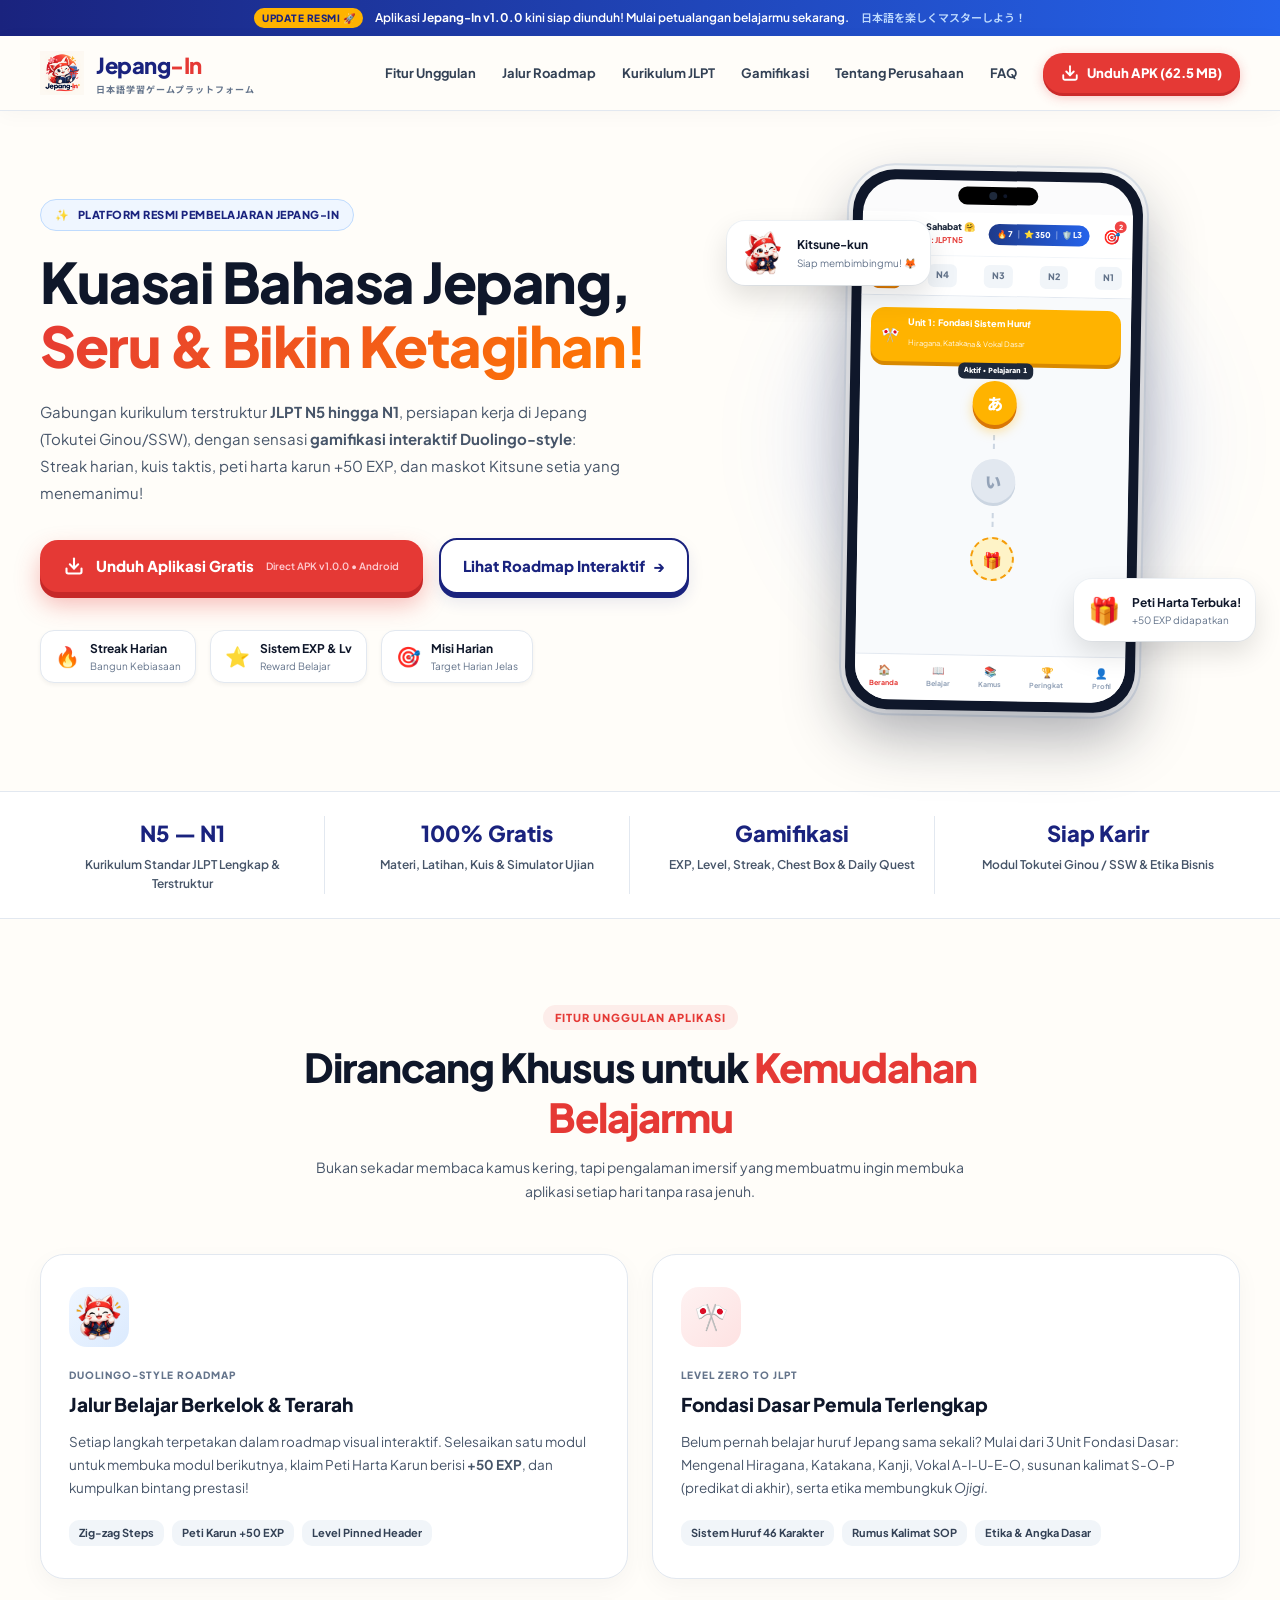
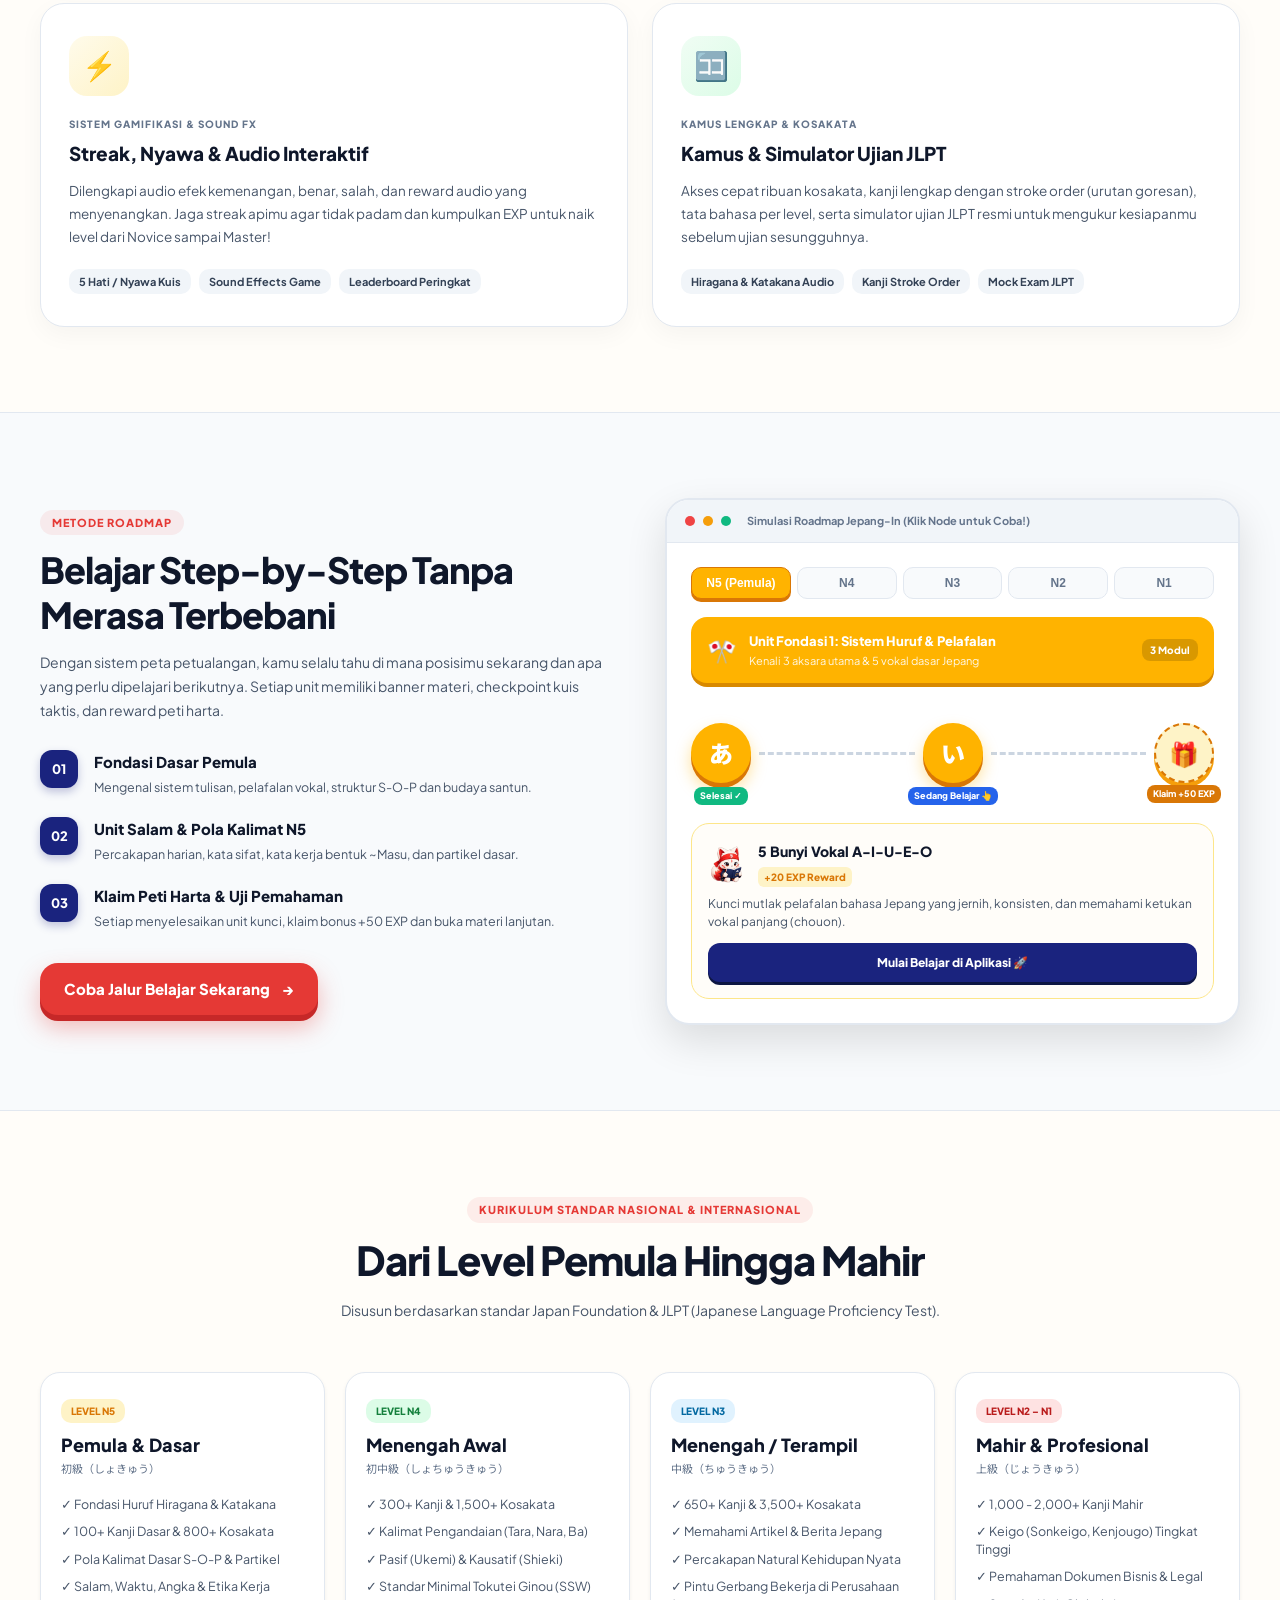
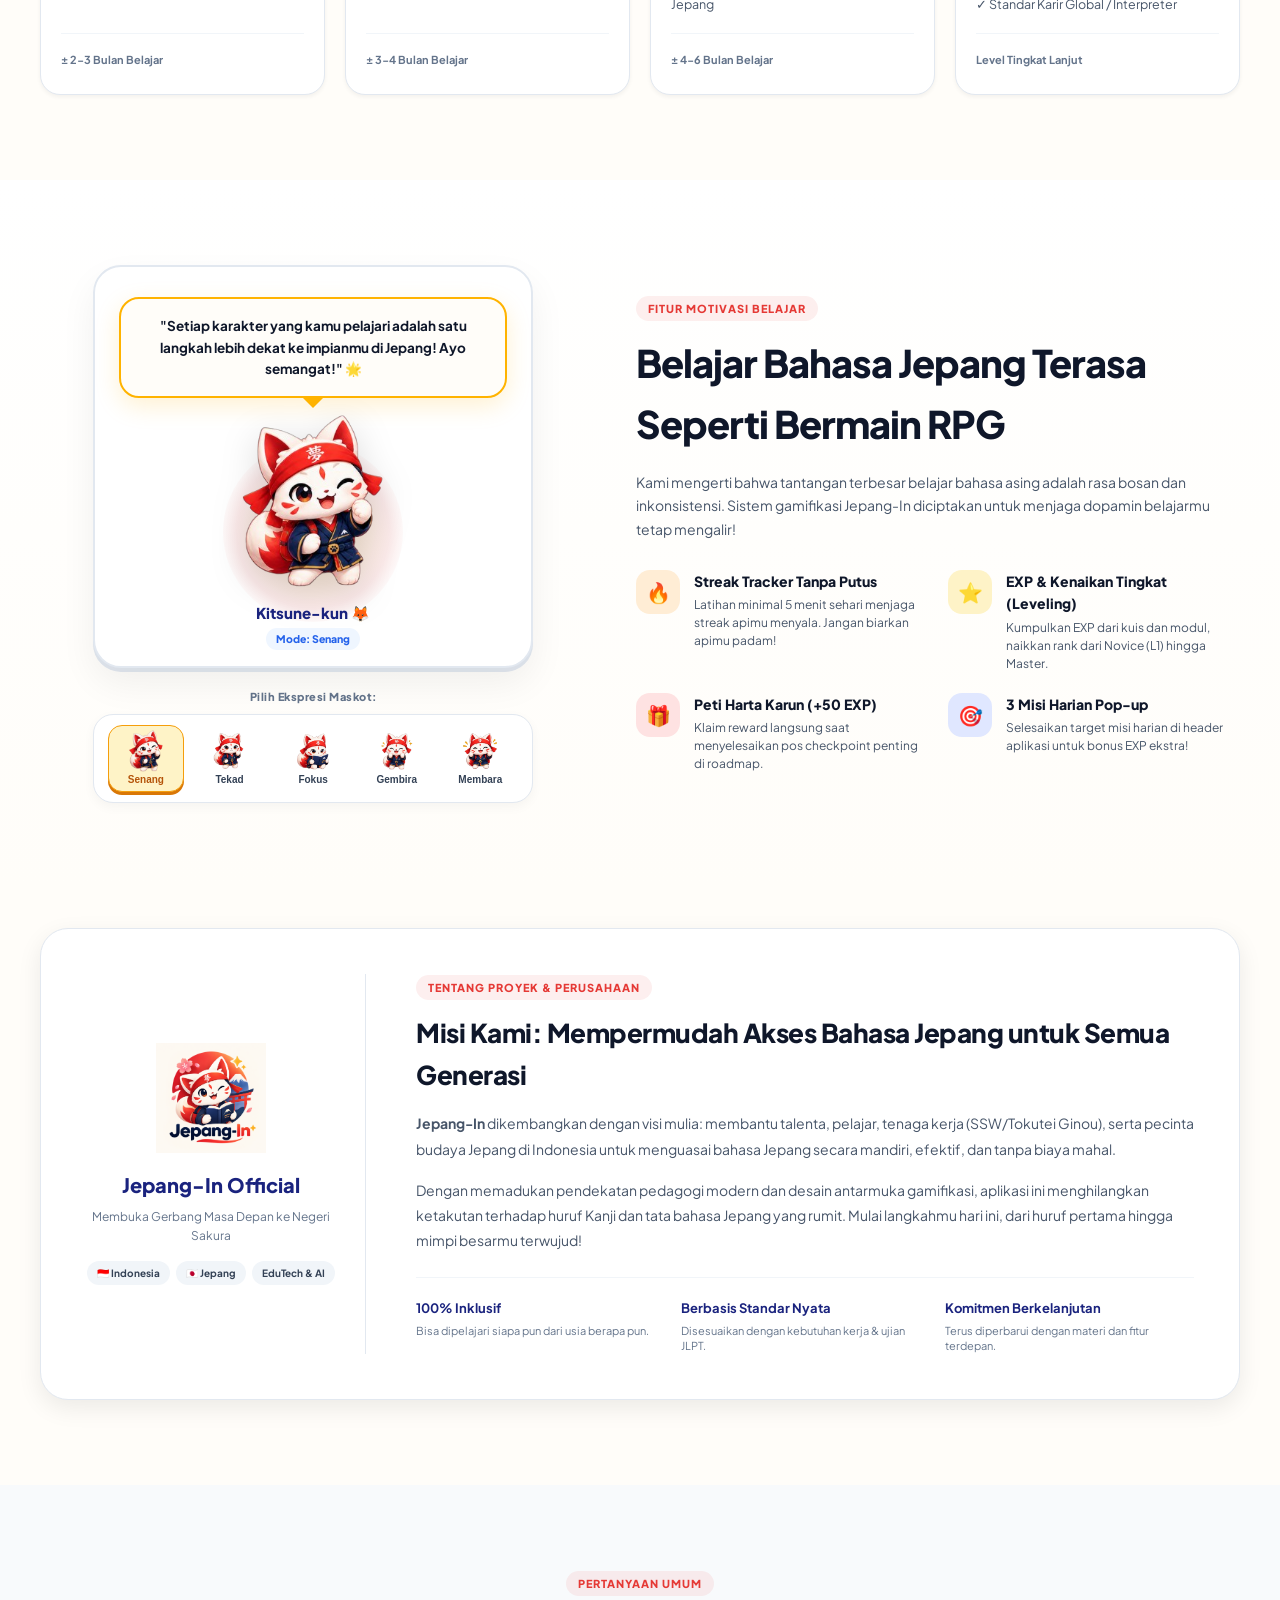
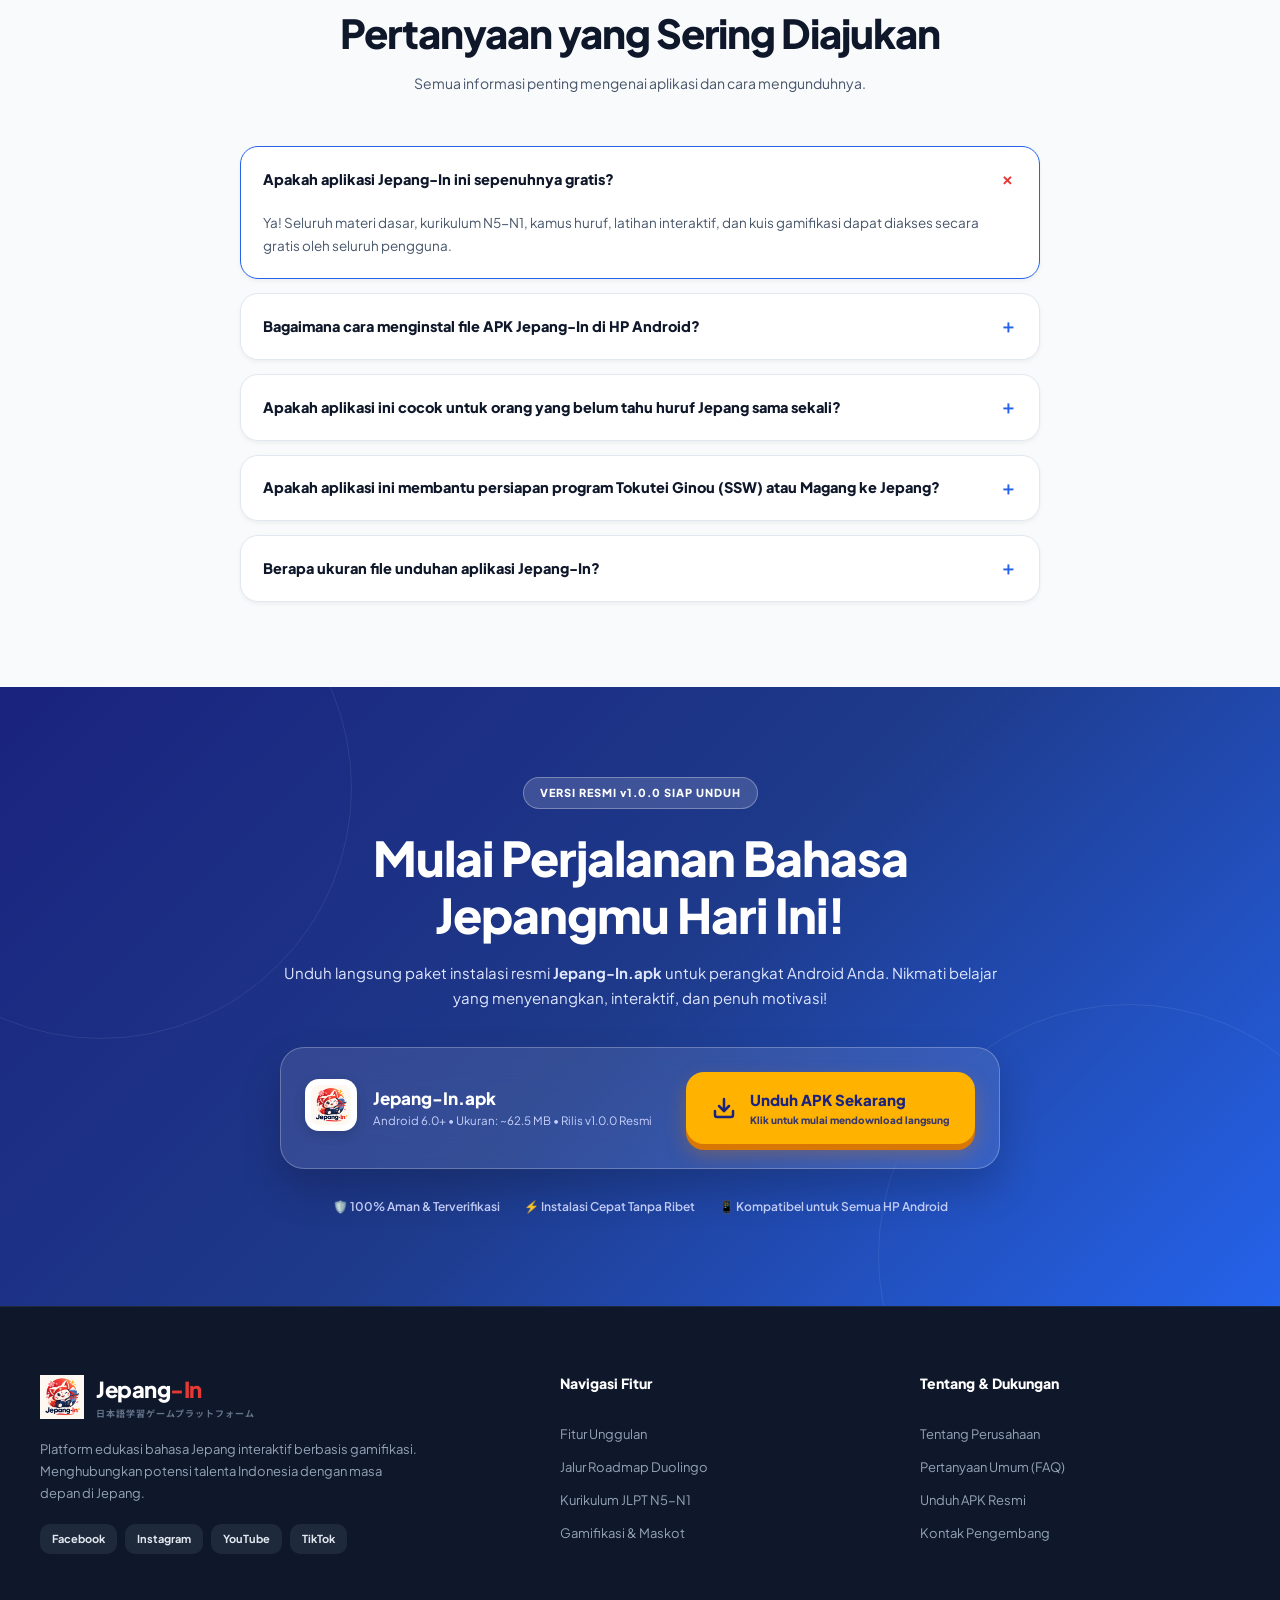
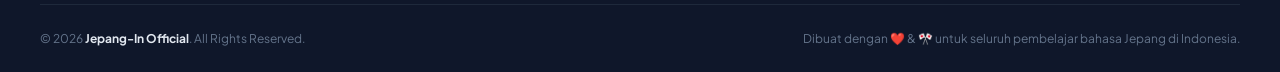
<file: index.html>
<!DOCTYPE html>
<html lang="id">
<head>
  <meta charset="utf-8">
  <meta name="viewport" content="width=device-width, initial-scale=1.0">
  <meta name="theme-color" content="#1A237E">
  <meta name="description" content="Jepang-In — Website Resmi Aplikasi Belajar Bahasa Jepang Interaktif & Gamifikasi Duolingo-style. Dari Nol sampai Lulus JLPT N5-N1!">
  <meta name="keywords" content="Jepang-In, Belajar Bahasa Jepang, JLPT N5, Hiragana, Katakana, Kanji, Tokutei Ginou, SSW, Gamifikasi">
  <title>Jepang-In — Official Company & App Platform | Belajar Bahasa Jepang Seru & Interaktif</title>

  <!-- Google Fonts: Plus Jakarta Sans & Noto Sans JP -->
  <link rel="preconnect" href="https://fonts.googleapis.com">
  <link rel="preconnect" href="https://fonts.gstatic.com" crossorigin>
  <link href="https://fonts.googleapis.com/css2?family=Noto+Sans+JP:wght@400;500;700;900&family=Plus+Jakarta+Sans:wght@400;500;600;700;800&display=swap" rel="stylesheet">

  <link rel="stylesheet" href="styles.css">
  <link rel="icon" href="assets/images/logo.png" type="image/png">
</head>
<body>

  <!-- Top Announcement Bar -->
  <div class="announcement">
    <div class="wrap ann-content">
      <span class="badge-pill">UPDATE RESMI 🚀</span>
      <span>Aplikasi <strong>Jepang-In v1.0.0</strong> kini siap diunduh! Mulai petualangan belajarmu sekarang.</span>
      <span class="jp-tag">日本語を楽しくマスターしよう！</span>
    </div>
  </div>

  <!-- Navbar -->
  <header>
    <nav class="nav wrap">
      <a class="brand" href="#home">
        <img src="assets/images/logo.png" alt="Logo Jepang-In" class="logo-img">
        <div class="brand-text">
          <span class="brand-name">Jepang<span class="brand-accent">-In</span></span>
          <small class="brand-tagline">日本語学習ゲームプラットフォーム</small>
        </div>
      </a>

      <button class="menu-btn" aria-label="Buka Menu Navigasi">
        <span></span>
        <span></span>
        <span></span>
      </button>

      <div class="links">
        <a href="#features">Fitur Unggulan</a>
        <a href="#roadmap">Jalur Roadmap</a>
        <a href="#curriculum">Kurikulum JLPT</a>
        <a href="#gamification">Gamifikasi</a>
        <a href="#company">Tentang Perusahaan</a>
        <a href="#faq">FAQ</a>
        <a class="nav-download-btn" href="#download">
          <svg width="18" height="18" viewBox="0 0 24 24" fill="none" stroke="currentColor" stroke-width="2.5" stroke-linecap="round" stroke-linejoin="round"><path d="M21 15v4a2 2 0 0 1-2 2H5a2 2 0 0 1-2-2v-4"/><polyline points="7 10 12 15 17 10"/><line x1="12" y1="15" x2="12" y2="3"/></svg>
          Unduh APK (62.5 MB)
        </a>
      </div>
    </nav>
  </header>

  <main>
    <!-- HERO SECTION -->
    <section class="hero wrap" id="home">
      <div class="hero-copy">
        <div class="hero-chip">
          <span class="sparkle">✨</span>
          <span>PLATFORM RESMI PEMBELAJARAN JEPANG-IN</span>
        </div>
        <h1>
          Kuasai Bahasa Jepang,<br>
          <span class="hero-gradient">Seru & Bikin Ketagihan!</span>
        </h1>
        <p class="hero-desc">
          Gabungan kurikulum terstruktur <strong>JLPT N5 hingga N1</strong>, persiapan kerja di Jepang (Tokutei Ginou/SSW), dengan sensasi <strong>gamifikasi interaktif Duolingo-style</strong>: Streak harian, kuis taktis, peti harta karun +50 EXP, dan maskot Kitsune setia yang menemanimu!
        </p>

        <div class="hero-cta-group">
          <a class="btn-primary" href="#download">
            <svg width="20" height="20" viewBox="0 0 24 24" fill="none" stroke="currentColor" stroke-width="2.5" stroke-linecap="round" stroke-linejoin="round"><path d="M21 15v4a2 2 0 0 1-2 2H5a2 2 0 0 1-2-2v-4"/><polyline points="7 10 12 15 17 10"/><line x1="12" y1="15" x2="12" y2="3"/></svg>
            <span>Unduh Aplikasi Gratis</span>
            <small class="btn-subtext">Direct APK v1.0.0 • Android</small>
          </a>
          <a class="btn-secondary" href="#roadmap">
            <span>Lihat Roadmap Interaktif</span>
            <span class="arrow-right">→</span>
          </a>
        </div>

        <div class="hero-stats-banner">
          <div class="stat-pill">
            <span class="icon">🔥</span>
            <div>
              <strong>Streak Harian</strong>
              <small>Bangun Kebiasaan</small>
            </div>
          </div>
          <div class="stat-pill">
            <span class="icon">⭐</span>
            <div>
              <strong>Sistem EXP & Lv</strong>
              <small>Reward Belajar</small>
            </div>
          </div>
          <div class="stat-pill">
            <span class="icon">🎯</span>
            <div>
              <strong>Misi Harian</strong>
              <small>Target Harian Jelas</small>
            </div>
          </div>
        </div>
      </div>

      <!-- Hero Interactive Visual: Phone Mockup with App Theme -->
      <div class="hero-visual">
        <div class="ambient-glow"></div>

        <!-- Floating Mascot Badge -->
        <div class="floating-badge mascot-float">
          <img src="assets/images/maskot/Senang.png" alt="Maskot Jepang-In Senang" class="badge-mascot-img">
          <div>
            <strong>Kitsune-kun</strong>
            <small>Siap membimbingmu! 🦊</small>
          </div>
        </div>

        <!-- Floating XP Toast -->
        <div class="floating-badge xp-float">
          <span class="badge-icon">🎁</span>
          <div>
            <strong>Peti Harta Terbuka!</strong>
            <small>+50 EXP didapatkan</small>
          </div>
        </div>

        <!-- App Frame Mockup -->
        <div class="phone-frame">
          <div class="phone-camera-island">
            <span class="camera-lens"></span>
            <span class="camera-sensor"></span>
          </div>

          <div class="phone-inner">
            <!-- App Header Mock -->
            <div class="app-header-mock">
              <div class="app-user-mock">
                <img src="assets/images/logo.png" alt="Logo" class="mini-logo">
                <div>
                  <span class="user-greeting">Hai, Sahabat 🤗</span>
                  <span class="user-target">Target: JLPT N5</span>
                </div>
              </div>
              <div class="stats-capsule-mock">
                <span>🔥 7</span>
                <span class="sep">|</span>
                <span>⭐ 350</span>
                <span class="sep">|</span>
                <span>🛡️ L3</span>
              </div>
              <div class="mission-btn-mock">🎯<span class="dot">2</span></div>
            </div>

            <!-- Level Selector Bar (Pinned) -->
            <div class="level-tabs-mock">
              <span class="tab-item active">N5</span>
              <span class="tab-item">N4</span>
              <span class="tab-item">N3</span>
              <span class="tab-item">N2</span>
              <span class="tab-item">N1</span>
            </div>

            <!-- Roadmap Preview In Phone -->
            <div class="roadmap-mock-scroll">
              <div class="unit-banner-mock">
                <span class="unit-icon">🎌</span>
                <div>
                  <h4>Unit 1: Fondasi Sistem Huruf</h4>
                  <small>Hiragana, Katakana & Vokal Dasar</small>
                </div>
              </div>

              <!-- Node zigzag -->
              <div class="nodes-container-mock">
                <div class="node-mock node-active pulse-glow">
                  <span>あ</span>
                  <small class="node-tooltip">Aktif • Pelajaran 1</small>
                </div>
                <div class="node-path-dash"></div>
                <div class="node-mock node-locked">
                  <span>い</span>
                </div>
                <div class="node-path-dash"></div>
                <div class="node-mock node-chest">
                  <span>🎁</span>
                </div>
              </div>
            </div>

            <!-- Bottom Navigation Bar Mock -->
            <div class="app-bottom-nav-mock">
              <div class="nav-mock-item active">
                <span>🏠</span>
                <small>Beranda</small>
              </div>
              <div class="nav-mock-item">
                <span>📖</span>
                <small>Belajar</small>
              </div>
              <div class="nav-mock-item">
                <span>📚</span>
                <small>Kamus</small>
              </div>
              <div class="nav-mock-item">
                <span>🏆</span>
                <small>Peringkat</small>
              </div>
              <div class="nav-mock-item">
                <span>👤</span>
                <small>Profil</small>
              </div>
            </div>
          </div>
        </div>
      </div>
    </section>

    <!-- HIGHLIGHT STATS TICKER -->
    <section class="quick-facts-bar">
      <div class="wrap facts-grid">
        <div class="fact-card">
          <div class="fact-num">N5 — N1</div>
          <div class="fact-label">Kurikulum Standar JLPT Lengkap & Terstruktur</div>
        </div>
        <div class="fact-card">
          <div class="fact-num">100% Gratis</div>
          <div class="fact-label">Materi, Latihan, Kuis & Simulator Ujian</div>
        </div>
        <div class="fact-card">
          <div class="fact-num">Gamifikasi</div>
          <div class="fact-label">EXP, Level, Streak, Chest Box & Daily Quest</div>
        </div>
        <div class="fact-card">
          <div class="fact-num">Siap Karir</div>
          <div class="fact-label">Modul Tokutei Ginou / SSW & Etika Bisnis</div>
        </div>
      </div>
    </section>

    <!-- CORE FEATURES SECTION -->
    <section class="section" id="features">
      <div class="wrap">
        <div class="section-header text-center">
          <span class="section-tag">FITUR UNGGULAN APLIKASI</span>
          <h2>Dirancang Khusus untuk <span class="highlight-text">Kemudahan Belajarmu</span></h2>
          <p class="section-subtitle">
            Bukan sekadar membaca kamus kering, tapi pengalaman imersif yang membuatmu ingin membuka aplikasi setiap hari tanpa rasa jenuh.
          </p>
        </div>

        <div class="features-grid">
          <!-- Feature 1 -->
          <article class="feature-card royal-blue-card">
            <div class="feature-icon-wrapper blue-grad">
              <img src="assets/images/maskot/Semangat.png" alt="Maskot Semangat" class="feature-mascot-icon">
            </div>
            <div class="feature-tag">DUOLINGO-STYLE ROADMAP</div>
            <h3>Jalur Belajar Berkelok & Terarah</h3>
            <p>
              Setiap langkah terpetakan dalam roadmap visual interaktif. Selesaikan satu modul untuk membuka modul berikutnya, klaim Peti Harta Karun berisi <strong>+50 EXP</strong>, dan kumpulkan bintang prestasi!
            </p>
            <div class="feature-pill-list">
              <span>Zig-zag Steps</span>
              <span>Peti Karun +50 EXP</span>
              <span>Level Pinned Header</span>
            </div>
          </article>

          <!-- Feature 2 -->
          <article class="feature-card red-card">
            <div class="feature-icon-wrapper red-grad">
              <span class="card-large-icon">🎌</span>
            </div>
            <div class="feature-tag">LEVEL ZERO TO JLPT</div>
            <h3>Fondasi Dasar Pemula Terlengkap</h3>
            <p>
              Belum pernah belajar huruf Jepang sama sekali? Mulai dari 3 Unit Fondasi Dasar: Mengenal Hiragana, Katakana, Kanji, Vokal A-I-U-E-O, susunan kalimat S-O-P (predikat di akhir), serta etika membungkuk <em>Ojigi</em>.
            </p>
            <div class="feature-pill-list">
              <span>Sistem Huruf 46 Karakter</span>
              <span>Rumus Kalimat SOP</span>
              <span>Etika & Angka Dasar</span>
            </div>
          </article>

          <!-- Feature 3 -->
          <article class="feature-card amber-card">
            <div class="feature-icon-wrapper amber-grad">
              <span class="card-large-icon">⚡</span>
            </div>
            <div class="feature-tag">SISTEM GAMIFIKASI & SOUND FX</div>
            <h3>Streak, Nyawa & Audio Interaktif</h3>
            <p>
              Dilengkapi audio efek kemenangan, benar, salah, dan reward audio yang menyenangkan. Jaga streak apimu agar tidak padam dan kumpulkan EXP untuk naik level dari Novice sampai Master!
            </p>
            <div class="feature-pill-list">
              <span>5 Hati / Nyawa Kuis</span>
              <span>Sound Effects Game</span>
              <span>Leaderboard Peringkat</span>
            </div>
          </article>

          <!-- Feature 4 -->
          <article class="feature-card green-card">
            <div class="feature-icon-wrapper green-grad">
              <span class="card-large-icon">🈁</span>
            </div>
            <div class="feature-tag">KAMUS LENGKAP & KOSAKATA</div>
            <h3>Kamus & Simulator Ujian JLPT</h3>
            <p>
              Akses cepat ribuan kosakata, kanji lengkap dengan stroke order (urutan goresan), tata bahasa per level, serta simulator ujian JLPT resmi untuk mengukur kesiapanmu sebelum ujian sesungguhnya.
            </p>
            <div class="feature-pill-list">
              <span>Hiragana & Katakana Audio</span>
              <span>Kanji Stroke Order</span>
              <span>Mock Exam JLPT</span>
            </div>
          </article>
        </div>
      </div>
    </section>

    <!-- ROADMAP INTERACTIVE SPOTLIGHT -->
    <section class="section roadmap-section" id="roadmap">
      <div class="wrap">
        <div class="roadmap-layout">
          <div class="roadmap-copy">
            <span class="section-tag">METODE ROADMAP</span>
            <h2>Belajar Step-by-Step Tanpa Merasa Terbebani</h2>
            <p>
              Dengan sistem peta petualangan, kamu selalu tahu di mana posisimu sekarang dan apa yang perlu dipelajari berikutnya. Setiap unit memiliki banner materi, checkpoint kuis taktis, dan reward peti harta.
            </p>

            <div class="roadmap-steps-list">
              <div class="r-step">
                <span class="r-step-num">01</span>
                <div>
                  <h4>Fondasi Dasar Pemula</h4>
                  <p>Mengenal sistem tulisan, pelafalan vokal, struktur S-O-P dan budaya santun.</p>
                </div>
              </div>
              <div class="r-step">
                <span class="r-step-num">02</span>
                <div>
                  <h4>Unit Salam & Pola Kalimat N5</h4>
                  <p>Percakapan harian, kata sifat, kata kerja bentuk ~Masu, dan partikel dasar.</p>
                </div>
              </div>
              <div class="r-step">
                <span class="r-step-num">03</span>
                <div>
                  <h4>Klaim Peti Harta & Uji Pemahaman</h4>
                  <p>Setiap menyelesaikan unit kunci, klaim bonus +50 EXP dan buka materi lanjutan.</p>
                </div>
              </div>
            </div>

            <div class="roadmap-action">
              <a href="#download" class="btn-primary">
                <span>Coba Jalur Belajar Sekarang</span>
                <span class="arrow-right">→</span>
              </a>
            </div>
          </div>

          <!-- Interactive Showcase Box -->
          <div class="roadmap-interactive-box">
            <div class="interactive-top-header">
              <span class="circle-dot red"></span>
              <span class="circle-dot yellow"></span>
              <span class="circle-dot green"></span>
              <span class="box-title">Simulasi Roadmap Jepang-In (Klik Node untuk Coba!)</span>
            </div>

            <div class="interactive-body">
              <div class="interactive-level-selector">
                <button class="lvl-btn active" data-level="N5">N5 (Pemula)</button>
                <button class="lvl-btn" data-level="N4">N4</button>
                <button class="lvl-btn" data-level="N3">N3</button>
                <button class="lvl-btn" data-level="N2">N2</button>
                <button class="lvl-btn" data-level="N1">N1</button>
              </div>

              <div class="interactive-unit-banner" id="interactiveBanner">
                <span class="banner-icon">🎌</span>
                <div class="banner-info">
                  <h4 id="bannerTitle">Unit Fondasi 1: Sistem Huruf & Pelafalan</h4>
                  <p id="bannerDesc">Kenali 3 aksara utama & 5 vokal dasar Jepang</p>
                </div>
                <span class="banner-badge">3 Modul</span>
              </div>

              <!-- Interactive Node Tree -->
              <div class="interactive-tree" id="interactiveTree">
                <div class="demo-node active-node" data-title="3 Jenis Huruf & Romaji" data-xp="20" data-desc="Pahami Hiragana, Katakana, dan Kanji yang saling melengkapi.">
                  <span class="node-letter">あ</span>
                  <span class="node-badge">Selesai ✓</span>
                </div>
                <div class="tree-dash-line"></div>
                <div class="demo-node active-node current-node" data-title="5 Bunyi Vokal A-I-U-E-O" data-xp="20" data-desc="Lafal murni 5 vokal dasar dan ketukan vokal panjang.">
                  <span class="node-letter">い</span>
                  <span class="node-badge pulse">Sedang Belajar 👆</span>
                </div>
                <div class="tree-dash-line"></div>
                <div class="demo-node chest-node" data-title="Peti Harta Karun Fondasi" data-xp="50" data-desc="Klaim hadiah 50 EXP untuk pencapaian fondasimu!">
                  <span class="node-letter">🎁</span>
                  <span class="node-badge gold">Klaim +50 EXP</span>
                </div>
              </div>

              <!-- Node Feedback Card -->
              <div class="node-feedback-card" id="nodeFeedback">
                <div class="feedback-header">
                  <img src="assets/images/maskot/Fokus.png" alt="Maskot Fokus" class="feedback-mascot" id="feedbackMascot">
                  <div>
                    <h5 id="feedbackTitle">5 Bunyi Vokal A-I-U-E-O</h5>
                    <span class="xp-tag" id="feedbackXp">+20 EXP Reward</span>
                  </div>
                </div>
                <p id="feedbackDesc">Kunci mutlak pelafalan bahasa Jepang yang jernih, konsisten, dan memahami ketukan vokal panjang (chouon).</p>
                <a href="#download" class="demo-start-btn">Mulai Belajar di Aplikasi 🚀</a>
              </div>
            </div>
          </div>
        </div>
      </div>
    </section>

    <!-- CURRICULUM LEVELS SECTION -->
    <section class="section curriculum-section" id="curriculum">
      <div class="wrap">
        <div class="section-header text-center">
          <span class="section-tag">KURIKULUM STANDAR NASIONAL & INTERNASIONAL</span>
          <h2>Dari Level Pemula Hingga Mahir</h2>
          <p class="section-subtitle">
            Disusun berdasarkan standar Japan Foundation & JLPT (Japanese Language Proficiency Test).
          </p>
        </div>

        <div class="curriculum-grid">
          <!-- Card N5 -->
          <div class="curriculum-card curr-n5">
            <div class="curr-header">
              <span class="curr-badge">LEVEL N5</span>
              <h3>Pemula & Dasar</h3>
              <p class="jp-sub">初級（しょきゅう）</p>
            </div>
            <ul class="curr-topics">
              <li>✓ Fondasi Huruf Hiragana & Katakana</li>
              <li>✓ 100+ Kanji Dasar & 800+ Kosakata</li>
              <li>✓ Pola Kalimat Dasar S-O-P & Partikel</li>
              <li>✓ Salam, Waktu, Angka & Etika Kerja</li>
            </ul>
            <div class="curr-footer">
              <span class="curr-duration">± 2-3 Bulan Belajar</span>
            </div>
          </div>

          <!-- Card N4 -->
          <div class="curriculum-card curr-n4">
            <div class="curr-header">
              <span class="curr-badge">LEVEL N4</span>
              <h3>Menengah Awal</h3>
              <p class="jp-sub">初中級（しょちゅうきゅう）</p>
            </div>
            <ul class="curr-topics">
              <li>✓ 300+ Kanji & 1,500+ Kosakata</li>
              <li>✓ Kalimat Pengandaian (Tara, Nara, Ba)</li>
              <li>✓ Pasif (Ukemi) & Kausatif (Shieki)</li>
              <li>✓ Standar Minimal Tokutei Ginou (SSW)</li>
            </ul>
            <div class="curr-footer">
              <span class="curr-duration">± 3-4 Bulan Belajar</span>
            </div>
          </div>

          <!-- Card N3 -->
          <div class="curriculum-card curr-n3">
            <div class="curr-header">
              <span class="curr-badge">LEVEL N3</span>
              <h3>Menengah / Terampil</h3>
              <p class="jp-sub">中級（ちゅうきゅう）</p>
            </div>
            <ul class="curr-topics">
              <li>✓ 650+ Kanji & 3,500+ Kosakata</li>
              <li>✓ Memahami Artikel & Berita Jepang</li>
              <li>✓ Percakapan Natural Kehidupan Nyata</li>
              <li>✓ Pintu Gerbang Bekerja di Perusahaan Jepang</li>
            </ul>
            <div class="curr-footer">
              <span class="curr-duration">± 4-6 Bulan Belajar</span>
            </div>
          </div>

          <!-- Card N2 & N1 -->
          <div class="curriculum-card curr-n1">
            <div class="curr-header">
              <span class="curr-badge">LEVEL N2 – N1</span>
              <h3>Mahir & Profesional</h3>
              <p class="jp-sub">上級（じょうきゅう）</p>
            </div>
            <ul class="curr-topics">
              <li>✓ 1,000 - 2,000+ Kanji Mahir</li>
              <li>✓ Keigo (Sonkeigo, Kenjougo) Tingkat Tinggi</li>
              <li>✓ Pemahaman Dokumen Bisnis & Legal</li>
              <li>✓ Standar Karir Global / Interpreter</li>
            </ul>
            <div class="curr-footer">
              <span class="curr-duration">Level Tingkat Lanjut</span>
            </div>
          </div>
        </div>
      </div>
    </section>

    <!-- GAMIFICATION & MASCOT SHOWCASE -->
    <section class="section gamification-section" id="gamification">
      <div class="wrap">
        <div class="gamification-layout">
          <div class="mascot-gallery">
            <!-- Kartu Interaktif Maskot Utama -->
            <div class="mascot-card-stage">
              <!-- Balon Dialog di Atas Maskot -->
              <div class="speech-bubble-wrapper">
                <div class="mascot-speech-bubble" id="mascotSpeech">
                  "Setiap karakter yang kamu pelajari adalah satu langkah lebih dekat ke impianmu di Jepang! Ayo semangat!" 🌟
                </div>
                <div class="bubble-tail"></div>
              </div>

              <!-- Maskot Karakter Utama (Dynamic PNG) -->
              <div class="mascot-avatar-container">
                <div class="mascot-bg-aura"></div>
                <img src="assets/images/maskot/Senang.png" alt="Maskot Jepang-In" class="mascot-hero-render" id="mascotHeroImg">
                <div class="mascot-name-plate">
                  <span class="mascot-name">Kitsune-kun 🦊</span>
                  <span class="mascot-sub" id="mascotStatusText">Mode: Senang</span>
                </div>
              </div>
            </div>

            <!-- Tombol Pilihan Ekspresi Interaktif -->
            <div class="mascot-emotions-control">
              <span class="control-label">Pilih Ekspresi Maskot:</span>
              <div class="mascot-emotions-row">
                <button class="emotion-item active" data-emotion="Senang" data-src="assets/images/maskot/Senang.png" title="Senang">
                  <img src="assets/images/maskot/Senang.png" alt="Senang">
                  <span>Senang</span>
                </button>
                <button class="emotion-item" data-emotion="Tekad" data-src="assets/images/maskot/Determinasi.png" title="Tekad">
                  <img src="assets/images/maskot/Determinasi.png" alt="Determinasi">
                  <span>Tekad</span>
                </button>
                <button class="emotion-item" data-emotion="Fokus" data-src="assets/images/maskot/Fokus.png" title="Fokus">
                  <img src="assets/images/maskot/Fokus.png" alt="Fokus">
                  <span>Fokus</span>
                </button>
                <button class="emotion-item" data-emotion="Gembira" data-src="assets/images/maskot/Tertawa.png" title="Gembira">
                  <img src="assets/images/maskot/Tertawa.png" alt="Gembira">
                  <span>Gembira</span>
                </button>
                <button class="emotion-item" data-emotion="Membara" data-src="assets/images/maskot/Semangat.png" title="Membara">
                  <img src="assets/images/maskot/Semangat.png" alt="Membara">
                  <span>Membara</span>
                </button>
              </div>
            </div>
          </div>

          <div class="gamification-copy">
            <span class="section-tag">FITUR MOTIVASI BELAJAR</span>
            <h2>Belajar Bahasa Jepang Terasa Seperti Bermain RPG</h2>
            <p>
              Kami mengerti bahwa tantangan terbesar belajar bahasa asing adalah rasa bosan dan inkonsistensi. Sistem gamifikasi Jepang-In diciptakan untuk menjaga dopamin belajarmu tetap mengalir!
            </p>

            <div class="gamify-features-list">
              <div class="g-item">
                <div class="g-icon fire">🔥</div>
                <div>
                  <h4>Streak Tracker Tanpa Putus</h4>
                  <p>Latihan minimal 5 menit sehari menjaga streak apimu menyala. Jangan biarkan apimu padam!</p>
                </div>
              </div>

              <div class="g-item">
                <div class="g-icon star">⭐</div>
                <div>
                  <h4>EXP & Kenaikan Tingkat (Leveling)</h4>
                  <p>Kumpulkan EXP dari kuis dan modul, naikkan rank dari Novice (L1) hingga Master.</p>
                </div>
              </div>

              <div class="g-item">
                <div class="g-icon chest">🎁</div>
                <div>
                  <h4>Peti Harta Karun (+50 EXP)</h4>
                  <p>Klaim reward langsung saat menyelesaikan pos checkpoint penting di roadmap.</p>
                </div>
              </div>

              <div class="g-item">
                <div class="g-icon target">🎯</div>
                <div>
                  <h4>3 Misi Harian Pop-up</h4>
                  <p>Selesaikan target misi harian di header aplikasi untuk bonus EXP ekstra!</p>
                </div>
              </div>
            </div>
          </div>
        </div>
      </div>
    </section>

    <!-- COMPANY / ABOUT SECTION -->
    <section class="section company-section" id="company">
      <div class="wrap">
        <div class="company-card">
          <div class="company-grid">
            <div class="company-brand-col">
              <img src="assets/images/logo.png" alt="Logo Jepang-In Resmi" class="company-logo-large">
              <h3>Jepang-In Official</h3>
              <p class="company-slogan">Membuka Gerbang Masa Depan ke Negeri Sakura</p>
              <div class="company-pills">
                <span>🇮🇩 Indonesia</span>
                <span>🇯🇵 Jepang</span>
                <span>EduTech & AI</span>
              </div>
            </div>

            <div class="company-text-col">
              <span class="section-tag">TENTANG PROYEK & PERUSAHAAN</span>
              <h2>Misi Kami: Mempermudah Akses Bahasa Jepang untuk Semua Generasi</h2>
              <p>
                <strong>Jepang-In</strong> dikembangkan dengan visi mulia: membantu talenta, pelajar, tenaga kerja (SSW/Tokutei Ginou), serta pecinta budaya Jepang di Indonesia untuk menguasai bahasa Jepang secara mandiri, efektif, dan tanpa biaya mahal.
              </p>
              <p>
                Dengan memadukan pendekatan pedagogi modern dan desain antarmuka gamifikasi, aplikasi ini menghilangkan ketakutan terhadap huruf Kanji dan tata bahasa Jepang yang rumit. Mulai langkahmu hari ini, dari huruf pertama hingga mimpi besarmu terwujud!
              </p>

              <div class="company-values">
                <div class="c-val">
                  <strong>100% Inklusif</strong>
                  <small>Bisa dipelajari siapa pun dari usia berapa pun.</small>
                </div>
                <div class="c-val">
                  <strong>Berbasis Standar Nyata</strong>
                  <small>Disesuaikan dengan kebutuhan kerja & ujian JLPT.</small>
                </div>
                <div class="c-val">
                  <strong>Komitmen Berkelanjutan</strong>
                  <small>Terus diperbarui dengan materi dan fitur terdepan.</small>
                </div>
              </div>
            </div>
          </div>
        </div>
      </div>
    </section>

    <!-- FAQ SECTION -->
    <section class="section faq-section" id="faq">
      <div class="wrap">
        <div class="section-header text-center">
          <span class="section-tag">PERTANYAAN UMUM</span>
          <h2>Pertanyaan yang Sering Diajukan</h2>
          <p class="section-subtitle">Semua informasi penting mengenai aplikasi dan cara mengunduhnya.</p>
        </div>

        <div class="faq-container">
          <details class="faq-item" open>
            <summary>
              <span>Apakah aplikasi Jepang-In ini sepenuhnya gratis?</span>
              <span class="faq-toggle-icon">＋</span>
            </summary>
            <div class="faq-body">
              <p>Ya! Seluruh materi dasar, kurikulum N5-N1, kamus huruf, latihan interaktif, dan kuis gamifikasi dapat diakses secara gratis oleh seluruh pengguna.</p>
            </div>
          </details>

          <details class="faq-item">
            <summary>
              <span>Bagaimana cara menginstal file APK Jepang-In di HP Android?</span>
              <span class="faq-toggle-icon">＋</span>
            </summary>
            <div class="faq-body">
              <p>Cukup klik tombol <strong>"Unduh APK Sekarang"</strong> pada bagian bawah website ini. Setelah file <code>Jepang-In.apk</code> selesai diunduh, buka file tersebut di perangkat Android Anda, izinkan instalasi dari sumber terpercaya (Unknown Sources jika diminta), lalu ikuti panduan instalasi hingga selesai.</p>
            </div>
          </details>

          <details class="faq-item">
            <summary>
              <span>Apakah aplikasi ini cocok untuk orang yang belum tahu huruf Jepang sama sekali?</span>
              <span class="faq-toggle-icon">＋</span>
            </summary>
            <div class="faq-body">
              <p>Sangat cocok! Kami telah merancang modul khusus <strong>Unit Fondasi Dasar Pemula (Zero to N5)</strong> yang mengajarkan huruf Hiragana, Katakana, vokal dasar, pelafalan audio, hingga susunan kalimat dari nol mutlak.</p>
            </div>
          </details>

          <details class="faq-item">
            <summary>
              <span>Apakah aplikasi ini membantu persiapan program Tokutei Ginou (SSW) atau Magang ke Jepang?</span>
              <span class="faq-toggle-icon">＋</span>
            </summary>
            <div class="faq-body">
              <p>Tentu saja! Materi mencakup kosakata lingkungan kerja, sopan santun komunikasi bisnis (*Aisatsu & Ojigi*), serta kurikulum standar JLPT N5 dan N4 yang menjadi syarat utama program SSW.</p>
            </div>
          </details>

          <details class="faq-item">
            <summary>
              <span>Berapa ukuran file unduhan aplikasi Jepang-In?</span>
              <span class="faq-toggle-icon">＋</span>
            </summary>
            <div class="faq-body">
              <p>Ukuran file installer resmi <code>Jepang-In.apk</code> adalah sekitar <strong>62.5 MB</strong>, sudah mencakup seluruh aset materi offline, audio sfx, kamus, dan modul visual.</p>
            </div>
          </details>
        </div>
      </div>
    </section>

    <!-- DOWNLOAD SECTION (MAIN CTA) -->
    <section class="download-section" id="download">
      <div class="wrap download-wrapper">
        <div class="download-content">
          <div class="download-badge">VERSI RESMI v1.0.0 SIAP UNDUH</div>
          <h2>Mulai Perjalanan Bahasa Jepangmu Hari Ini!</h2>
          <p>
            Unduh langsung paket instalasi resmi <strong>Jepang-In.apk</strong> untuk perangkat Android Anda. Nikmati belajar yang menyenangkan, interaktif, dan penuh motivasi!
          </p>

          <div class="apk-download-box">
            <div class="apk-meta-info">
              <div class="apk-icon-col">
                <img src="assets/images/logo.png" alt="App Icon" class="apk-icon">
              </div>
              <div class="apk-details">
                <span class="apk-filename">Jepang-In.apk</span>
                <span class="apk-specs">Android 6.0+ • Ukuran: ~62.5 MB • Rilis v1.0.0 Resmi</span>
              </div>
            </div>

            <!-- Direct Download Button linking to the APK file -->
            <a href="assets/downloads/Jepang-In.apk" download="Jepang-In.apk" class="btn-download-direct">
              <div class="btn-download-icon">
                <svg width="24" height="24" viewBox="0 0 24 24" fill="none" stroke="currentColor" stroke-width="2.5" stroke-linecap="round" stroke-linejoin="round"><path d="M21 15v4a2 2 0 0 1-2 2H5a2 2 0 0 1-2-2v-4"/><polyline points="7 10 12 15 17 10"/><line x1="12" y1="15" x2="12" y2="3"/></svg>
              </div>
              <div class="btn-download-text">
                <strong>Unduh APK Sekarang</strong>
                <small>Klik untuk mulai mendownload langsung</small>
              </div>
            </a>
          </div>

          <div class="download-guarantees">
            <span>🛡️ 100% Aman & Terverifikasi</span>
            <span>⚡ Instalasi Cepat Tanpa Ribet</span>
            <span>📱 Kompatibel untuk Semua HP Android</span>
          </div>
        </div>
      </div>
    </section>
  </main>

  <!-- FOOTER -->
  <footer>
    <div class="wrap footer-content">
      <div class="footer-brand-col">
        <a class="brand" href="#home">
          <img src="assets/images/logo.png" alt="Logo Jepang-In" class="logo-img">
          <div class="brand-text">
            <span class="brand-name">Jepang<span class="brand-accent">-In</span></span>
            <small class="brand-tagline">日本語学習ゲームプラットフォーム</small>
          </div>
        </a>
        <p class="footer-desc">
          Platform edukasi bahasa Jepang interaktif berbasis gamifikasi. Menghubungkan potensi talenta Indonesia dengan masa depan di Jepang.
        </p>
        <div class="footer-socials">
          <span class="social-chip">Facebook</span>
          <span class="social-chip">Instagram</span>
          <span class="social-chip">YouTube</span>
          <span class="social-chip">TikTok</span>
        </div>
      </div>

      <div class="footer-nav-col">
        <h5>Navigasi Fitur</h5>
        <a href="#features">Fitur Unggulan</a>
        <a href="#roadmap">Jalur Roadmap Duolingo</a>
        <a href="#curriculum">Kurikulum JLPT N5-N1</a>
        <a href="#gamification">Gamifikasi & Maskot</a>
      </div>

      <div class="footer-nav-col">
        <h5>Tentang & Dukungan</h5>
        <a href="#company">Tentang Perusahaan</a>
        <a href="#faq">Pertanyaan Umum (FAQ)</a>
        <a href="#download">Unduh APK Resmi</a>
        <a href="mailto:official@jepang-in.com">Kontak Pengembang</a>
      </div>
    </div>

    <div class="wrap copyright-row">
      <div>
        © <span id="currentYear"></span> <strong>Jepang-In Official</strong>. All Rights Reserved.
      </div>
      <div class="made-with-love">
        Dibuat dengan ❤️ & 🎌 untuk seluruh pembelajar bahasa Jepang di Indonesia.
      </div>
    </div>
  </footer>

  <script src="script.js"></script>
</body>
</html>
</file>
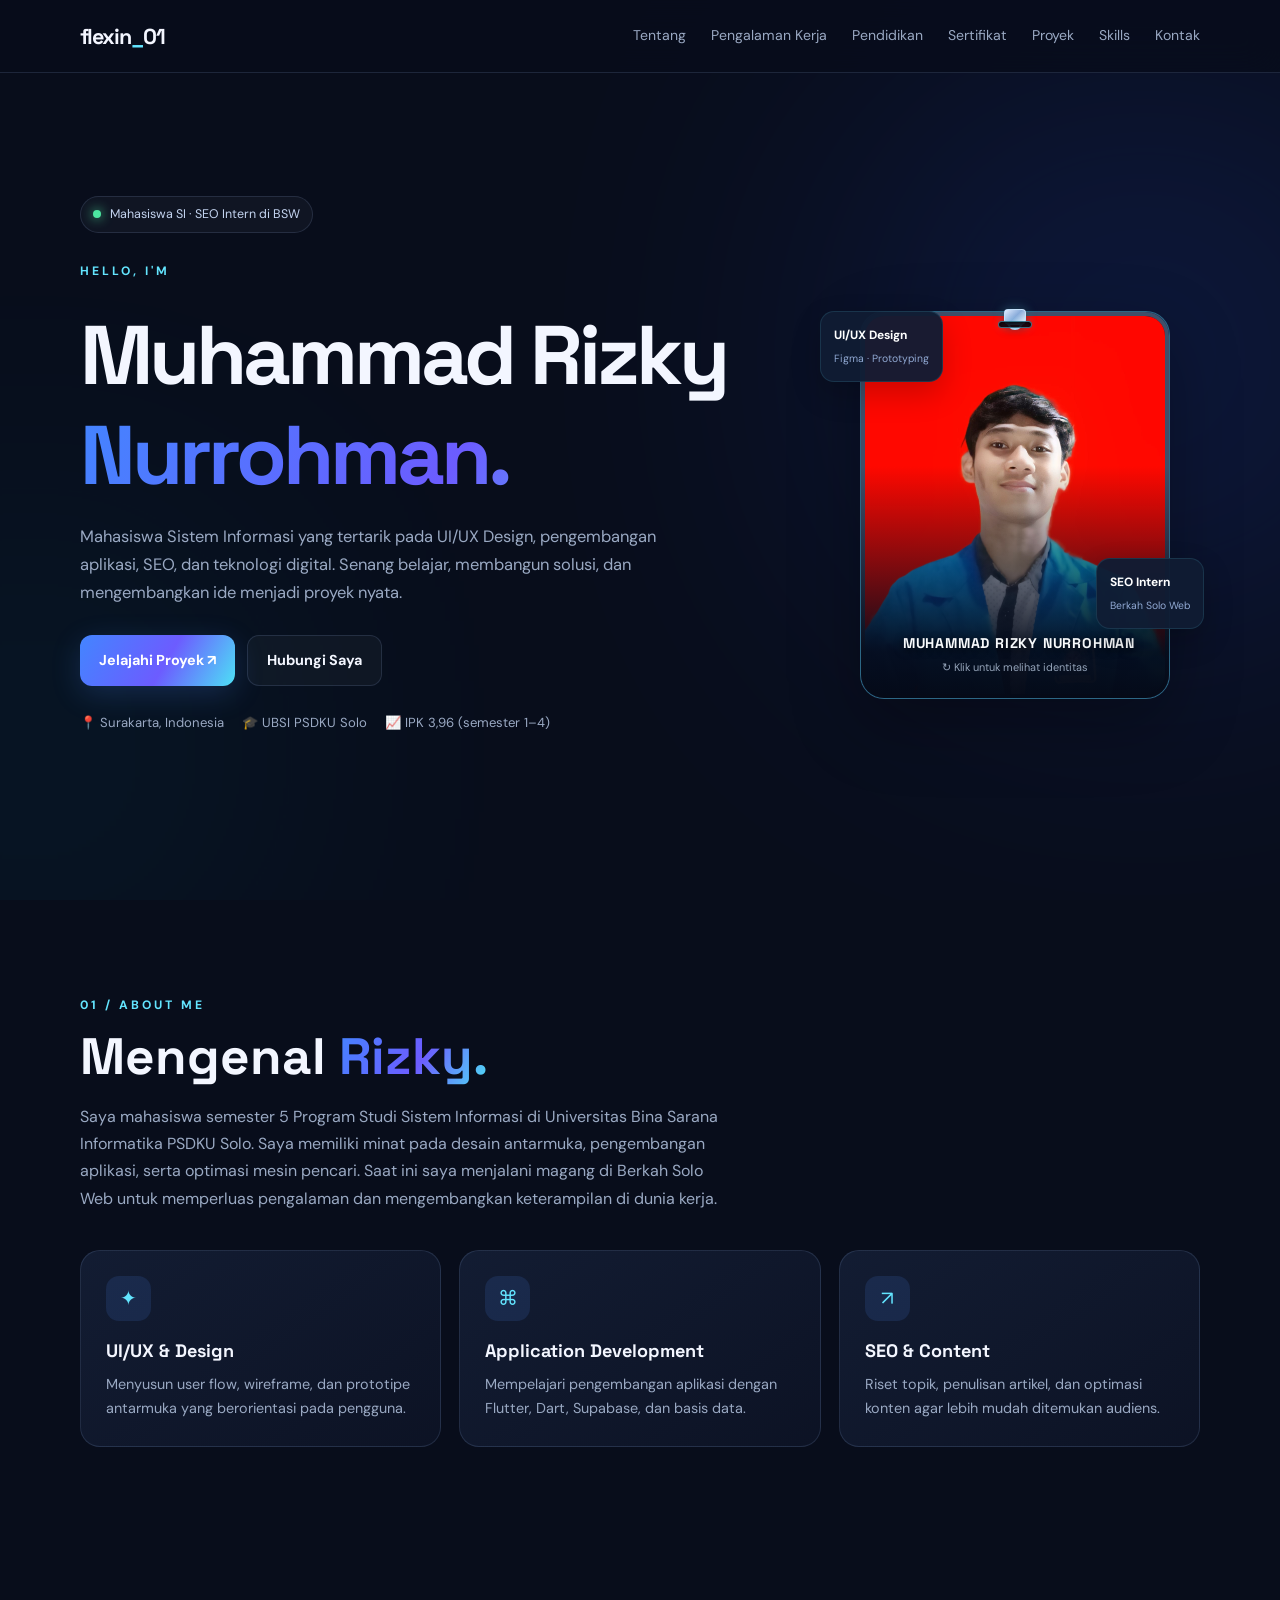
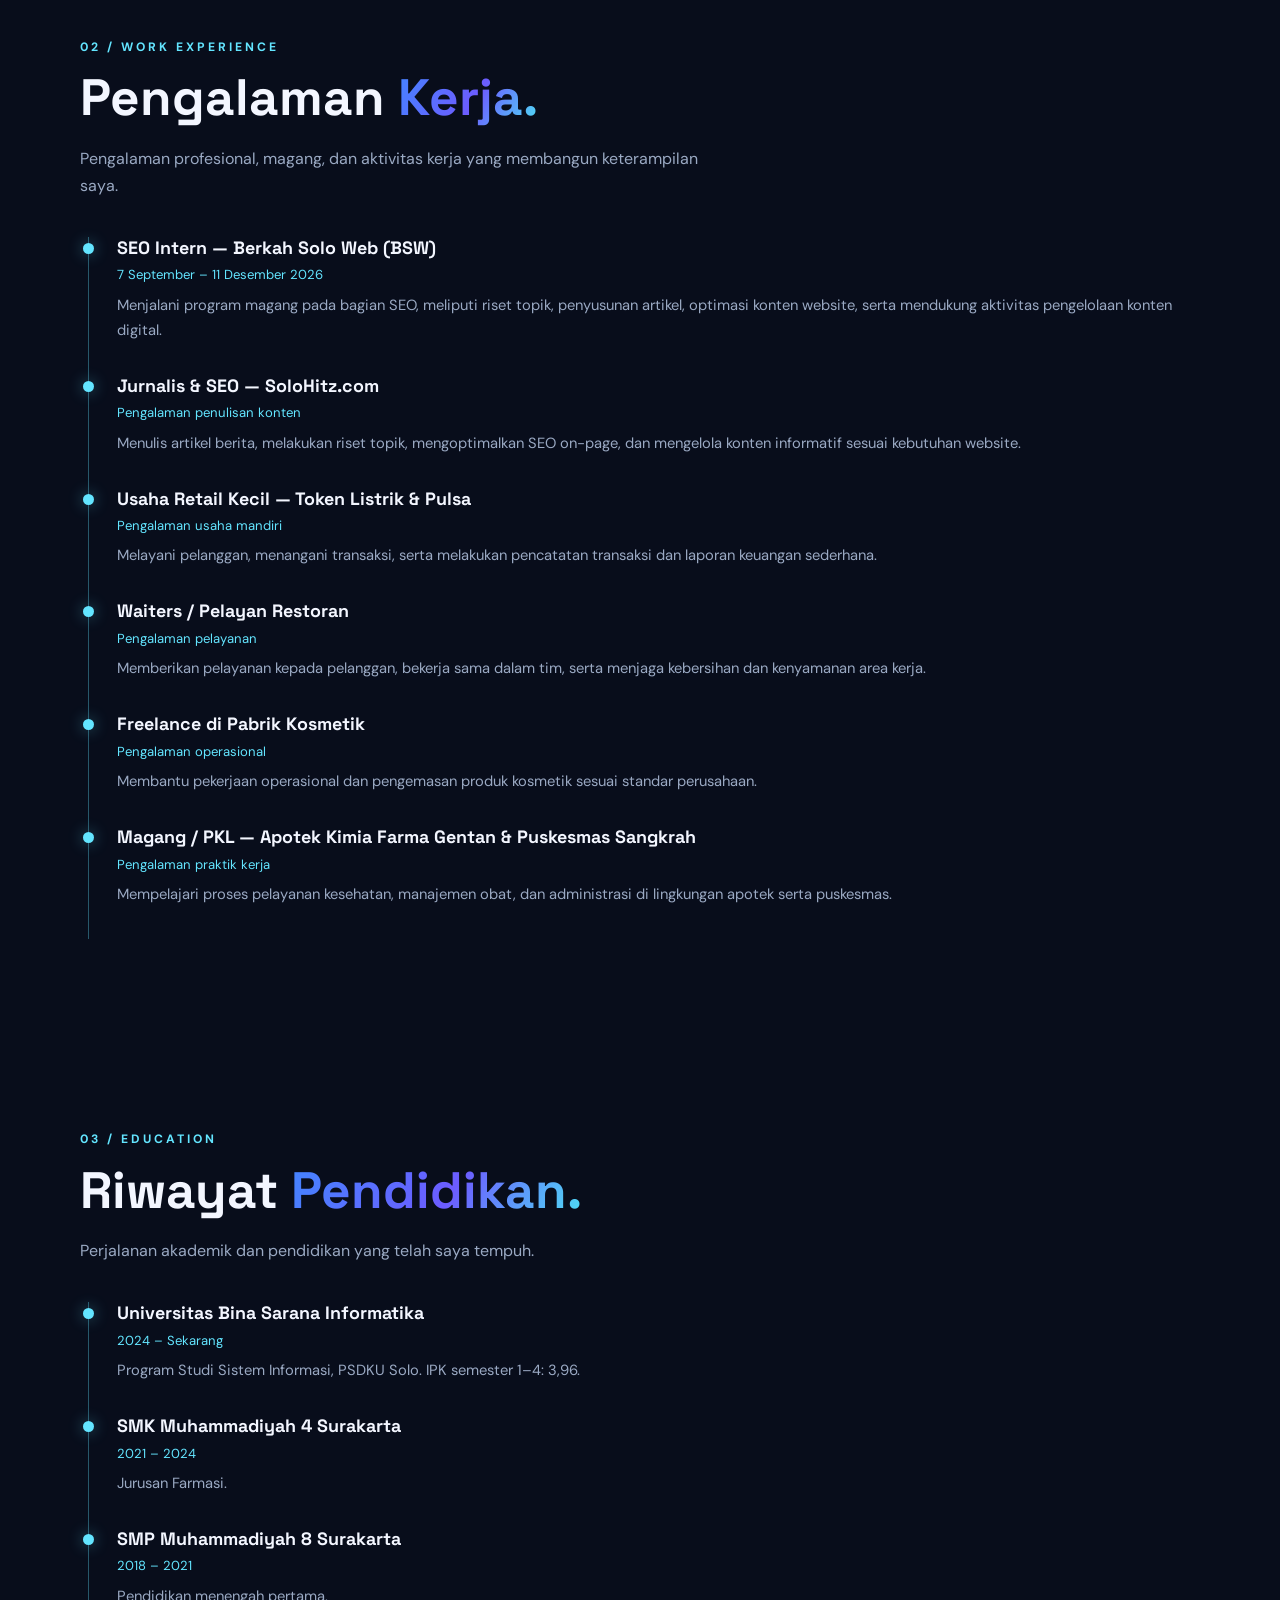
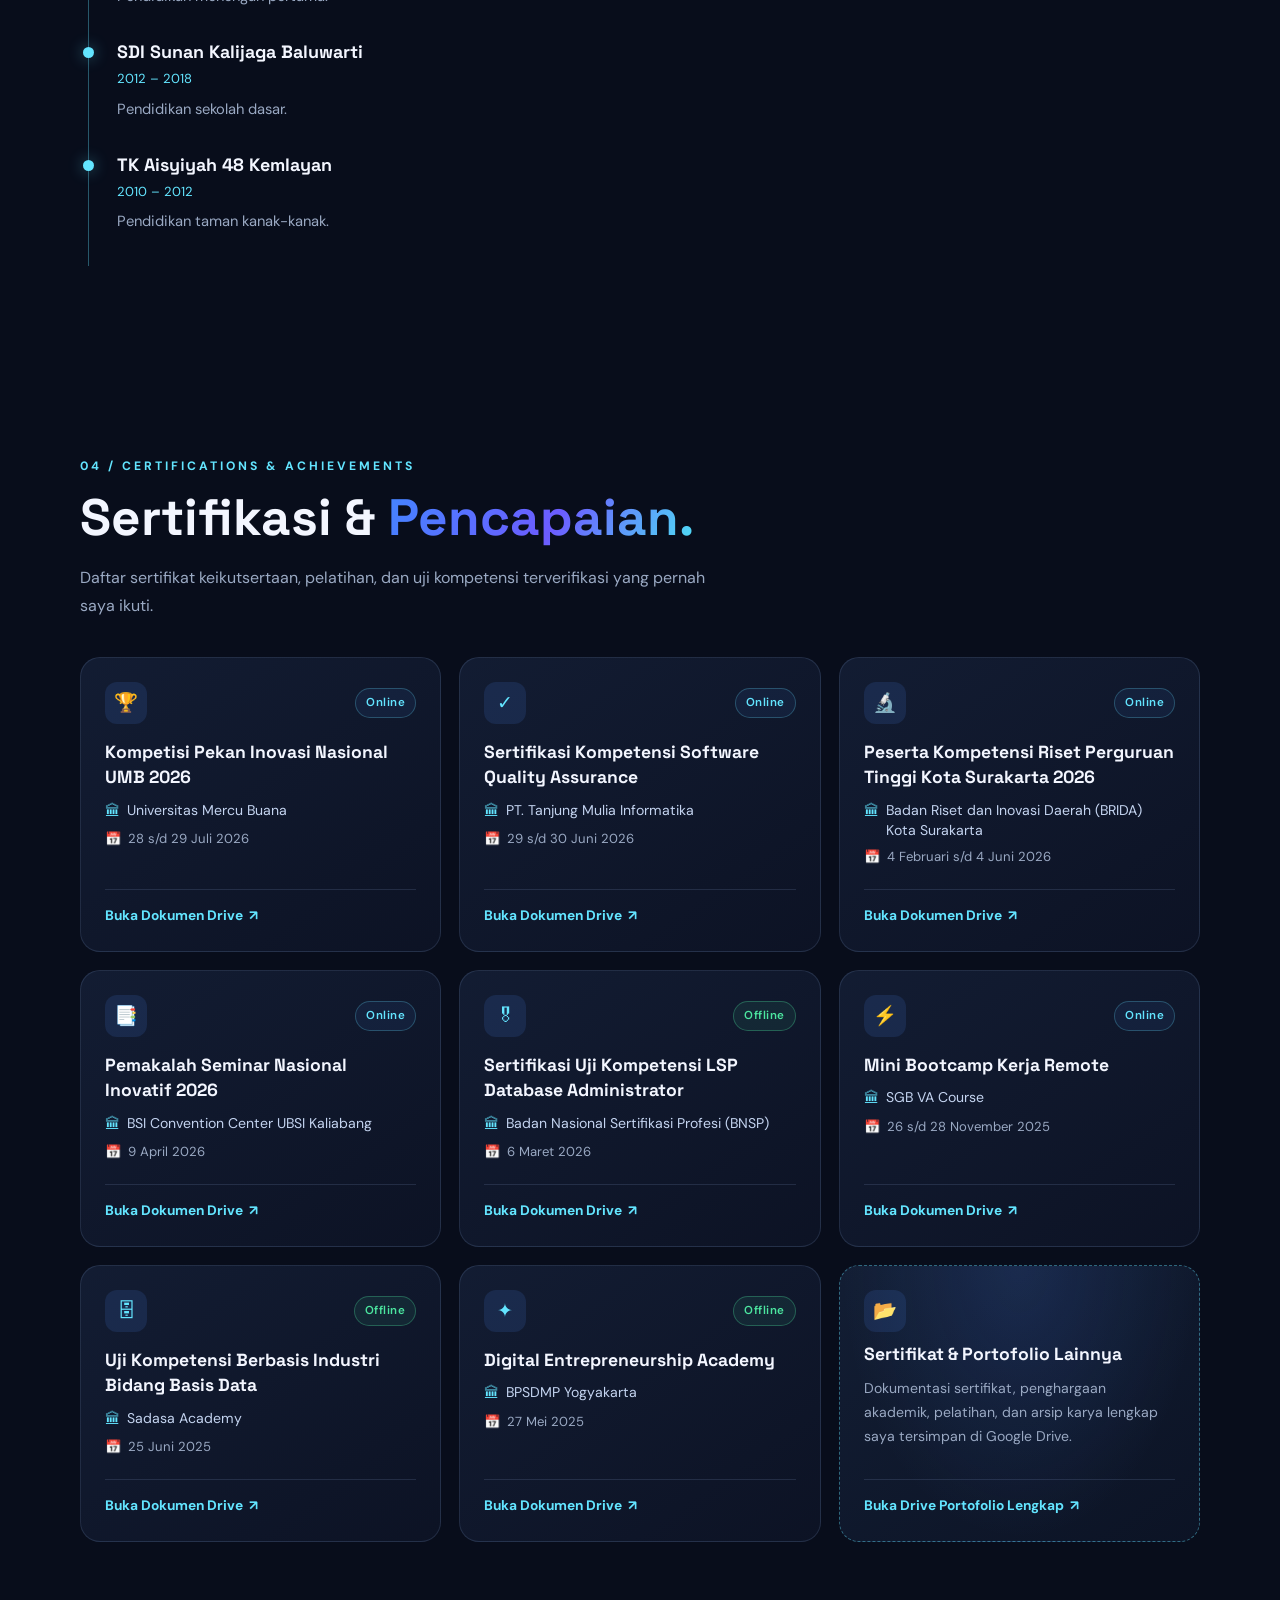
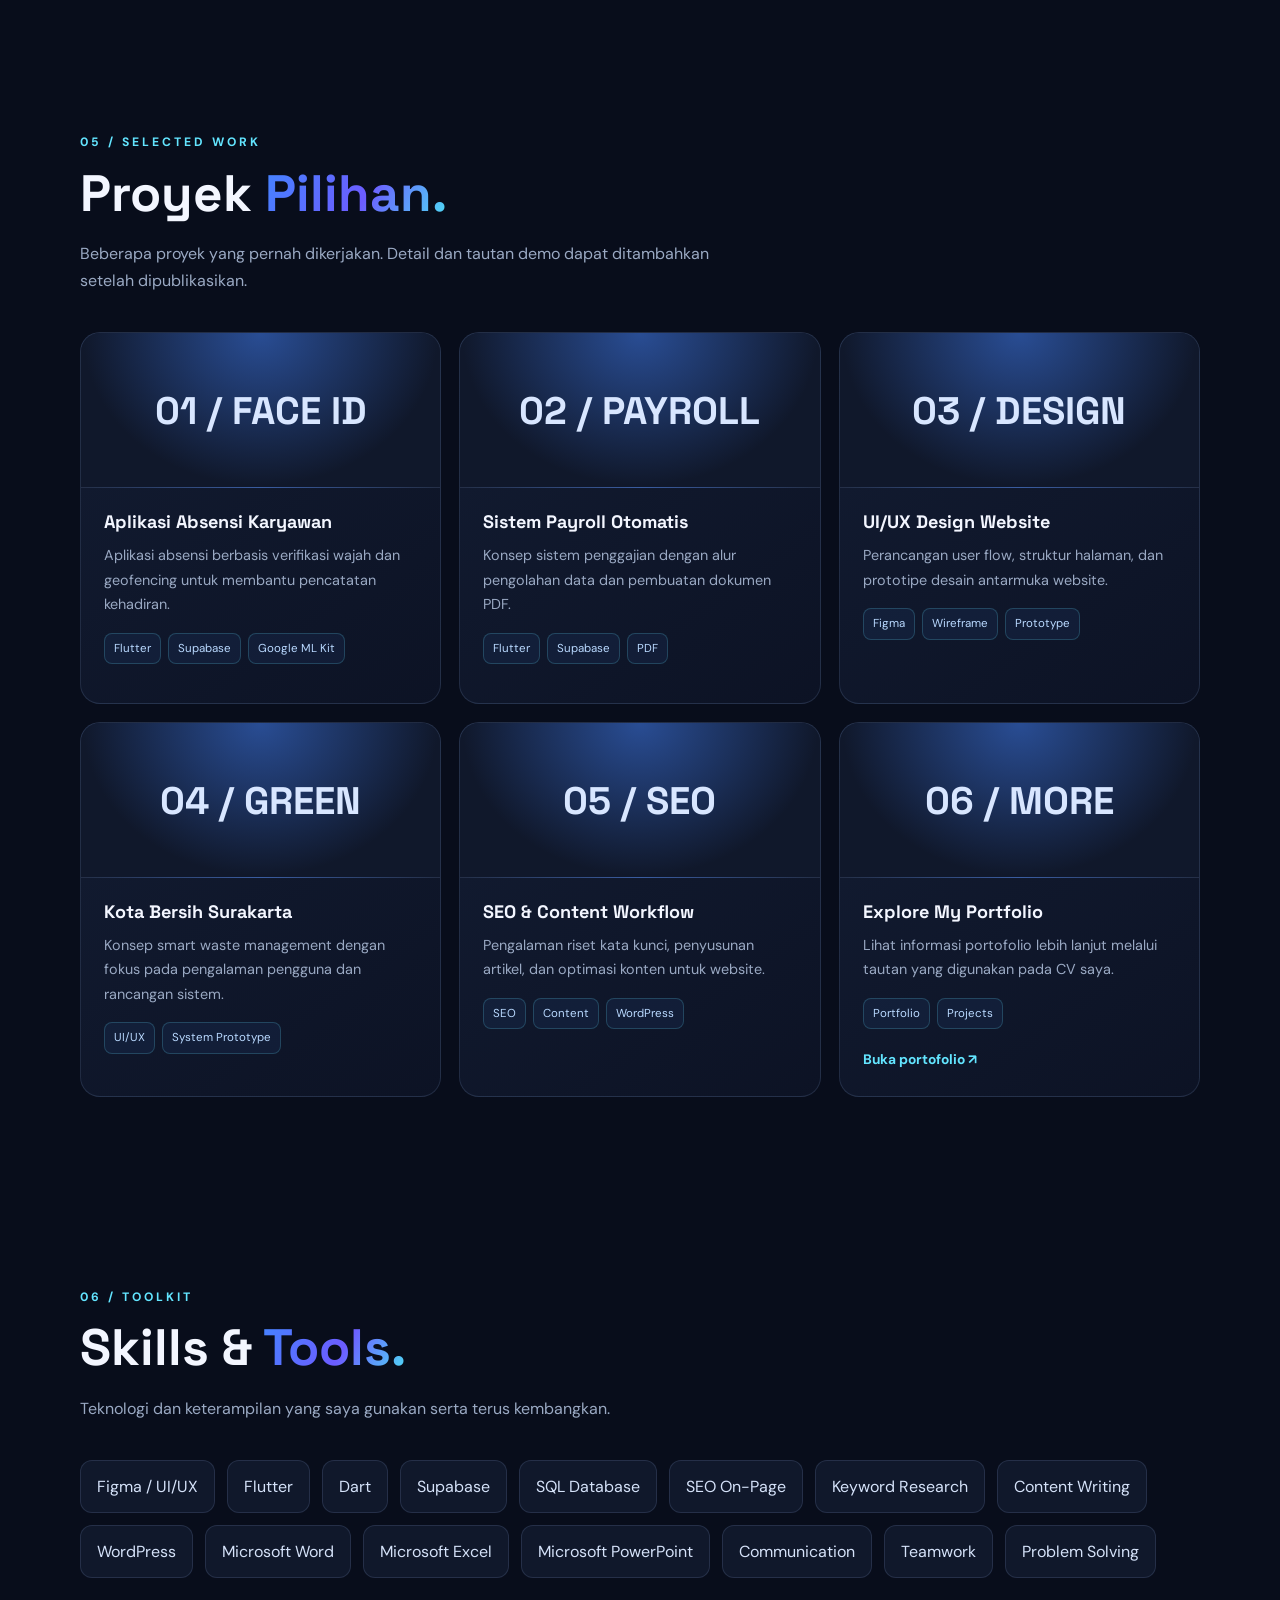
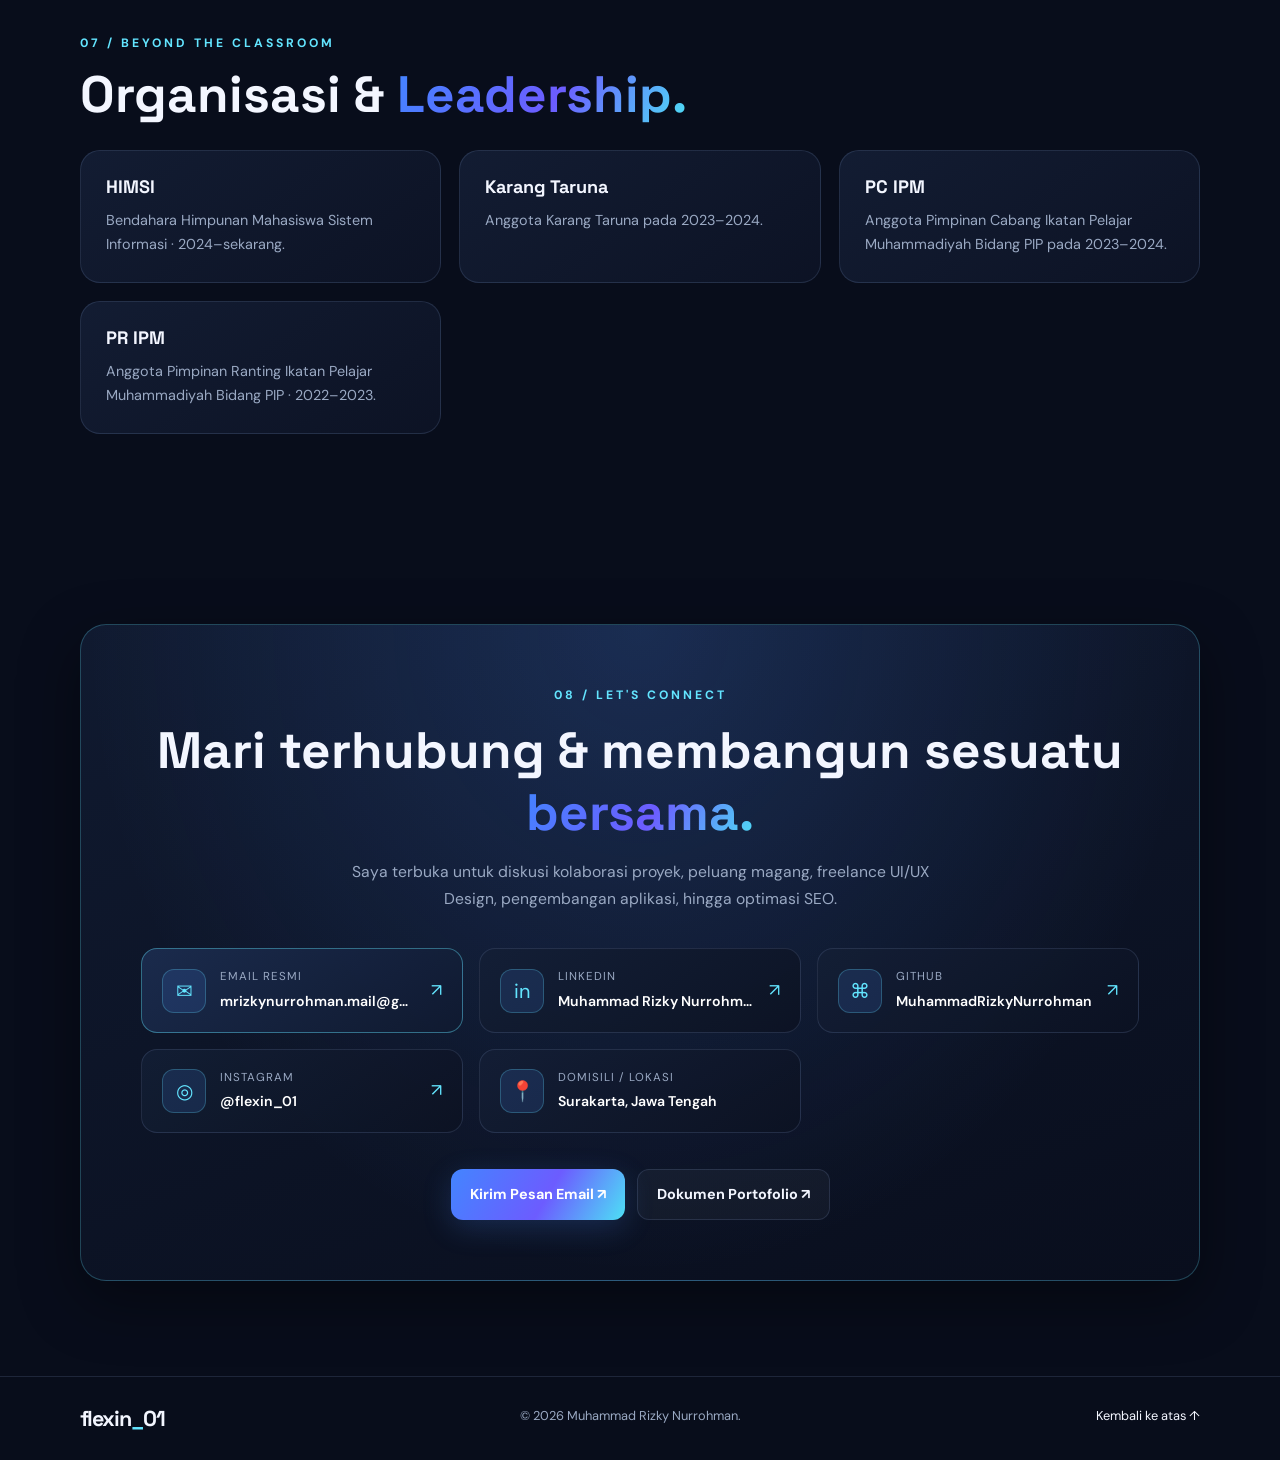
<file: e-cv/index.html>
<!DOCTYPE html>
<html lang="id">
<head>
  <meta charset="UTF-8">
  <meta name="viewport" content="width=device-width, initial-scale=1.0">
  <meta name="theme-color" content="#080d1b">
  <meta name="description" content="Portofolio Muhammad Rizky Nurrohman, mahasiswa Sistem Informasi, SEO Intern di Berkah Solo Web, UI/UX Designer, dan calon developer.">
  <meta name="author" content="Muhammad Rizky Nurrohman">
  <title>Rizky Nurrohman — Portfolio & CV</title>

  <link rel="preconnect" href="https://fonts.googleapis.com">
  <link rel="preconnect" href="https://fonts.gstatic.com" crossorigin>
  <link href="https://fonts.googleapis.com/css2?family=DM+Sans:wght@400;500;600;700&family=Space+Grotesk:wght@400;500;600;700&display=swap" rel="stylesheet">

  <style>
    :root {
      --bg: #080d1b;
      --surface: #10182b;
      --surface2: #141f36;
      --text: #f3f6ff;
      --muted: #9aa9c3;
      --blue: #4d8dff;
      --cyan: #63e5ff;
      --line: rgba(151, 179, 230, .15);
      --gradient: linear-gradient(120deg, #4385ff, #6c5cff 55%, #4de0f5);
    }

    * { box-sizing: border-box; margin: 0; padding: 0; }
    html { scroll-behavior: smooth; scroll-padding-top: 85px; }

    /* Custom Luxury Blue Cursor */
    .cursor-dot {
      position: fixed;
      top: 0;
      left: 0;
      width: 10px;
      height: 10px;
      border-radius: 50%;
      background: #63e5ff;
      box-shadow: 0 0 14px #63e5ff, 0 0 25px rgba(77, 141, 255, 0.9);
      pointer-events: none;
      z-index: 100000;
      transform: translate(-50%, -50%);
      transition: width 0.15s ease, height 0.15s ease, background 0.15s ease;
      opacity: 0;
    }

    .cursor-ring {
      position: fixed;
      top: 0;
      left: 0;
      width: 38px;
      height: 38px;
      border-radius: 50%;
      border: 1.5px solid rgba(99, 229, 255, 0.75);
      background: radial-gradient(circle, rgba(77, 141, 255, 0.2), transparent 70%);
      box-shadow: 0 0 20px rgba(77, 141, 255, 0.4), inset 0 0 10px rgba(99, 229, 255, 0.25);
      pointer-events: none;
      z-index: 99999;
      transform: translate(-50%, -50%);
      transition: width 0.25s cubic-bezier(0.16, 1, 0.3, 1), 
                  height 0.25s cubic-bezier(0.16, 1, 0.3, 1), 
                  border-color 0.2s ease, 
                  background 0.2s ease;
      opacity: 0;
    }

    .cursor-ring.cursor-hover {
      width: 58px;
      height: 58px;
      border-color: #63e5ff;
      background: radial-gradient(circle, rgba(99, 229, 255, 0.3), transparent 75%);
      box-shadow: 0 0 32px rgba(99, 229, 255, 0.7), inset 0 0 16px rgba(99, 229, 255, 0.35);
    }

    .cursor-dot.cursor-hover {
      width: 6px;
      height: 6px;
      background: #ffffff;
      box-shadow: 0 0 18px #63e5ff;
    }

    #sparkle-canvas {
      position: fixed;
      inset: 0;
      width: 100vw;
      height: 100vh;
      pointer-events: none;
      z-index: 99998;
    }

    body {
      background: var(--bg);
      color: var(--text);
      font-family: "DM Sans", sans-serif;
      line-height: 1.7;
      overflow-x: hidden;
    }
    a { color: inherit; text-decoration: none; }
    button { font: inherit; }
    .container { width: min(1120px, 90%); margin: auto; }
    .gradient-text {
      background: var(--gradient);
      -webkit-background-clip: text;
      background-clip: text;
      color: transparent;
    }
    .eyebrow {
      color: var(--cyan);
      text-transform: uppercase;
      letter-spacing: 3px;
      font-size: .76rem;
      font-weight: 700;
    }
    h1, h2, h3 { font-family: "Space Grotesk", sans-serif; line-height: 1.2; }
    h2 { font-size: clamp(2rem, 5vw, 3.2rem); margin: 10px 0 16px; }
    p { color: var(--muted); }
    section { padding: 95px 0; }
    .section-head { max-width: 650px; margin-bottom: 38px; }

    /* Navigation */
    header {
      position: fixed; inset: 0 0 auto; z-index: 50;
      background: rgba(8, 13, 27, .82);
      backdrop-filter: blur(18px);
      border-bottom: 1px solid var(--line);
    }
    nav {
      min-height: 72px; display: flex; align-items: center;
      justify-content: space-between; gap: 24px;
    }
    .logo { font: 700 1.35rem "Space Grotesk"; letter-spacing: -1px; }
    .logo span { color: var(--cyan); }
    .nav-links { display: flex; align-items: center; gap: 25px; }
    .nav-links a { color: var(--muted); font-size: .88rem; transition: .2s; }
    .nav-links a:hover { color: white; }
    .menu-btn {
      display: none; border: 1px solid var(--line); color: white;
      background: var(--surface); border-radius: 10px; padding: 7px 12px;
      cursor: pointer;
    }

    /* Buttons */
    .btn {
      display: inline-flex; justify-content: center; align-items: center;
      gap: 9px; padding: 12px 19px; border-radius: 12px;
      font-weight: 700; font-size: .9rem; border: 1px solid var(--line);
      transition: transform .25s, box-shadow .25s, background .25s;
      cursor: pointer;
    }
    .btn:hover { transform: translateY(-3px); }
    .btn-primary {
      color: #fff; border: 0; background: var(--gradient);
      box-shadow: 0 8px 30px rgba(77, 141, 255, .2);
    }
    .btn-secondary { background: rgba(255,255,255,.035); }
    .btn-row { display: flex; flex-wrap: wrap; gap: 12px; margin-top: 28px; }

    /* Hero */
    .hero {
      min-height: 100vh; display: flex; align-items: center;
      position: relative; padding-top: 125px; overflow: hidden;
    }
    .hero::before {
      content: ""; position: absolute; width: 530px; height: 530px;
      background: #315bff; filter: blur(160px); opacity: .20;
      border-radius: 50%; right: -130px; top: 10%;
      pointer-events: none;
    }
    .hero::after {
      content: ""; position: absolute; width: 300px; height: 300px;
      background: #00d9ff; filter: blur(160px); opacity: .12;
      left: -120px; bottom: 0; pointer-events: none;
    }
    .hero-grid {
      display: grid; grid-template-columns: 1.3fr .7fr;
      align-items: center; gap: 65px; position: relative; z-index: 1;
    }
    .availability {
      display: inline-flex; align-items: center; gap: 9px;
      padding: 7px 12px; border: 1px solid var(--line);
      border-radius: 30px; font-size: .78rem; color: #c4d4f0;
      background: rgba(255,255,255,.035);
    }
    .dot {
      width: 8px; height: 8px; background: #4ce6a0;
      border-radius: 50%; box-shadow: 0 0 12px #4ce6a0;
    }
    .hero h1 {
      font-size: clamp(3rem, 6.5vw, 5.5rem);
      letter-spacing: -4px; margin: 24px 0 18px;
    }
    .hero h1 span { display: block; }
    .hero-copy { max-width: 590px; font-size: 1.03rem; }
    .hero-meta { display: flex; gap: 18px; flex-wrap: wrap; margin-top: 26px; }
    .hero-meta span { color: var(--muted); font-size: .82rem; }
    .portrait-wrap { position: relative; max-width: 360px; margin: auto; width: 100%; }
    .portrait {
      aspect-ratio: 4/5; border: 1px solid rgba(111,164,255,.4);
      border-radius: 28px; padding: 12px;
      background: linear-gradient(145deg, rgba(77,141,255,.3), rgba(255,255,255,.025));
      transform: rotate(2deg); animation: float 6s ease-in-out infinite;
      box-shadow: 0 30px 100px rgba(0,0,0,.25);
    }
    .portrait-inner {
      width: 100%; height: 100%; border-radius: 19px;
      display: grid; place-items: center; text-align: center;
      background:
        radial-gradient(ellipse at 50% 20%, rgba(99,229,255,.18), transparent 55%),
        linear-gradient(160deg, #1a3155, #0d1427);
      overflow: hidden;
    }
    .initials {
      width: 145px; height: 145px; display: grid; place-items: center;
      border-radius: 50%; font: 700 3.4rem "Space Grotesk";
      color: white; background: var(--gradient);
      border: 5px solid rgba(255,255,255,.15);
      box-shadow: 0 0 60px rgba(77,141,255,.3);
    }
    .portrait-inner p { margin-top: 20px; color: #d9e6ff; }
    .float-card {
      position: absolute; background: #111c31;
      border: 1px solid var(--line); border-radius: 14px;
      padding: 13px 16px; box-shadow: 0 15px 40px #0004;
      font-size: .83rem;
    }
    .float-card strong { display: block; color: white; }
    .float-card small { color: var(--muted); }
    .card-one { top: 15%; left: -48px; }
    .card-two { bottom: 12%; right: -38px; }

    /* General cards */
    .grid-3 { display: grid; grid-template-columns: repeat(3,1fr); gap: 18px; }
    .panel {
      background: linear-gradient(145deg, rgba(20,31,54,.88), rgba(13,20,38,.88));
      border: 1px solid var(--line); border-radius: 20px; padding: 25px;
      transition: transform .3s, border-color .3s;
    }
    .panel:hover { transform: translateY(-6px); border-color: rgba(99,229,255,.4); }
    .icon {
      width: 45px; height: 45px; display: grid; place-items: center;
      border-radius: 13px; background: rgba(77,141,255,.13);
      color: var(--cyan); font-size: 1.25rem; margin-bottom: 19px;
    }
    .panel h3 { font-size: 1.13rem; margin-bottom: 10px; }
    .panel p { font-size: .9rem; }

    /* Experience */
    .timeline { border-left: 1px solid rgba(99,229,255,.35); margin-left: 8px; }
    .timeline-item { padding: 0 0 32px 28px; position: relative; }
    .timeline-item::before {
      content: ""; position: absolute; width: 11px; height: 11px;
      left: -6px; top: 6px; background: var(--cyan); border-radius: 50%;
      box-shadow: 0 0 15px rgba(99,229,255,.45);
    }
    .timeline-item h3 { font-size: 1.12rem; }
    .timeline-item .date { color: var(--cyan); font-size: .82rem; margin: 6px 0; }
    .timeline-item p { font-size: .92rem; }

    /* Projects */
    .project-card { overflow: hidden; padding: 0; }
    .project-visual {
      min-height: 155px; display: grid; place-items: center;
      background: radial-gradient(ellipse at top, #294d94, #10182b 70%);
      font: 700 2.4rem "Space Grotesk"; color: #d8e6ff;
      border-bottom: 1px solid var(--line);
    }
    .project-content { padding: 23px; }
    .project-content h3 { margin-bottom: 10px; }
    .tags { display: flex; flex-wrap: wrap; gap: 7px; margin: 16px 0; }
    .tag {
      font-size: .72rem; color: #b9d9ff; padding: 5px 9px;
      border: 1px solid rgba(99,229,255,.2); border-radius: 8px;
      background: rgba(77,141,255,.07);
    }
    .project-link { color: var(--cyan); font-size: .86rem; font-weight: 700; }

    /* Skills */
    .skills { display: flex; flex-wrap: wrap; gap: 12px; }
    .skill {
      padding: 12px 16px; border: 1px solid var(--line);
      background: var(--surface); border-radius: 12px;
      color: #d5e2f9; transition: .2s;
    }
    .skill:hover { border-color: var(--cyan); transform: translateY(-3px); }

    /* Contact & footer */
    .contact-box {
      padding: clamp(28px, 6vw, 60px);
      text-align: center;
      border: 1px solid rgba(99, 229, 255, .25);
      border-radius: 26px;
      background: radial-gradient(ellipse at top, rgba(77, 141, 255, .18), transparent 70%), linear-gradient(160deg, #101a30, #090e1d);
      box-shadow: 0 20px 60px rgba(0, 0, 0, 0.4);
    }
    .contact-box p.contact-desc { max-width: 600px; margin: 0 auto 36px; font-size: 0.98rem; }

    .contact-grid {
      display: grid;
      grid-template-columns: repeat(auto-fit, minmax(240px, 1fr));
      gap: 16px;
      margin-top: 25px;
      text-align: left;
    }

    .contact-card {
      display: flex;
      align-items: center;
      gap: 14px;
      padding: 18px 20px;
      border-radius: 16px;
      background: linear-gradient(145deg, rgba(20, 31, 54, 0.85), rgba(12, 18, 34, 0.85));
      border: 1px solid var(--line);
      color: var(--text);
      transition: transform 0.25s ease, border-color 0.25s ease, box-shadow 0.25s ease, background 0.25s ease;
      text-decoration: none;
      position: relative;
    }

    .contact-card:hover {
      transform: translateY(-4px);
      border-color: rgba(99, 229, 255, 0.5);
      background: linear-gradient(145deg, rgba(26, 40, 70, 0.95), rgba(16, 25, 46, 0.95));
      box-shadow: 0 12px 28px rgba(77, 141, 255, 0.16);
    }

    .contact-icon {
      width: 44px;
      height: 44px;
      display: grid;
      place-items: center;
      border-radius: 12px;
      background: rgba(77, 141, 255, 0.14);
      border: 1px solid rgba(99, 229, 255, 0.25);
      color: var(--cyan);
      font-size: 1.25rem;
      flex-shrink: 0;
    }

    .contact-card:hover .contact-icon {
      background: rgba(99, 229, 255, 0.2);
      border-color: var(--cyan);
      color: #fff;
    }

    .contact-info {
      flex: 1;
      min-width: 0;
    }

    .contact-info small {
      display: block;
      color: var(--muted);
      font-size: 0.72rem;
      text-transform: uppercase;
      letter-spacing: 1px;
      margin-bottom: 3px;
    }

    .contact-info strong {
      display: block;
      color: #fff;
      font-size: 0.88rem;
      font-weight: 600;
      white-space: nowrap;
      overflow: hidden;
      text-overflow: ellipsis;
    }

    .contact-arrow {
      color: var(--cyan);
      font-size: 1.1rem;
      transition: transform 0.25s ease, color 0.25s ease;
      margin-left: auto;
    }

    .contact-card:hover .contact-arrow {
      color: #fff;
      transform: translate(3px, -3px);
    }

    .contact-card.highlight-card {
      border-color: rgba(99, 229, 255, 0.4);
      background: linear-gradient(145deg, rgba(28, 45, 80, 0.9), rgba(16, 26, 48, 0.9));
    }

    footer { padding: 28px 0; border-top: 1px solid var(--line); }
    .footer-row { display: flex; justify-content: space-between; gap: 20px; flex-wrap: wrap; }
    footer p, footer a { font-size: .8rem; }

    /* Reveal animation */
    .reveal { opacity: 0; transform: translateY(22px); transition: .7s ease; }
    .reveal.visible { opacity: 1; transform: translateY(0); }
    @keyframes float { 0%,100% { transform: translateY(0) rotate(2deg); } 50% { transform: translateY(-12px) rotate(0); } }

    @media (prefers-reduced-motion: reduce) {
      *, *::before, *::after {
        animation-duration: .01ms !important;
        transition-duration: .01ms !important;
        scroll-behavior: auto !important;
      }
      .reveal { opacity: 1; transform: none; }
    }

    @media (max-width: 1024px) {
      .container { width: 92%; }
      .hero-grid { gap: 40px; }
      .grid-3 { grid-template-columns: repeat(2, 1fr); gap: 16px; }
    }

    @media (max-width: 850px) {
      .hero-grid { grid-template-columns: 1fr; gap: 45px; text-align: center; }
      .hero-copy { max-width: 680px; margin-inline: auto; }
      .availability { margin-inline: auto; }
      .hero-meta { justify-content: center; }
      .btn-row { justify-content: center; }
      .portrait-wrap { width: min(290px, 85%); margin-top: 15px; }
      .card-one { left: -10px; }
      .card-two { right: -10px; }
      .hero h1 { letter-spacing: -2px; }
    }

    @media (max-width: 768px) {
      section { padding: 75px 0; }
      .section-head { margin-bottom: 28px; }
      .grid-3 { grid-template-columns: repeat(2, 1fr); }
      .certificates-grid { grid-template-columns: repeat(2, 1fr); gap: 16px; }
      .timeline-item { padding: 0 0 28px 24px; }
      .contact-box { padding: 35px 24px; }
    }

    @media (max-width: 640px) {
      section { padding: 60px 0; }
      nav { min-height: 65px; }
      .menu-btn { display: block; }
      .nav-links {
        display: none; position: absolute; top: 68px; left: 4%; right: 4%;
        padding: 16px; border: 1px solid var(--line);
        border-radius: 18px; background: rgba(16, 24, 43, 0.98);
        backdrop-filter: blur(20px);
        box-shadow: 0 20px 50px rgba(0, 0, 0, 0.6);
        flex-direction: column; align-items: stretch; gap: 4px;
        z-index: 100;
      }
      .nav-links.open { display: flex; animation: navFadeIn 0.25s ease; }
      .nav-links a {
        padding: 12px 14px;
        border-radius: 10px;
        font-size: 0.95rem;
      }
      .nav-links a:hover {
        background: rgba(77, 141, 255, 0.1);
        color: var(--cyan);
      }
      .hero { min-height: auto; padding-top: 110px; padding-bottom: 60px; }
      .hero h1 { font-size: clamp(2.4rem, 11vw, 3.8rem); margin: 18px 0 14px; }
      .grid-3 { grid-template-columns: 1fr; }
      .certificates-grid { grid-template-columns: 1fr; }
      .panel { padding: 20px; }
      .float-card {
        padding: 8px 12px;
        font-size: 0.75rem;
      }
      .card-one { top: 12%; left: -8px; }
      .card-two { bottom: 8%; right: -8px; }
      .hero-meta { gap: 8px 14px; }
      .hero-meta span { font-size: 0.78rem; }
      .btn { width: 100%; justify-content: center; }
      .btn-row { width: 100%; flex-direction: column; gap: 10px; }
      .contact-grid { grid-template-columns: 1fr; }
      .contact-card { padding: 15px 16px; }
      .contact-icon { width: 38px; height: 38px; font-size: 1.1rem; }
      .skills { gap: 8px; }
      .skill { padding: 9px 13px; font-size: 0.82rem; }
    }

    @keyframes navFadeIn {
      from { opacity: 0; transform: translateY(-8px); }
      to { opacity: 1; transform: translateY(0); }
    }
    
    .profile-photo {
      width: 180px;
      height: 180px;
      object-fit: cover;
      object-position: center top;
      border-radius: 50%;
      border: 4px solid rgba(255, 255, 255, 0.2);
      box-shadow: 0 0 45px rgba(77, 141, 255, 0.3);
      transition: transform 0.35s ease, box-shadow 0.35s ease;
    }

    .profile-photo:hover {
      transform: scale(1.05);
      box-shadow: 0 0 60px rgba(99, 229, 255, 0.4);
    }

    .profile-fallback {
      margin: auto;
    }

    @media (max-width: 640px) {
      .profile-photo {
        width: 150px;
        height: 150px;
      }
    }
    
    /* =========================================
      INTERACTIVE 3D PROFILE CARD
      Muhammad Rizky Nurrohman
      ========================================= */

    /* Container kartu */
    .portrait-wrap {
      position: relative;
      width: 100%;
      max-width: 310px;
      margin-inline: auto;
      perspective: 1200px;
      isolation: isolate;
    }

    /* Kartu utama */
    .flip-card {
      position: relative;
      width: 100%;
      aspect-ratio: 4 / 5;
      perspective: 1200px;
      cursor: grab;
      outline: none;
      -webkit-tap-highlight-color: transparent;
      user-select: none;
      -webkit-user-select: none;
      touch-action: none;
      transform-origin: top center;
      will-change: transform;
    }

    .flip-card.is-dragging {
      cursor: grabbing;
      filter: drop-shadow(0 20px 35px rgba(0, 0, 0, 0.45));
    }

    /* Mesin animasi 3D */
    .flip-card-inner {
      position: relative;
      width: 100%;
      height: 100%;
      transform: rotateY(0deg);
      transform-style: preserve-3d;
      -webkit-transform-style: preserve-3d;
      transition: transform 0.8s cubic-bezier(.2, .75, .25, 1);
      filter: none;
    }

    /* Putar hanya ketika kartu diklik */
    .flip-card.is-flipped .flip-card-inner {
      transform: rotateY(180deg);
      -webkit-transform: rotateY(180deg);
    }

    /* Jangan memicu efek putar saat hover */
    .flip-card:hover .flip-card-inner {
      filter: none;
    }

    /* Sisi depan dan belakang */
    .flip-card-face {
      position: absolute;
      inset: 0;
      overflow: hidden;
      border: 1px solid rgba(99, 229, 255, 0.35);
      border-radius: 24px;
      box-shadow: 0 25px 70px rgba(0, 0, 0, 0.3);
      backface-visibility: hidden;
      -webkit-backface-visibility: hidden;
    }

    /* =========================================
      LANYARD HANGER DECORATION
      ========================================= */

    /* Extra top room for the lanyard rope canvas + clip */
    .portrait-wrap {
      padding-top: 80px;
    }

    /* Canvas yang menggambar tali lanyard secara dinamis */
    #lanyard-canvas {
      position: absolute;
      top: 0;
      left: 0;
      pointer-events: none;
      z-index: 10;
    }

    /* Klip logam yang terpasang di ujung tali — ikut bergerak bersama kartu */
    .lanyard-clip {
      position: absolute;
      /* posisi default tepat di atas lubang kartu; JS akan memperbaruinya tiap frame */
      top: 77px;
      left: 50%;
      transform: translateX(-50%);
      width: 22px;
      height: 16px;
      background: linear-gradient(135deg, #e0ecff, #8aacda, #f5f9ff);
      border-radius: 4px 4px 5px 5px;
      border: 1px solid rgba(200, 230, 255, 0.85);
      box-shadow: 0 3px 10px rgba(0, 0, 0, 0.55), 0 0 12px rgba(99, 229, 255, 0.35);
      z-index: 15;
      pointer-events: none;
      will-change: transform;
    }

    /* Kait bawah klip */
    .lanyard-clip::after {
      content: "";
      position: absolute;
      bottom: -6px;
      left: 50%;
      transform: translateX(-50%);
      width: 12px;
      height: 7px;
      border: 2px solid #b6cced;
      border-top: none;
      border-radius: 0 0 8px 8px;
    }

    /* Slot lubang ID Card — satu elemen, ditempel ke kartu via JS */
    .id-card-slot {
      position: absolute;
      /* Disesuaikan di JS agar selalu di atas kartu */
      top: 80px;           /* = padding-top portrait-wrap */
      left: 50%;
      transform: translateX(-50%);
      width: 34px;
      height: 7px;
      background: rgba(4, 10, 24, 0.85);
      border: 1px solid rgba(99, 229, 255, 0.45);
      border-radius: 10px;
      box-shadow: inset 0 1px 4px rgba(0,0,0,0.9), 0 0 8px rgba(99,229,255,0.2);
      z-index: 16;
      pointer-events: none;
      will-change: transform;
    }

    /* =========================================
      FRONT CARD - FOTO PROFIL
      ========================================= */

    .flip-card-front {
      box-sizing: border-box;
      display: flex;
      flex-direction: column;
      justify-content: flex-end;
      padding: 20px 20px 22px;
      background: #102343;
      transform: rotateY(0deg);
      -webkit-transform: rotateY(0deg);
    }

    /* Foto memenuhi kartu */
    .flip-card-front .profile-photo {
      position: absolute;
      inset: 0;
      width: 100%;
      height: 100%;
      object-fit: cover;
      object-position: center top;
      border-radius: inherit;
      pointer-events: none;
      -webkit-user-drag: none;
      user-select: none;
    }

    /* Gradient agar tulisan tetap terbaca jelas di bagian bawah */
    .flip-card-front::after {
      content: "";
      position: absolute;
      inset: 40% 0 0;
      z-index: 1;
      background: linear-gradient(
        to bottom,
        transparent,
        rgba(5, 12, 28, 0.96) 80%,
        rgba(4, 9, 22, 0.99) 100%
      );
      pointer-events: none;
    }

    /* Tata letak nama dan petunjuk pada bagian bawah kartu */
    .flip-card-front .front-caption {
      position: relative;
      z-index: 2;
      display: flex;
      align-items: center;
      justify-content: center;
      gap: 8px;
      margin: 0 0 4px;
      text-align: center;
      color: #ffffff;
      font-family: "Space Grotesk", sans-serif;
      font-size: 0.88rem;
      font-weight: 700;
      letter-spacing: 0.8px;
      text-shadow: 0 2px 8px rgba(0, 0, 0, 0.7);
    }

    .flip-card-front .front-caption span:not(.front-status) {
      font-weight: 800;
      color: #f8fafc;
    }

    .flip-card-front .flip-hint {
      position: relative;
      z-index: 2;
      margin: 0;
      padding: 0;
      text-align: center;
      font-size: 0.68rem;
      line-height: 1.4;
      color: #94a3b8;
    }
    
    /* =========================================
      BACK CARD - SPACING REFINEMENT
      ========================================= */

    .flip-card-back {
      box-sizing: border-box;
      display: flex;
      flex-direction: column;
      justify-content: center;
      gap: 16px;

      /* Ruang rapi dan proporsional untuk seluruh identitas */
      padding: 24px 22px;

      color: #f3f6ff;
      background:
        radial-gradient(
          ellipse at top right,
          rgba(77, 141, 255, 0.22),
          transparent 55%
        ),
        linear-gradient(145deg, #14294b, #080d1b 80%);

      transform: rotateY(180deg);
      -webkit-transform: rotateY(180deg);
    }

    .back-top {
      margin: 0;
      text-align: center;
    }

    .back-label {
      display: block;
      margin-bottom: 10px;
      color: #63e5ff;
      font-size: 0.62rem;
      letter-spacing: 2px;
    }

    .back-avatar {
      display: grid;
      place-items: center;
      width: 46px;
      height: 46px;
      margin: 0 auto 12px;
      border: 1px solid rgba(255, 255, 255, 0.2);
      border-radius: 14px;
      background: linear-gradient(135deg, #4385ff, #6c5cff, #4de0f5);
      color: #fff;
      font-size: 1rem;
      font-weight: 700;
    }

    .back-top h3 {
      margin: 0;
      color: #fff;
      font-size: 1.05rem;
      line-height: 1.4;
    }

    .back-role {
      margin: 6px 0 0;
      color: #9bb7e7;
      font-size: 0.7rem;
      line-height: 1.5;
    }

    .identity-list {
      display: grid;
      gap: 9px;
      width: 100%;
    }

    .identity-item {
      box-sizing: border-box;
      display: flex;
      align-items: center;
      gap: 11px;
      width: 100%;
      min-width: 0;
      padding: 10px 12px;
      border: 1px solid rgba(151, 179, 230, 0.16);
      border-radius: 12px;
      background: rgba(255, 255, 255, 0.045);
      text-decoration: none;
    }

    .identity-icon {
      display: grid;
      flex: 0 0 30px;
      place-items: center;
      width: 30px;
      height: 30px;
      border-radius: 9px;
      background: rgba(77, 141, 255, 0.14);
      color: #63e5ff;
      font-size: 1rem;
    }

    .identity-item div {
      flex: 1;
      min-width: 0;
    }

    .identity-item small {
      display: block;
      margin-bottom: 4px;
      color: #91a9d3;
      font-size: 0.65rem;
    }

    .identity-item strong {
      display: block;
      color: #fff;
      font-size: 0.76rem;
      line-height: 1.4;
      overflow-wrap: anywhere;
    }

    .flip-card-back .flip-hint {
      padding: 0;
      margin-top: -3px;
      color: #91a9d3;
      font-size: 0.65rem;
      line-height: 1.4;
      text-align: center;
    }

    /* Responsive */
    @media (max-width: 480px) {
      .flip-card-back {
        gap: 12px;
        padding: 18px 16px;
      }

      .back-avatar {
        width: 40px;
        height: 40px;
        margin-bottom: 9px;
      }

      .back-top h3 {
        font-size: 0.98rem;
      }

      .identity-list {
        gap: 7px;
      }

      .identity-item {
        gap: 9px;
        padding: 8px 10px;
      }
    }

    /* =========================================
      FLOATING CARDS
      ========================================= */

    .float-card {
      position: absolute;
      z-index: 2;
      padding: 13px;
      border: 1px solid rgba(99, 229, 255, 0.12);
      border-radius: 14px;
      background: rgba(16, 29, 52, 0.96);
      color: #ffffff;
      box-shadow: 0 12px 30px rgba(0, 0, 0, 0.2);
      pointer-events: none;
    }

    .float-card strong,
    .float-card small {
      display: block;
    }

    .float-card strong {
      margin-bottom: 5px;
      font-size: 0.75rem;
    }

    .float-card small {
      color: #91a9d3;
      font-size: 0.65rem;
    }

    .card-one {
      top: 17%;
      left: -13%;
    }

    .card-two {
      right: -11%;
      bottom: 15%;
    }

    /* =========================================
      RESPONSIVE - TABLET & MOBILE
      ========================================= */

    @media (max-width: 768px) {
      .portrait-wrap {
        max-width: 290px;
      }

      .card-one {
        left: -5%;
      }

      .card-two {
        right: -5%;
      }
    }

    @media (max-width: 480px) {
      .portrait-wrap {
        max-width: 270px;
      }

      .flip-card-face {
        border-radius: 20px;
      }

      .flip-card-back {
        padding: 20px 14px;
        gap: 12px;
      }

      .back-top {
        margin-bottom: 8px;
      }

      .back-avatar {
        width: 40px;
        height: 40px;
        margin: 4px auto 8px;
        font-size: 0.95rem;
      }

      .back-top h3 {
        font-size: 0.98rem;
      }

      .identity-list {
        gap: 8px;
      }

      .identity-item {
        gap: 9px;
        padding: 8px 10px;
      }

      .identity-icon {
        width: 28px;
        height: 28px;
        font-size: 0.9rem;
      }

      .card-one {
        left: -3%;
      }

      .card-two {
        right: -3%;
      }
    }

    /* Hormati preferensi pengguna untuk animasi minimal */
    @media (prefers-reduced-motion: reduce) {
      .flip-card-inner {
        transition-duration: 0.01ms;
      }
    }

    
/* ==============================
   SECTION SERTIFIKAT
================================= */

.certificates-section {
    position: relative;
    padding: 95px 0;
}

.certificates-grid {
    display: grid;
    grid-template-columns: repeat(3, minmax(0, 1fr));
    gap: 18px;
    align-items: stretch;
}

.certificate-card {
    background: linear-gradient(145deg, rgba(20, 31, 54, .88), rgba(13, 20, 38, .88));
    border: 1px solid var(--line);
    border-radius: 20px;
    padding: 24px;
    display: flex;
    flex-direction: column;
    justify-content: space-between;
    transition: transform .3s ease, border-color .3s ease, box-shadow .3s ease;
}

.certificate-card:hover {
    transform: translateY(-6px);
    border-color: rgba(99, 229, 255, .4);
    box-shadow: 0 16px 36px rgba(0, 0, 0, 0.28);
}

.certificate-card-top {
    display: flex;
    align-items: center;
    justify-content: space-between;
    gap: 10px;
    margin-bottom: 16px;
}

.cert-icon {
    width: 42px;
    height: 42px;
    display: grid;
    place-items: center;
    border-radius: 12px;
    background: rgba(77, 141, 255, .13);
    color: var(--cyan);
    font-size: 1.2rem;
    flex-shrink: 0;
}

.cert-type-badge {
    font-size: 0.72rem;
    font-weight: 600;
    padding: 4px 10px;
    border-radius: 20px;
    border: 1px solid rgba(99, 229, 255, .25);
    background: rgba(77, 141, 255, .08);
    color: var(--cyan);
    letter-spacing: 0.5px;
}

.cert-type-badge.offline {
    border-color: rgba(76, 230, 160, .3);
    background: rgba(76, 230, 160, .08);
    color: #4ce6a0;
}

.certificate-card h3 {
    font-size: 1.1rem;
    line-height: 1.45;
    margin-bottom: 10px;
    color: var(--text);
}

.certificate-meta {
    display: flex;
    flex-direction: column;
    gap: 6px;
    margin-bottom: 20px;
    font-size: 0.88rem;
}

.certificate-organizer {
    display: inline-flex;
    align-items: flex-start;
    gap: 7px;
    color: #c4d4f0;
    line-height: 1.4;
}

.certificate-organizer span.icon-bullet {
    color: var(--cyan);
    font-size: 0.95rem;
}

.certificate-date {
    display: inline-flex;
    align-items: center;
    gap: 7px;
    color: var(--muted);
    font-size: 0.82rem;
}

.certificate-date span.icon-bullet {
    color: var(--blue);
}

.certificate-card-bottom {
    margin-top: auto;
    padding-top: 14px;
    border-top: 1px solid var(--line);
    display: flex;
    align-items: center;
    justify-content: space-between;
}

.certificate-link {
    display: inline-flex;
    align-items: center;
    gap: 6px;
    color: var(--cyan);
    font-size: 0.86rem;
    font-weight: 700;
    transition: color .2s, transform .2s;
}

.certificate-link:hover {
    color: #fff;
    transform: translateX(3px);
}

.certificate-cta-card {
    background: radial-gradient(ellipse at top, rgba(77, 141, 255, .15), transparent 70%), linear-gradient(145deg, rgba(20, 31, 54, .92), rgba(13, 20, 38, .92));
    border: 1px dashed rgba(99, 229, 255, .4);
    display: flex;
    flex-direction: column;
    justify-content: center;
    align-items: flex-start;
    padding: 24px;
}

.certificate-cta-card:hover {
    border-color: var(--cyan);
    border-style: solid;
}

.certificate-cta-card h3 {
    margin-top: 10px;
}

.certificate-cta-card p {
    font-size: 0.88rem;
    margin-bottom: 18px;
    color: var(--muted);
}

/* Responsive */
@media (max-width: 900px) {
    .certificates-grid {
        grid-template-columns: repeat(2, minmax(0, 1fr));
    }
}

@media (max-width: 640px) {
    .certificates-grid {
        grid-template-columns: 1fr;
    }
}
  </style>
</head>

<body>
  <header>
    <nav class="container" aria-label="Navigasi utama">
      <a href="#home" class="logo">flexin<span>_</span>01</a>
      <button class="menu-btn" id="menuBtn" aria-label="Buka menu" aria-expanded="false">☰</button>
    <div class="nav-links" id="navLinks">
      <a href="#about">Tentang</a>
      <a href="#experience">Pengalaman Kerja</a>
      <a href="#education">Pendidikan</a>
      <a href="#sertifikat">Sertifikat</a>
      <a href="#projects">Proyek</a>
      <a href="#skills">Skills</a>
      <a href="#contact">Kontak</a>
    </div>
    </nav>
  </header>

  <main>
    <section class="hero" id="home">
      <div class="container hero-grid">
        <div>
          <div class="availability"><span class="dot"></span> Mahasiswa SI · SEO Intern di BSW</div>
          <p class="eyebrow" style="margin-top:28px">Hello, I'm</p>
          <h1>Muhammad Rizky <span class="gradient-text">Nurrohman.</span></h1>
          <p class="hero-copy">
            Mahasiswa Sistem Informasi yang tertarik pada UI/UX Design,
            pengembangan aplikasi, SEO, dan teknologi digital.
            Senang belajar, membangun solusi, dan mengembangkan ide menjadi proyek nyata.
          </p>
          <div class="btn-row">
            <a class="btn btn-primary" href="#projects">Jelajahi Proyek ↗</a>
            <a class="btn btn-secondary" href="#contact">Hubungi Saya</a>
          </div>
          <div class="hero-meta">
            <span>📍 Surakarta, Indonesia</span>
            <span>🎓 UBSI PSDKU Solo</span>
            <span>📈 IPK 3,96 (semester 1–4)</span>
          </div>
        </div>

        <div class="portrait-wrap" id="portraitWrap">
          <!-- Tali lanyard digambar oleh canvas dinamis -->
          <canvas id="lanyard-canvas" aria-hidden="true"></canvas>

          <!-- Klip logam (ikut bergerak saat kartu ditarik) -->
          <div class="lanyard-clip" id="lanyardClip"></div>

          <!-- Slot lubang kartu (ikut bergerak saat kartu ditarik) -->
          <div class="id-card-slot" id="cardSlot"></div>

          <div class="flip-card" id="profileCard"
              role="button"
              tabindex="0"
              aria-label="Balik kartu profil"
              aria-pressed="false">

            <div class="flip-card-inner">

              <!-- DEPAN: FOTO PROFIL -->
              <div class="flip-card-face flip-card-front">
                <img
                  class="profile-photo"
                  src="foto.jpeg"
                  alt="Foto profil Muhammad Rizky Nurrohman"
                  draggable="false"
                >

                <div class="front-caption">
                  <span class="front-status"></span>
                  <span>MUHAMMAD RIZKY NURROHMAN</span>
                </div>

                <div class="flip-hint">↻ Klik untuk melihat identitas</div>
              </div>

              <!-- BELAKANG: IDENTITAS -->
              <div class="flip-card-face flip-card-back">
                <div class="back-top">
                  <div class="back-avatar">Rzk</div>
                  <h3>Muhammad Rizky<br>Nurrohman</h3>
                  <p class="back-role">Information Systems Student</p>
                </div>

                <div class="identity-list">
                  <div class="identity-item">
                    <span class="identity-icon">▤</span>
                    <div>
                      <small>NIM</small>
                      <strong>19240401</strong>
                    </div>
                  </div>

                  <div class="identity-item">
                    <span class="identity-icon">⌂</span>
                    <div>
                      <small>Asal Kampus</small>
                      <strong>UBSI Solo</strong>
                    </div>
                  </div>

                  <a
                    class="identity-item instagram-link"
                    href="https://www.instagram.com/flexin_01/"
                    target="_blank"
                    rel="noopener noreferrer"
                    aria-label="Buka Instagram flexin_01"
                  >
                    <span class="identity-icon">◎</span>
                    <div>
                      <small>Instagram</small>
                      <strong>@flexin_01 ↗</strong>
                    </div>
                  </a>
                </div>
              </div>

            </div>
          </div>

            <div class="float-card card-one">
            <strong>UI/UX Design</strong>
            <small>Figma · Prototyping</small>
          </div>

          <div class="float-card card-two">
            <strong>SEO Intern</strong>
            <small>Berkah Solo Web</small>
          </div>
        </div>
      </div>
    </section>

    <section id="about">
      <div class="container">
        <div class="section-head reveal">
          <p class="eyebrow">01 / About me</p>
          <h2>Mengenal <span class="gradient-text">Rizky.</span></h2>
          <p>
            Saya mahasiswa semester 5 Program Studi Sistem Informasi di
            Universitas Bina Sarana Informatika PSDKU Solo. Saya memiliki
            minat pada desain antarmuka, pengembangan aplikasi, serta optimasi
            mesin pencari. Saat ini saya menjalani magang di Berkah Solo Web
            untuk memperluas pengalaman dan mengembangkan keterampilan di dunia kerja.
          </p>
        </div>
        <div class="grid-3">
          <article class="panel reveal">
            <div class="icon">✦</div>
            <h3>UI/UX & Design</h3>
            <p>Menyusun user flow, wireframe, dan prototipe antarmuka yang berorientasi pada pengguna.</p>
          </article>
          <article class="panel reveal">
            <div class="icon">⌘</div>
            <h3>Application Development</h3>
            <p>Mempelajari pengembangan aplikasi dengan Flutter, Dart, Supabase, dan basis data.</p>
          </article>
          <article class="panel reveal">
            <div class="icon">↗</div>
            <h3>SEO & Content</h3>
            <p>Riset topik, penulisan artikel, dan optimasi konten agar lebih mudah ditemukan audiens.</p>
          </article>
        </div>
      </div>
    </section>

    
    <section id="experience">
      <div class="container">
        <div class="section-head reveal">
          <p class="eyebrow">02 / Work Experience</p>
          <h2>Pengalaman <span class="gradient-text">Kerja.</span></h2>
          <p>Pengalaman profesional, magang, dan aktivitas kerja yang membangun keterampilan saya.</p>
        </div>

        <div class="timeline reveal">
          <article class="timeline-item">
            <h3>SEO Intern — Berkah Solo Web (BSW)</h3>
            <div class="date">7 September – 11 Desember 2026</div>
            <p>
              Menjalani program magang pada bagian SEO, meliputi riset topik,
              penyusunan artikel, optimasi konten website, serta mendukung
              aktivitas pengelolaan konten digital.
            </p>
          </article>

          <article class="timeline-item">
            <h3>Jurnalis & SEO — SoloHitz.com</h3>
            <div class="date">Pengalaman penulisan konten</div>
            <p>
              Menulis artikel berita, melakukan riset topik, mengoptimalkan
              SEO on-page, dan mengelola konten informatif sesuai kebutuhan website.
            </p>
          </article>

          <article class="timeline-item">
            <h3>Usaha Retail Kecil — Token Listrik & Pulsa</h3>
            <div class="date">Pengalaman usaha mandiri</div>
            <p>
              Melayani pelanggan, menangani transaksi, serta melakukan
              pencatatan transaksi dan laporan keuangan sederhana.
            </p>
          </article>

          <article class="timeline-item">
            <h3>Waiters / Pelayan Restoran</h3>
            <div class="date">Pengalaman pelayanan</div>
            <p>
              Memberikan pelayanan kepada pelanggan, bekerja sama dalam tim,
              serta menjaga kebersihan dan kenyamanan area kerja.
            </p>
          </article>

          <article class="timeline-item">
            <h3>Freelance di Pabrik Kosmetik</h3>
            <div class="date">Pengalaman operasional</div>
            <p>
              Membantu pekerjaan operasional dan pengemasan produk kosmetik
              sesuai standar perusahaan.
            </p>
          </article>

          <article class="timeline-item">
            <h3>Magang / PKL — Apotek Kimia Farma Gentan & Puskesmas Sangkrah</h3>
            <div class="date">Pengalaman praktik kerja</div>
            <p>
              Mempelajari proses pelayanan kesehatan, manajemen obat,
              dan administrasi di lingkungan apotek serta puskesmas.
            </p>
          </article>
        </div>
      </div>
    </section>

    <section id="education">
      <div class="container">
        <div class="section-head reveal">
          <p class="eyebrow">03 / Education</p>
          <h2>Riwayat <span class="gradient-text">Pendidikan.</span></h2>
          <p>Perjalanan akademik dan pendidikan yang telah saya tempuh.</p>
        </div>

        <div class="timeline reveal">
          <article class="timeline-item">
            <h3>Universitas Bina Sarana Informatika</h3>
            <div class="date">2024 – Sekarang</div>
            <p>
              Program Studi Sistem Informasi, PSDKU Solo.
              IPK semester 1–4: 3,96.
            </p>
          </article>

          <article class="timeline-item">
            <h3>SMK Muhammadiyah 4 Surakarta</h3>
            <div class="date">2021 – 2024</div>
            <p>Jurusan Farmasi.</p>
          </article>

          <article class="timeline-item">
            <h3>SMP Muhammadiyah 8 Surakarta</h3>
            <div class="date">2018 – 2021</div>
            <p>Pendidikan menengah pertama.</p>
          </article>

          <article class="timeline-item">
            <h3>SDI Sunan Kalijaga Baluwarti</h3>
            <div class="date">2012 – 2018</div>
            <p>Pendidikan sekolah dasar.</p>
          </article>

          <article class="timeline-item">
            <h3>TK Aisyiyah 48 Kemlayan</h3>
            <div class="date">2010 – 2012</div>
            <p>Pendidikan taman kanak-kanak.</p>
          </article>
        </div>
      </div>
    </section>


<!-- SECTION SERTIFIKAT -->
    <section id="sertifikat" class="certificates-section">
      <div class="container">
        <div class="section-head reveal">
          <p class="eyebrow">04 / Certifications & Achievements</p>
          <h2>Sertifikasi & <span class="gradient-text">Pencapaian.</span></h2>
          <p>Daftar sertifikat keikutsertaan, pelatihan, dan uji kompetensi terverifikasi yang pernah saya ikuti.</p>
        </div>

        <div class="certificates-grid">

          <!-- SERTIFIKAT 1 (Terbaru): 28 s/d 29 Juli 2026 -->
          <article class="certificate-card reveal">
            <div>
              <div class="certificate-card-top">
                <div class="cert-icon">🏆</div>
                <span class="cert-type-badge">Online</span>
              </div>
              <h3>Kompetisi Pekan Inovasi Nasional UMB 2026</h3>
              <div class="certificate-meta">
                <div class="certificate-organizer">
                  <span class="icon-bullet">🏛</span>
                  <span>Universitas Mercu Buana</span>
                </div>
                <div class="certificate-date">
                  <span class="icon-bullet">📅</span>
                  <span>28 s/d 29 Juli 2026</span>
                </div>
              </div>
            </div>
            <div class="certificate-card-bottom">
              <a
                href="https://drive.google.com/file/d/1r7w-soSSwvSqDv6r1uxIHIlofNEsgse5/view?usp=drive_link"
                class="certificate-link"
                target="_blank"
                rel="noopener noreferrer"
              >
                Buka Dokumen Drive <span>↗</span>
              </a>
            </div>
          </article>

          <!-- SERTIFIKAT 2: 29 s/d 30 Juni 2026 -->
          <article class="certificate-card reveal">
            <div>
              <div class="certificate-card-top">
                <div class="cert-icon">✓</div>
                <span class="cert-type-badge">Online</span>
              </div>
              <h3>Sertifikasi Kompetensi Software Quality Assurance</h3>
              <div class="certificate-meta">
                <div class="certificate-organizer">
                  <span class="icon-bullet">🏛</span>
                  <span>PT. Tanjung Mulia Informatika</span>
                </div>
                <div class="certificate-date">
                  <span class="icon-bullet">📅</span>
                  <span>29 s/d 30 Juni 2026</span>
                </div>
              </div>
            </div>
            <div class="certificate-card-bottom">
              <a
                href="https://drive.google.com/file/d/1NZuC0DpO75y_n4klU5eD54e0HtNioI3l/view?usp=drive_link"
                class="certificate-link"
                target="_blank"
                rel="noopener noreferrer"
              >
                Buka Dokumen Drive <span>↗</span>
              </a>
            </div>
          </article>

          <!-- SERTIFIKAT 3: 4 Februari s/d 4 Juni 2026 -->
          <article class="certificate-card reveal">
            <div>
              <div class="certificate-card-top">
                <div class="cert-icon">🔬</div>
                <span class="cert-type-badge">Online</span>
              </div>
              <h3>Peserta Kompetensi Riset Perguruan Tinggi Kota Surakarta 2026</h3>
              <div class="certificate-meta">
                <div class="certificate-organizer">
                  <span class="icon-bullet">🏛</span>
                  <span>Badan Riset dan Inovasi Daerah (BRIDA) Kota Surakarta</span>
                </div>
                <div class="certificate-date">
                  <span class="icon-bullet">📅</span>
                  <span>4 Februari s/d 4 Juni 2026</span>
                </div>
              </div>
            </div>
            <div class="certificate-card-bottom">
              <a
                href="https://drive.google.com/file/d/1rq-w1q2trz6laEgixAi6gVs-CKRSiUqI/view?usp=drive_link"
                class="certificate-link"
                target="_blank"
                rel="noopener noreferrer"
              >
                Buka Dokumen Drive <span>↗</span>
              </a>
            </div>
          </article>

          <!-- SERTIFIKAT 4: 9 April 2026 -->
          <article class="certificate-card reveal">
            <div>
              <div class="certificate-card-top">
                <div class="cert-icon">📑</div>
                <span class="cert-type-badge">Online</span>
              </div>
              <h3>Pemakalah Seminar Nasional Inovatif 2026</h3>
              <div class="certificate-meta">
                <div class="certificate-organizer">
                  <span class="icon-bullet">🏛</span>
                  <span>BSI Convention Center UBSI Kaliabang</span>
                </div>
                <div class="certificate-date">
                  <span class="icon-bullet">📅</span>
                  <span>9 April 2026</span>
                </div>
              </div>
            </div>
            <div class="certificate-card-bottom">
              <a
                href="https://drive.google.com/file/d/1-LWta07jDIyz3sBLeRVTEaC9FvRfxj_s/view?usp=drive_link"
                class="certificate-link"
                target="_blank"
                rel="noopener noreferrer"
              >
                Buka Dokumen Drive <span>↗</span>
              </a>
            </div>
          </article>

          <!-- SERTIFIKAT 5: 6 Maret 2026 -->
          <article class="certificate-card reveal">
            <div>
              <div class="certificate-card-top">
                <div class="cert-icon">🎖</div>
                <span class="cert-type-badge offline">Offline</span>
              </div>
              <h3>Sertifikasi Uji Kompetensi LSP Database Administrator</h3>
              <div class="certificate-meta">
                <div class="certificate-organizer">
                  <span class="icon-bullet">🏛</span>
                  <span>Badan Nasional Sertifikasi Profesi (BNSP)</span>
                </div>
                <div class="certificate-date">
                  <span class="icon-bullet">📅</span>
                  <span>6 Maret 2026</span>
                </div>
              </div>
            </div>
            <div class="certificate-card-bottom">
              <a
                href="https://drive.google.com/file/d/1z_CuEbbfC68L0NlL2PLFJAXrrAAOPcr4/view?usp=drive_link"
                class="certificate-link"
                target="_blank"
                rel="noopener noreferrer"
              >
                Buka Dokumen Drive <span>↗</span>
              </a>
            </div>
          </article>

          <!-- SERTIFIKAT 6: 26 s/d 28 November 2025 -->
          <article class="certificate-card reveal">
            <div>
              <div class="certificate-card-top">
                <div class="cert-icon">⚡</div>
                <span class="cert-type-badge">Online</span>
              </div>
              <h3>Mini Bootcamp Kerja Remote</h3>
              <div class="certificate-meta">
                <div class="certificate-organizer">
                  <span class="icon-bullet">🏛</span>
                  <span>SGB VA Course</span>
                </div>
                <div class="certificate-date">
                  <span class="icon-bullet">📅</span>
                  <span>26 s/d 28 November 2025</span>
                </div>
              </div>
            </div>
            <div class="certificate-card-bottom">
              <a
                href="https://drive.google.com/file/d/1JHjW4lPXXds4Dsp8YiEHtvS1d265oIfF/view?usp=drive_link"
                class="certificate-link"
                target="_blank"
                rel="noopener noreferrer"
              >
                Buka Dokumen Drive <span>↗</span>
              </a>
            </div>
          </article>

          <!-- SERTIFIKAT 7: 25 Juni 2025 -->
          <article class="certificate-card reveal">
            <div>
              <div class="certificate-card-top">
                <div class="cert-icon">🗄</div>
                <span class="cert-type-badge offline">Offline</span>
              </div>
              <h3>Uji Kompetensi Berbasis Industri Bidang Basis Data</h3>
              <div class="certificate-meta">
                <div class="certificate-organizer">
                  <span class="icon-bullet">🏛</span>
                  <span>Sadasa Academy</span>
                </div>
                <div class="certificate-date">
                  <span class="icon-bullet">📅</span>
                  <span>25 Juni 2025</span>
                </div>
              </div>
            </div>
            <div class="certificate-card-bottom">
              <a
                href="https://drive.google.com/file/d/1qoswn7GoZAVNdIrVqjXibfBsG4caQPdZ/view?usp=drive_link"
                class="certificate-link"
                target="_blank"
                rel="noopener noreferrer"
              >
                Buka Dokumen Drive <span>↗</span>
              </a>
            </div>
          </article>

          <!-- SERTIFIKAT 8 (Terlama): 27 Mei 2025 -->
          <article class="certificate-card reveal">
            <div>
              <div class="certificate-card-top">
                <div class="cert-icon">✦</div>
                <span class="cert-type-badge offline">Offline</span>
              </div>
              <h3>Digital Entrepreneurship Academy</h3>
              <div class="certificate-meta">
                <div class="certificate-organizer">
                  <span class="icon-bullet">🏛</span>
                  <span>BPSDMP Yogyakarta</span>
                </div>
                <div class="certificate-date">
                  <span class="icon-bullet">📅</span>
                  <span>27 Mei 2025</span>
                </div>
              </div>
            </div>
            <div class="certificate-card-bottom">
              <a
                href="https://drive.google.com/file/d/1wnoUVKA_aJetPZM9EVVRtpDZO6SVD09z/view?usp=drive_link"
                class="certificate-link"
                target="_blank"
                rel="noopener noreferrer"
              >
                Buka Dokumen Drive <span>↗</span>
              </a>
            </div>
          </article>

          <!-- KARTU SERTIFIKAT LAINNYA / GOOGLE DRIVE PORTOFOLIO -->
          <article class="certificate-card certificate-cta-card reveal">
            <div>
              <div class="cert-icon">📂</div>
              <h3>Sertifikat & Portofolio Lainnya</h3>
              <p>
                Dokumentasi sertifikat, penghargaan akademik, pelatihan, dan arsip karya lengkap saya tersimpan di Google Drive.
              </p>
            </div>
            <div class="certificate-card-bottom" style="width: 100%;">
              <a
                href="https://bit.ly/MuhammadRizky_portofolio"
                class="certificate-link"
                target="_blank"
                rel="noopener noreferrer"
              >
                Buka Drive Portofolio Lengkap <span>↗</span>
              </a>
            </div>
          </article>

        </div>
      </div>
    </section>
    <!-- AKHIR SECTION SERTIFIKAT -->


    <section id="projects">
      <div class="container">
        <div class="section-head reveal">
          <p class="eyebrow">05 / Selected work</p>
          <h2>Proyek <span class="gradient-text">Pilihan.</span></h2>
          <p>Beberapa proyek yang pernah dikerjakan. Detail dan tautan demo dapat ditambahkan setelah dipublikasikan.</p>
        </div>

        <div class="grid-3">
          <article class="panel project-card reveal">
            <div class="project-visual">01 / FACE ID</div>
            <div class="project-content">
              <h3>Aplikasi Absensi Karyawan</h3>
              <p>Aplikasi absensi berbasis verifikasi wajah dan geofencing untuk membantu pencatatan kehadiran.</p>
              <div class="tags"><span class="tag">Flutter</span><span class="tag">Supabase</span><span class="tag">Google ML Kit</span></div>
            </div>
          </article>

          <article class="panel project-card reveal">
            <div class="project-visual">02 / PAYROLL</div>
            <div class="project-content">
              <h3>Sistem Payroll Otomatis</h3>
              <p>Konsep sistem penggajian dengan alur pengolahan data dan pembuatan dokumen PDF.</p>
              <div class="tags"><span class="tag">Flutter</span><span class="tag">Supabase</span><span class="tag">PDF</span></div>
            </div>
          </article>

          <article class="panel project-card reveal">
            <div class="project-visual">03 / DESIGN</div>
            <div class="project-content">
              <h3>UI/UX Design Website</h3>
              <p>Perancangan user flow, struktur halaman, dan prototipe desain antarmuka website.</p>
              <div class="tags"><span class="tag">Figma</span><span class="tag">Wireframe</span><span class="tag">Prototype</span></div>
            </div>
          </article>

          <article class="panel project-card reveal">
            <div class="project-visual">04 / GREEN</div>
            <div class="project-content">
              <h3>Kota Bersih Surakarta</h3>
              <p>Konsep smart waste management dengan fokus pada pengalaman pengguna dan rancangan sistem.</p>
              <div class="tags"><span class="tag">UI/UX</span><span class="tag">System Prototype</span></div>
            </div>
          </article>

          <article class="panel project-card reveal">
            <div class="project-visual">05 / SEO</div>
            <div class="project-content">
              <h3>SEO & Content Workflow</h3>
              <p>Pengalaman riset kata kunci, penyusunan artikel, dan optimasi konten untuk website.</p>
              <div class="tags"><span class="tag">SEO</span><span class="tag">Content</span><span class="tag">WordPress</span></div>
            </div>
          </article>

          <article class="panel project-card reveal">
            <div class="project-visual">06 / MORE</div>
            <div class="project-content">
              <h3>Explore My Portfolio</h3>
              <p>Lihat informasi portofolio lebih lanjut melalui tautan yang digunakan pada CV saya.</p>
              <div class="tags"><span class="tag">Portfolio</span><span class="tag">Projects</span></div>
              <a class="project-link" href="https://bit.ly/MuhammadRizky_portofolio" target="_blank" rel="noopener noreferrer">Buka portofolio ↗</a>
            </div>
          </article>
        </div>
      </div>
    </section>

    <section id="skills">
      <div class="container">
        <div class="section-head reveal">
          <p class="eyebrow">06 / Toolkit</p>
          <h2>Skills & <span class="gradient-text">Tools.</span></h2>
          <p>Teknologi dan keterampilan yang saya gunakan serta terus kembangkan.</p>
        </div>
        <div class="skills reveal">
          <span class="skill">Figma / UI/UX</span>
          <span class="skill">Flutter</span>
          <span class="skill">Dart</span>
          <span class="skill">Supabase</span>
          <span class="skill">SQL Database</span>
          <span class="skill">SEO On-Page</span>
          <span class="skill">Keyword Research</span>
          <span class="skill">Content Writing</span>
          <span class="skill">WordPress</span>
          <span class="skill">Microsoft Word</span>
          <span class="skill">Microsoft Excel</span>
          <span class="skill">Microsoft PowerPoint</span>
          <span class="skill">Communication</span>
          <span class="skill">Teamwork</span>
          <span class="skill">Problem Solving</span>
        </div>

        <div class="section-head reveal" style="margin-top:55px;margin-bottom:25px">
          <p class="eyebrow">07 / Beyond the classroom</p>
          <h2>Organisasi & <span class="gradient-text">Leadership.</span></h2>
        </div>
        <div class="grid-3">
          <article class="panel reveal">
            <h3>HIMSI</h3>
            <p>Bendahara Himpunan Mahasiswa Sistem Informasi · 2024–sekarang.</p>
          </article>
          <article class="panel reveal">
            <h3>Karang Taruna</h3>
            <p>Anggota Karang Taruna pada 2023–2024.</p>
          </article>
          <article class="panel reveal">
            <h3>PC IPM</h3>
            <p>Anggota Pimpinan Cabang Ikatan Pelajar Muhammadiyah Bidang PIP pada 2023–2024.</p>
          </article>
          <article class="panel reveal">
            <h3>PR IPM</h3>
            <p>Anggota Pimpinan Ranting Ikatan Pelajar Muhammadiyah Bidang PIP · 2022–2023.</p>
          </article>
        </div>
      </div>
    </section>

    <section id="contact">
      <div class="container">
        <div class="contact-box reveal">
          <p class="eyebrow">08 / Let's connect</p>
          <h2 style="margin-top:15px">Mari terhubung & membangun sesuatu <span class="gradient-text">bersama.</span></h2>
          <p class="contact-desc">
            Saya terbuka untuk diskusi kolaborasi proyek, peluang magang, freelance UI/UX Design, pengembangan aplikasi, hingga optimasi SEO.
          </p>

          <!-- Grid Kartu Kontak Interaktif -->
          <div class="contact-grid">

            <!-- EMAIL -->
            <a href="mailto:mrizkynurrohman.mail@gmail.com" class="contact-card highlight-card" aria-label="Kirim Email">
              <div class="contact-icon">✉</div>
              <div class="contact-info">
                <small>Email Resmi</small>
                <strong>mrizkynurrohman.mail@gmail.com</strong>
              </div>
              <span class="contact-arrow">↗</span>
            </a>

            <!-- LINKEDIN -->
            <a href="https://www.linkedin.com/in/muhammad-rizky-nurrohman-152962372/" target="_blank" rel="noopener noreferrer" class="contact-card" aria-label="Buka LinkedIn">
              <div class="contact-icon">in</div>
              <div class="contact-info">
                <small>LinkedIn</small>
                <strong>Muhammad Rizky Nurrohman</strong>
              </div>
              <span class="contact-arrow">↗</span>
            </a>

            <!-- GITHUB -->
            <a href="https://github.com/MuhammadRizkyNurrohman" target="_blank" rel="noopener noreferrer" class="contact-card" aria-label="Buka GitHub">
              <div class="contact-icon">⌘</div>
              <div class="contact-info">
                <small>GitHub</small>
                <strong>MuhammadRizkyNurrohman</strong>
              </div>
              <span class="contact-arrow">↗</span>
            </a>

            <!-- INSTAGRAM -->
            <a href="https://www.instagram.com/flexin_01/" target="_blank" rel="noopener noreferrer" class="contact-card" aria-label="Buka Instagram">
              <div class="contact-icon">◎</div>
              <div class="contact-info">
                <small>Instagram</small>
                <strong>@flexin_01</strong>
              </div>
              <span class="contact-arrow">↗</span>
            </a>

            <!-- LOKASI -->
            <div class="contact-card" style="cursor: default;" aria-label="Lokasi Tempat Tinggal">
              <div class="contact-icon">📍</div>
              <div class="contact-info">
                <small>Domisili / Lokasi</small>
                <strong>Surakarta, Jawa Tengah</strong>
              </div>
            </div>

          </div>

          <!-- Quick Action Buttons -->
          <div class="btn-row" style="justify-content:center; margin-top: 36px;">
            <a class="btn btn-primary" href="mailto:mrizkynurrohman.mail@gmail.com">Kirim Pesan Email ↗</a>
            <a class="btn btn-secondary" href="https://bit.ly/MuhammadRizky_portofolio" target="_blank" rel="noopener noreferrer">Dokumen Portofolio ↗</a>
          </div>
        </div>
      </div>
    </section>
  </main>

  <footer>
    <div class="container footer-row">
      <a href="#home" class="logo">flexin<span>_</span>01</a>
      <p>© <span id="year"></span> Muhammad Rizky Nurrohman.</p>
      <a href="#home">Kembali ke atas ↑</a>
    </div>
  </footer>

  <script>
    // Mobile navigation
    const menuBtn = document.getElementById("menuBtn");
    const navLinks = document.getElementById("navLinks");

    menuBtn.addEventListener("click", () => {
      const open = navLinks.classList.toggle("open");
      menuBtn.setAttribute("aria-expanded", String(open));
      menuBtn.textContent = open ? "✕" : "☰";
    });

    navLinks.querySelectorAll("a").forEach(link => {
      link.addEventListener("click", () => {
        navLinks.classList.remove("open");
        menuBtn.setAttribute("aria-expanded", "false");
        menuBtn.textContent = "☰";
      });
    });

    // Reveal sections when they enter the viewport
    const observer = new IntersectionObserver(entries => {
      entries.forEach(entry => {
        if (entry.isIntersecting) {
          entry.target.classList.add("visible");
          observer.unobserve(entry.target);
        }
      });
    }, { threshold: 0.12 });

    document.querySelectorAll(".reveal").forEach(el => observer.observe(el));
    document.getElementById("year").textContent = new Date().getFullYear();

    const profileCard = document.getElementById("profileCard");

    function flipProfileCard() {
      const flipped = profileCard.classList.toggle("is-flipped");
      profileCard.setAttribute("aria-pressed", String(flipped));
    }

    // =========================================
    // RUBBER ELASTIC DRAG + LANYARD CANVAS ROPE
    // =========================================
    (function initRubberElasticCard() {
      const lanyardClip  = document.getElementById("lanyardClip");
      const cardSlot     = document.getElementById("cardSlot");
      const lanyardCvs   = document.getElementById("lanyard-canvas");
      const portraitWrap = document.getElementById("portraitWrap");
      const lCtx = lanyardCvs ? lanyardCvs.getContext("2d") : null;

      // ---- Canvas ukuran dinamis mengikuti portrait-wrap ----
      function resizeLanyardCanvas() {
        if (!lanyardCvs || !portraitWrap) return;
        const w = portraitWrap.offsetWidth  || 220;
        const h = portraitWrap.offsetHeight || 400;
        lanyardCvs.width  = w;
        lanyardCvs.height = h;
        lanyardCvs.style.width  = w + "px";
        lanyardCvs.style.height = h + "px";
        lanyardCvs.style.top  = "0px";
        lanyardCvs.style.left = "0px";
        lanyardCvs.style.transform = "none";
      }
      resizeLanyardCanvas();
      window.addEventListener("resize", resizeLanyardCanvas);

      function getAnchorX() { return lanyardCvs ? lanyardCvs.width / 2 : 110; }
      const ANCHOR_Y = 4;

      // ---- Portrait-wrap layout ----
      // padding-top: 80px  → kartu mulai dari y=80 px di dalam wrap
      // Slot lubang: top 10px di dalam kartu → card-top + 10px + 3px (½ tinggi slot)
      // Saat tidak bergerak, slot center = 80 + 10 + 3.5 = ~93.5 px dari atas wrap
      const CARD_TOP   = 80;    // = portrait-wrap padding-top (px)
      const SLOT_INSET = 10;    // = id-card-slot top di dalam kartu (px)
      const SLOT_H     = 7;     // tinggi slot (px)

      let isDragging = false;
      let startX = 0, startY = 0;
      let currentX = 0, currentY = 0;
      let velocityX = 0, velocityY = 0;
      let lastMoveTime = 0;
      let animationId = null;

      const stiffness = 0.14;
      const damping   = 0.72;

      /* ---- Gambar tali & update posisi aksesori ---- */
      function updateLanyard(cardOffsetX, cardOffsetY, cardRot) {
        if (!lCtx || !lanyardCvs) return;

        const CW = lanyardCvs.width;
        const CH = lanyardCvs.height;
        const AX = getAnchorX();

        // Canvas is positioned at left:0, top:0 inside portrait-wrap
        // Canvas pixel coords == portrait-wrap coords directly
        const holeX = CW / 2 + cardOffsetX;              // cx of wrap + card shift
        const holeY = CARD_TOP + SLOT_INSET + SLOT_H / 2 + cardOffsetY;

        // Gambar tali (kurva bezier melengkung)
        lCtx.clearRect(0, 0, CW, CH);

        lCtx.save();
        lCtx.shadowColor = "rgba(77,141,255,0.25)";
        lCtx.shadowBlur  = 6;

        // Tali utama — garis tebal navy/biru
        const cpX = AX + (holeX - AX) * 0.4;
        const cpY = ANCHOR_Y + (holeY - ANCHOR_Y) * 0.55;

        lCtx.beginPath();
        lCtx.moveTo(AX, ANCHOR_Y);
        lCtx.quadraticCurveTo(cpX, cpY, holeX, holeY);
        lCtx.lineWidth   = 8;
        lCtx.strokeStyle = "#1b3a6b";
        lCtx.lineCap     = "round";
        lCtx.stroke();

        // Garis strip warna di tengah tali
        lCtx.beginPath();
        lCtx.moveTo(AX, ANCHOR_Y);
        lCtx.quadraticCurveTo(cpX, cpY, holeX, holeY);
        lCtx.lineWidth   = 3;
        lCtx.strokeStyle = "rgba(99,229,255,0.55)";
        lCtx.setLineDash([4, 6]);
        lCtx.stroke();
        lCtx.setLineDash([]);

        lCtx.restore();

        // ---- Posisi klip — tepat di atas lubang kartu ----
        if (lanyardClip) {
          const clipW  = 22;
          const clipH  = 16;
          // Klip bergerak bersama kartu secara horizontal, tetap di atas slot
          lanyardClip.style.left      = holeX + "px";
          lanyardClip.style.top       = (holeY - clipH) + "px";
          lanyardClip.style.transform = `translateX(-50%)`;
        }

        // ---- Posisi slot lubang ----
        if (cardSlot) {
          cardSlot.style.top  = (CARD_TOP + SLOT_INSET + cardOffsetY) + "px";
          // Horizontal: mengikuti pergeseran kartu
          cardSlot.style.left = "50%";
          cardSlot.style.transform = `translateX(calc(-50% + ${cardOffsetX}px))`;
        }
      }

      /* ---- Terapkan posisi kartu + update lanyard ---- */
      function applyTransform(x, y, rot) {
        profileCard.style.transform = `translate3d(${x}px, ${y}px, 0) rotate(${rot}deg)`;
        updateLanyard(x, y, rot);
      }

      /* Gambar posisi awal (kartu diam) */
      applyTransform(0, 0, 0);

      function startDrag(e) {
        if (e.target.closest("a")) return;
        if (e.type === "mousedown") e.preventDefault();

        isDragging = true;
        profileCard.classList.add("is-dragging");
        if (animationId) cancelAnimationFrame(animationId);

        const point = e.touches ? e.touches[0] : e;
        startX = point.clientX - currentX;
        startY = point.clientY - currentY;
        lastMoveTime = performance.now();
        velocityX = 0;
        velocityY = 0;
      }

      function onMove(e) {
        if (!isDragging) return;
        const point = e.touches ? e.touches[0] : e;
        const rawX  = point.clientX - startX;
        const rawY  = point.clientY - startY;

        const dist   = Math.hypot(rawX, rawY);
        const factor = 1 / (1 + dist * 0.006);
        currentX = rawX * factor;
        currentY = rawY * factor;

        const angle = currentX * 0.12;
        applyTransform(currentX, currentY, angle);

        const now = performance.now();
        const dt  = Math.max(1, now - lastMoveTime);
        velocityX = (currentX / dt) * 16;
        velocityY = (currentY / dt) * 16;
        lastMoveTime = now;
      }

      function endDrag(e) {
        if (!isDragging) return;
        isDragging = false;
        profileCard.classList.remove("is-dragging");

        const dragDistance = Math.hypot(currentX, currentY);
        if (dragDistance < 6) {
          flipProfileCard();
          currentX = 0; currentY = 0;
          applyTransform(0, 0, 0);
          return;
        }

        let posX = currentX, posY = currentY;
        let velX = velocityX * 0.4, velY = velocityY * 0.4;

        function springBounce() {
          velX = (velX - stiffness * posX) * damping;
          velY = (velY - stiffness * posY) * damping;
          posX += velX;
          posY += velY;

          const rot = posX * 0.14;
          applyTransform(posX, posY, rot);

          if (Math.abs(posX) < 0.2 && Math.abs(posY) < 0.2 &&
              Math.abs(velX) < 0.2 && Math.abs(velY) < 0.2) {
            currentX = 0; currentY = 0;
            applyTransform(0, 0, 0);
            cancelAnimationFrame(animationId);
            return;
          }
          animationId = requestAnimationFrame(springBounce);
        }
        animationId = requestAnimationFrame(springBounce);
      }

      profileCard.addEventListener("mousedown",  startDrag);
      window.addEventListener("mousemove",  onMove);
      window.addEventListener("mouseup",    endDrag);
      profileCard.addEventListener("touchstart", startDrag, { passive: false });
      window.addEventListener("touchmove",  onMove, { passive: true });
      window.addEventListener("touchend",   endDrag);
      window.addEventListener("touchcancel",endDrag);
    })();

    profileCard.addEventListener("keydown", (event) => {
      if (event.target.closest("a")) return;

      if (event.key === "Enter" || event.key === " ") {
        event.preventDefault();
        flipProfileCard();
      }
    });

    // =========================================
    // LUXURY BLUE CURSOR & SPARKLE PARTICLES
    // =========================================
    (function initLuxuryCursor() {
      const cursorDot = document.getElementById("cursorDot");
      const cursorRing = document.getElementById("cursorRing");
      const canvas = document.getElementById("sparkle-canvas");
      if (!cursorDot || !cursorRing || !canvas) return;

      const ctx = canvas.getContext("2d");
      let mouseX = -100;
      let mouseY = -100;
      let ringX = -100;
      let ringY = -100;
      let isVisible = false;
      let particles = [];

      function resizeCanvas() {
        canvas.width = window.innerWidth;
        canvas.height = window.innerHeight;
      }
      resizeCanvas();
      window.addEventListener("resize", resizeCanvas);

      class Sparkle {
        constructor(x, y) {
          this.x = x + (Math.random() - 0.5) * 8;
          this.y = y + (Math.random() - 0.5) * 8;
          this.size = Math.random() * 3 + 1.2;
          this.alpha = 1;
          this.decay = Math.random() * 0.03 + 0.02;
          this.vx = (Math.random() - 0.5) * 1.5;
          this.vy = (Math.random() - 0.5) * 1.5 - 0.2;
          const colors = [
            "rgba(99, 229, 255,",
            "rgba(77, 141, 255,",
            "rgba(147, 215, 255,",
            "rgba(255, 255, 255,"
          ];
          this.color = colors[Math.floor(Math.random() * colors.length)];
          this.spikes = Math.random() > 0.4 ? 4 : 0;
        }

        update() {
          this.x += this.vx;
          this.y += this.vy;
          this.alpha -= this.decay;
          this.size *= 0.96;
        }

        draw(ctx) {
          if (this.alpha <= 0) return;
          ctx.save();
          ctx.translate(this.x, this.y);
          ctx.fillStyle = `${this.color} ${this.alpha})`;
          ctx.shadowBlur = 10;
          ctx.shadowColor = "#63e5ff";

          if (this.spikes === 4) {
            ctx.beginPath();
            const s = this.size * 2;
            ctx.moveTo(0, -s);
            ctx.quadraticCurveTo(0, 0, s, 0);
            ctx.quadraticCurveTo(0, 0, 0, s);
            ctx.quadraticCurveTo(0, 0, -s, 0);
            ctx.quadraticCurveTo(0, 0, 0, -s);
            ctx.fill();
          } else {
            ctx.beginPath();
            ctx.arc(0, 0, this.size, 0, Math.PI * 2);
            ctx.fill();
          }
          ctx.restore();
        }
      }

      window.addEventListener("mousemove", (e) => {
        mouseX = e.clientX;
        mouseY = e.clientY;

        if (!isVisible) {
          cursorDot.style.opacity = "1";
          cursorRing.style.opacity = "1";
          ringX = mouseX;
          ringY = mouseY;
          isVisible = true;
        }

        cursorDot.style.left = `${mouseX}px`;
        cursorDot.style.top = `${mouseY}px`;

        // Buat partikel kerlip setiap kursor digerakkan
        for (let i = 0; i < 2; i++) {
          particles.push(new Sparkle(mouseX, mouseY));
        }
      });

      document.addEventListener("mouseleave", () => {
        cursorDot.style.opacity = "0";
        cursorRing.style.opacity = "0";
        isVisible = false;
      });

      document.addEventListener("mouseenter", () => {
        cursorDot.style.opacity = "1";
        cursorRing.style.opacity = "1";
        isVisible = true;
      });

      // Hover efek pada elemen interaktif
      const interactiveSelector = "a, button, [role='button'], .skill, .certificate-card, .panel, input, textarea";
      document.querySelectorAll(interactiveSelector).forEach((el) => {
        el.addEventListener("mouseenter", () => {
          cursorRing.classList.add("cursor-hover");
          cursorDot.classList.add("cursor-hover");
        });
        el.addEventListener("mouseleave", () => {
          cursorRing.classList.remove("cursor-hover");
          cursorDot.classList.remove("cursor-hover");
        });
      });

      // Render loop untuk smooth follow & sparkle particles
      function render() {
        if (isVisible) {
          ringX += (mouseX - ringX) * 0.18;
          ringY += (mouseY - ringY) * 0.18;
          cursorRing.style.left = `${ringX}px`;
          cursorRing.style.top = `${ringY}px`;
        }

        ctx.clearRect(0, 0, canvas.width, canvas.height);
        for (let i = particles.length - 1; i >= 0; i--) {
          const p = particles[i];
          p.update();
          p.draw(ctx);
          if (p.alpha <= 0) {
            particles.splice(i, 1);
          }
        }

        requestAnimationFrame(render);
      }
      requestAnimationFrame(render);
    })();
  </script>

  <!-- Luxury Blue Cursor Elements -->
  <div class="cursor-dot" id="cursorDot" aria-hidden="true"></div>
  <div class="cursor-ring" id="cursorRing" aria-hidden="true"></div>
  <canvas id="sparkle-canvas" aria-hidden="true"></canvas>
</body>
</html>
</file>
<file: styles.css>
/* ==========================================================================
   JEPANG-IN OFFICIAL COMPANY & APP WEBSITE
   Palette & Design: Gamification, Tactile 3D, Vibrant Red & Royal Blue
   ========================================================================== */

:root {
  --primary-red: #E53935;
  --primary-red-dark: #C62828;
  --primary-red-light: #EF5350;

  --navy-blue: #1A237E;
  --navy-blue-dark: #0D1642;
  --navy-blue-light: #283593;

  --royal-blue: #2563EB;
  --royal-blue-dark: #1E3A8A;

  --gold: #FFB300;
  --gold-dark: #D97706;
  --gold-light: #FEF3C7;

  --bg-cream: #FFFDF9;
  --surface-white: #FFFFFF;
  --surface-alt: #F8FAFC;
  --border-light: #E2E8F0;
  --border-color: #E5E7EB;

  --text-dark: #0F172A;
  --text-muted: #475569;
  --text-sub: #64748B;

  --font-main: 'Plus Jakarta Sans', -apple-system, BlinkMacSystemFont, sans-serif;
  --font-jp: 'Noto Sans JP', sans-serif;

  --shadow-sm: 0 2px 4px rgba(0, 0, 0, 0.05);
  --shadow-md: 0 8px 24px rgba(0, 0, 0, 0.08);
  --shadow-lg: 0 16px 40px rgba(0, 0, 0, 0.12);
  --shadow-3d: 0 4px 0 #CBD5E1;
}

* {
  box-sizing: border-box;
  margin: 0;
  padding: 0;
}

html {
  scroll-behavior: smooth;
  scroll-padding-top: 80px;
}

body {
  font-family: var(--font-main);
  background-color: var(--bg-cream);
  color: var(--text-dark);
  line-height: 1.6;
  font-size: 15px;
  overflow-x: hidden;
}

a {
  color: inherit;
  text-decoration: none;
  transition: all 0.2s ease;
}

ul {
  list-style: none;
}

.wrap {
  width: min(1200px, calc(100% - 48px));
  margin-left: auto;
  margin-right: auto;
}

/* ==========================================
   TOP ANNOUNCEMENT BAR
   ========================================== */
.announcement {
  background: linear-gradient(90deg, #1A237E, #2563EB);
  color: #FFFFFF;
  font-size: 12px;
  padding: 8px 0;
  font-weight: 600;
}

.ann-content {
  display: flex;
  align-items: center;
  justify-content: center;
  gap: 12px;
  flex-wrap: wrap;
}

.badge-pill {
  background: #FFB300;
  color: #1A237E;
  padding: 2px 8px;
  border-radius: 12px;
  font-size: 10px;
  font-weight: 800;
  letter-spacing: 0.5px;
}

.jp-tag {
  font-family: var(--font-jp);
  color: #BFDBFE;
  font-size: 11px;
}

/* ==========================================
   HEADER & NAVBAR
   ========================================== */
header {
  position: sticky;
  top: 0;
  z-index: 100;
  background: rgba(255, 253, 249, 0.95);
  backdrop-filter: blur(12px);
  border-bottom: 1.5px solid var(--border-light);
  box-shadow: 0 4px 20px rgba(0, 0, 0, 0.03);
}

.nav {
  height: 74px;
  display: flex;
  align-items: center;
  justify-content: space-between;
}

.brand {
  display: flex;
  align-items: center;
  gap: 12px;
}

.logo-img {
  height: 44px;
  width: auto;
  object-fit: contain;
}

.brand-text {
  display: flex;
  flex-direction: column;
}

.brand-name {
  font-size: 22px;
  font-weight: 900;
  letter-spacing: -0.5px;
  color: var(--navy-blue);
}

.brand-accent {
  color: var(--primary-red);
}

.brand-tagline {
  font-family: var(--font-jp);
  font-size: 9px;
  font-weight: 700;
  color: var(--text-sub);
  letter-spacing: 1px;
}

.links {
  display: flex;
  align-items: center;
  gap: 26px;
  font-size: 13px;
  font-weight: 700;
  color: #334155;
}

.links a:hover {
  color: var(--primary-red);
}

.nav-download-btn {
  display: inline-flex;
  align-items: center;
  gap: 8px;
  background: var(--primary-red);
  color: #FFFFFF !important;
  padding: 10px 18px;
  border-radius: 24px;
  font-weight: 800;
  font-size: 13px;
  box-shadow: 0 4px 12px rgba(229, 57, 53, 0.3), 0 3px 0 var(--primary-red-dark);
  transition: transform 0.15s ease, box-shadow 0.15s ease;
}

.nav-download-btn:hover {
  transform: translateY(-2px);
  box-shadow: 0 6px 16px rgba(229, 57, 53, 0.4), 0 3px 0 var(--primary-red-dark);
}

.nav-download-btn:active {
  transform: translateY(2px);
  box-shadow: 0 2px 4px rgba(229, 57, 53, 0.3), 0 1px 0 var(--primary-red-dark);
}

.menu-btn {
  display: none;
  background: transparent;
  border: none;
  cursor: pointer;
  flex-direction: column;
  gap: 5px;
  padding: 6px;
}

.menu-btn span {
  display: block;
  width: 24px;
  height: 3px;
  background: var(--navy-blue);
  border-radius: 2px;
  transition: 0.3s;
}

/* ==========================================
   HERO SECTION
   ========================================== */
.hero {
  min-height: 650px;
  display: grid;
  grid-template-columns: 1.15fr 0.85fr;
  align-items: center;
  gap: 40px;
  padding-top: 50px;
  padding-bottom: 70px;
}

.hero-chip {
  display: inline-flex;
  align-items: center;
  gap: 8px;
  background: #EFF6FF;
  border: 1.5px solid #BFDBFE;
  color: var(--navy-blue);
  padding: 6px 14px;
  border-radius: 20px;
  font-size: 11px;
  font-weight: 800;
  letter-spacing: 0.5px;
  margin-bottom: 18px;
}

.hero h1 {
  font-size: clamp(38px, 4.4vw, 56px);
  font-weight: 900;
  line-height: 1.15;
  letter-spacing: -1.5px;
  color: var(--text-dark);
  margin-bottom: 20px;
}

.hero-gradient {
  background: linear-gradient(135deg, var(--primary-red), #FF7A00);
  -webkit-background-clip: text;
  -webkit-text-fill-color: transparent;
}

.hero-desc {
  font-size: 15px;
  color: var(--text-muted);
  line-height: 1.8;
  max-width: 580px;
  margin-bottom: 32px;
}

.hero-cta-group {
  display: flex;
  align-items: center;
  gap: 16px;
  flex-wrap: wrap;
  margin-bottom: 36px;
}

.btn-primary {
  display: inline-flex;
  align-items: center;
  gap: 12px;
  background: var(--primary-red);
  color: #FFFFFF;
  padding: 14px 24px;
  border-radius: 18px;
  font-weight: 800;
  box-shadow: 0 6px 0 var(--primary-red-dark), 0 12px 24px rgba(229, 57, 53, 0.35);
  transition: transform 0.15s ease, box-shadow 0.15s ease;
}

.btn-primary:hover {
  transform: translateY(-2px);
  box-shadow: 0 8px 0 var(--primary-red-dark), 0 16px 28px rgba(229, 57, 53, 0.4);
}

.btn-primary:active {
  transform: translateY(3px);
  box-shadow: 0 2px 0 var(--primary-red-dark), 0 6px 12px rgba(229, 57, 53, 0.3);
}

.btn-subtext {
  display: block;
  font-size: 10px;
  font-weight: 600;
  color: #FFCDD2;
}

.btn-secondary {
  display: inline-flex;
  align-items: center;
  gap: 8px;
  background: #FFFFFF;
  color: var(--navy-blue);
  border: 2px solid var(--navy-blue);
  padding: 14px 22px;
  border-radius: 18px;
  font-weight: 800;
  box-shadow: 0 4px 0 var(--navy-blue), 0 8px 16px rgba(26, 35, 126, 0.1);
  transition: transform 0.15s ease;
}

.btn-secondary:hover {
  background: #F8FAFC;
  transform: translateY(-2px);
}

.btn-secondary:active {
  transform: translateY(2px);
  box-shadow: 0 1px 0 var(--navy-blue);
}

.hero-stats-banner {
  display: flex;
  gap: 14px;
  flex-wrap: wrap;
}

.stat-pill {
  display: flex;
  align-items: center;
  gap: 10px;
  background: #FFFFFF;
  border: 1.5px solid var(--border-light);
  padding: 8px 14px;
  border-radius: 14px;
  box-shadow: var(--shadow-sm);
}

.stat-pill .icon {
  font-size: 20px;
}

.stat-pill strong {
  display: block;
  font-size: 12px;
  color: var(--text-dark);
}

.stat-pill small {
  display: block;
  font-size: 10px;
  color: var(--text-sub);
}

/* ==========================================
   HERO VISUAL PHONE MOCKUP
   ========================================== */
.hero-visual {
  position: relative;
  display: flex;
  justify-content: center;
  align-items: center;
  height: 560px;
}

.ambient-glow {
  position: absolute;
  width: 440px;
  height: 440px;
  background: radial-gradient(circle, rgba(229, 57, 53, 0.15) 0%, rgba(37, 99, 235, 0.12) 50%, transparent 70%);
  border-radius: 50%;
  filter: blur(40px);
  z-index: 1;
}

.phone-frame {
  position: relative;
  z-index: 2;
  width: 290px;
  height: 540px;
  background: #0F172A;
  border-radius: 42px;
  padding: 10px;
  box-shadow: 0 25px 60px rgba(15, 23, 42, 0.35), 0 0 0 4px #FFFFFF, 0 0 0 6px #E2E8F0;
  transform: rotate(1deg);
  transition: transform 0.4s ease;
}

.phone-frame:hover {
  transform: rotate(0deg) scale(1.02);
}

.phone-camera-island {
  position: absolute;
  top: 16px;
  left: 50%;
  transform: translateX(-50%);
  width: 80px;
  height: 18px;
  background: #000000;
  border-radius: 10px;
  z-index: 10;
  display: flex;
  align-items: center;
  justify-content: center;
  gap: 6px;
}

.camera-lens {
  width: 8px;
  height: 8px;
  background: #1E293B;
  border-radius: 50%;
}

.camera-sensor {
  width: 4px;
  height: 4px;
  background: #0F172A;
  border-radius: 50%;
}

.phone-inner {
  width: 100%;
  height: 100%;
  background: #FBFBFC;
  border-radius: 34px;
  overflow: hidden;
  display: flex;
  flex-direction: column;
  padding-top: 32px;
}

.app-header-mock {
  padding: 8px 12px;
  background: #FFFFFF;
  border-bottom: 1.5px solid #F1F5F9;
  display: flex;
  align-items: center;
  justify-content: space-between;
}

.app-user-mock {
  display: flex;
  align-items: center;
  gap: 6px;
}

.mini-logo {
  width: 26px;
  height: 26px;
  object-fit: contain;
}

.user-greeting {
  display: block;
  font-size: 9px;
  font-weight: 800;
  color: #1E293B;
}

.user-target {
  display: block;
  font-size: 8px;
  font-weight: 700;
  color: var(--primary-red);
}

.stats-capsule-mock {
  background: linear-gradient(90deg, #1E3A8A, #2563EB);
  color: #FFFFFF;
  padding: 4px 8px;
  border-radius: 12px;
  font-size: 8px;
  font-weight: 800;
  display: flex;
  align-items: center;
  gap: 4px;
}

.stats-capsule-mock .sep {
  opacity: 0.35;
}

.mission-btn-mock {
  position: relative;
  font-size: 14px;
  cursor: pointer;
}

.mission-btn-mock .dot {
  position: absolute;
  top: -4px;
  right: -6px;
  background: #EF4444;
  color: white;
  font-size: 7px;
  font-weight: 900;
  width: 12px;
  height: 12px;
  border-radius: 50%;
  display: grid;
  place-items: center;
}

.level-tabs-mock {
  display: flex;
  justify-content: space-between;
  padding: 8px 10px;
  background: #FFFFFF;
  border-bottom: 1px solid #E2E8F0;
}

.tab-item {
  font-size: 9px;
  font-weight: 800;
  padding: 4px 8px;
  border-radius: 6px;
  background: #F1F5F9;
  color: #64748B;
}

.tab-item.active {
  background: #FFB300;
  color: #FFFFFF;
  box-shadow: 0 2px 0 #D97706;
}

.roadmap-mock-scroll {
  flex: 1;
  padding: 12px 10px;
  overflow: hidden;
  background: #F8FAFC;
}

.unit-banner-mock {
  background: #FFB300;
  color: #FFFFFF;
  padding: 10px;
  border-radius: 14px;
  display: flex;
  align-items: center;
  gap: 8px;
  box-shadow: 0 4px 0 #D88900;
  margin-bottom: 18px;
}

.unit-banner-mock h4 {
  font-size: 9px;
  font-weight: 900;
  line-height: 1.2;
}

.unit-banner-mock small {
  font-size: 7.5px;
  opacity: 0.9;
}

.nodes-container-mock {
  display: flex;
  flex-direction: column;
  align-items: center;
  gap: 10px;
}

.node-mock {
  width: 44px;
  height: 44px;
  border-radius: 50%;
  display: grid;
  place-items: center;
  font-weight: 900;
  font-size: 16px;
  font-family: var(--font-jp);
  position: relative;
}

.node-active {
  background: #FFB300;
  color: #FFFFFF;
  box-shadow: 0 4px 0 #D97706, 0 6px 12px rgba(255, 179, 0, 0.4);
}

.pulse-glow {
  animation: pulse 1.8s infinite;
}

@keyframes pulse {
  0% { transform: scale(1); }
  50% { transform: scale(1.06); }
  100% { transform: scale(1); }
}

.node-tooltip {
  position: absolute;
  top: -18px;
  background: #1E293B;
  color: #FFFFFF;
  font-size: 7px;
  padding: 2px 6px;
  border-radius: 6px;
  white-space: nowrap;
}

.node-locked {
  background: #E2E8F0;
  color: #94A3B8;
  box-shadow: 0 3px 0 #CBD5E1;
}

.node-chest {
  background: #FEF3C7;
  border: 2px dashed #F59E0B;
}

.node-path-dash {
  width: 3px;
  height: 14px;
  border-left: 2px dashed #CBD5E1;
}

.app-bottom-nav-mock {
  height: 46px;
  background: #FFFFFF;
  border-top: 1.5px solid #E2E8F0;
  display: flex;
  align-items: center;
  justify-content: space-around;
  padding-bottom: 4px;
}

.nav-mock-item {
  display: flex;
  flex-direction: column;
  align-items: center;
  font-size: 10px;
  color: #94A3B8;
}

.nav-mock-item small {
  font-size: 7px;
  font-weight: 700;
}

.nav-mock-item.active {
  color: var(--primary-red);
}

/* Floating Badges */
.floating-badge {
  position: absolute;
  z-index: 5;
  background: #FFFFFF;
  padding: 10px 14px;
  border-radius: 18px;
  box-shadow: 0 12px 28px rgba(0, 0, 0, 0.12), 0 0 0 1px #F1F5F9;
  display: flex;
  align-items: center;
  gap: 12px;
}

.mascot-float {
  top: 60px;
  left: -20px;
}

.badge-mascot-img {
  width: 44px;
  height: 44px;
  object-fit: contain;
}

.xp-float {
  bottom: 80px;
  right: -15px;
}

.badge-icon {
  font-size: 26px;
}

.floating-badge strong {
  display: block;
  font-size: 12px;
  color: var(--text-dark);
}

.floating-badge small {
  display: block;
  font-size: 10px;
  color: var(--text-sub);
}

/* ==========================================
   QUICK FACTS BAR
   ========================================== */
.quick-facts-bar {
  background: #FFFFFF;
  border-block: 1.5px solid var(--border-light);
  padding: 24px 0;
}

.facts-grid {
  display: grid;
  grid-template-columns: repeat(4, 1fr);
  gap: 20px;
}

.fact-card {
  text-align: center;
  border-right: 1.5px solid var(--border-light);
  padding: 0 16px;
}

.fact-card:last-child {
  border-right: none;
}

.fact-num {
  font-size: 22px;
  font-weight: 900;
  color: var(--navy-blue);
  margin-bottom: 4px;
}

.fact-label {
  font-size: 12px;
  color: var(--text-muted);
  font-weight: 600;
}

/* ==========================================
   SECTION COMMON HEADERS
   ========================================== */
.section {
  padding: 85px 0;
}

.section-header {
  max-width: 680px;
  margin: 0 auto 50px;
}

.text-center {
  text-align: center;
}

.section-tag {
  display: inline-block;
  background: rgba(229, 57, 53, 0.08);
  color: var(--primary-red);
  padding: 4px 12px;
  border-radius: 14px;
  font-size: 11px;
  font-weight: 800;
  letter-spacing: 1px;
  margin-bottom: 12px;
}

.section-header h2 {
  font-size: clamp(28px, 3.5vw, 40px);
  font-weight: 900;
  letter-spacing: -1px;
  line-height: 1.25;
  color: var(--text-dark);
  margin-bottom: 14px;
}

.highlight-text {
  color: var(--primary-red);
  position: relative;
}

.section-subtitle {
  font-size: 14px;
  color: var(--text-muted);
  line-height: 1.7;
}

/* ==========================================
   FEATURES GRID (GAMIFICATION CARDS)
   ========================================== */
.features-grid {
  display: grid;
  grid-template-columns: repeat(2, 1fr);
  gap: 24px;
}

.feature-card {
  background: #FFFFFF;
  border-radius: 24px;
  padding: 32px 28px;
  border: 1.5px solid var(--border-light);
  box-shadow: 0 8px 24px rgba(0, 0, 0, 0.04);
  transition: transform 0.25s ease, box-shadow 0.25s ease;
  position: relative;
  overflow: hidden;
}

.feature-card:hover {
  transform: translateY(-4px);
  box-shadow: 0 16px 36px rgba(0, 0, 0, 0.08);
}

.feature-icon-wrapper {
  width: 60px;
  height: 60px;
  border-radius: 18px;
  display: grid;
  place-items: center;
  margin-bottom: 20px;
}

.feature-mascot-icon {
  width: 48px;
  height: 48px;
  object-fit: contain;
}

.card-large-icon {
  font-size: 28px;
}

.blue-grad {
  background: linear-gradient(135deg, #EFF6FF, #DBEAFE);
}
.red-grad {
  background: linear-gradient(135deg, #FEF2F2, #FEE2E2);
}
.amber-grad {
  background: linear-gradient(135deg, #FFFBEB, #FEF3C7);
}
.green-grad {
  background: linear-gradient(135deg, #F0FDF4, #DCFCE7);
}

.feature-tag {
  font-size: 10px;
  font-weight: 800;
  letter-spacing: 1px;
  color: var(--text-sub);
  margin-bottom: 6px;
}

.feature-card h3 {
  font-size: 19px;
  font-weight: 800;
  color: var(--text-dark);
  margin-bottom: 12px;
}

.feature-card p {
  font-size: 13.5px;
  color: var(--text-muted);
  line-height: 1.7;
  margin-bottom: 20px;
}

.feature-pill-list {
  display: flex;
  flex-wrap: wrap;
  gap: 8px;
}

.feature-pill-list span {
  background: #F1F5F9;
  color: #334155;
  padding: 4px 10px;
  border-radius: 10px;
  font-size: 11px;
  font-weight: 700;
}

/* ==========================================
   ROADMAP INTERACTIVE SPOTLIGHT
   ========================================== */
.roadmap-section {
  background: #F8FAFC;
  border-block: 1.5px solid var(--border-light);
}

.roadmap-layout {
  display: grid;
  grid-template-columns: 1fr 1fr;
  gap: 50px;
  align-items: center;
}

.roadmap-copy h2 {
  font-size: clamp(26px, 3.2vw, 36px);
  font-weight: 900;
  letter-spacing: -1px;
  line-height: 1.25;
  margin-bottom: 14px;
}

.roadmap-copy>p {
  color: var(--text-muted);
  font-size: 14px;
  margin-bottom: 28px;
  line-height: 1.7;
}

.roadmap-steps-list {
  display: flex;
  flex-direction: column;
  gap: 20px;
  margin-bottom: 32px;
}

.r-step {
  display: flex;
  align-items: flex-start;
  gap: 16px;
}

.r-step-num {
  width: 38px;
  height: 38px;
  border-radius: 12px;
  background: #1A237E;
  color: white;
  display: grid;
  place-items: center;
  font-weight: 900;
  font-size: 13px;
  flex-shrink: 0;
  box-shadow: 0 4px 8px rgba(26, 35, 126, 0.25);
}

.r-step h4 {
  font-size: 15px;
  font-weight: 800;
  color: var(--text-dark);
  margin-bottom: 4px;
}

.r-step p {
  font-size: 12.5px;
  color: var(--text-muted);
  line-height: 1.5;
}

/* Interactive Roadmap Box */
.roadmap-interactive-box {
  background: #FFFFFF;
  border-radius: 24px;
  border: 2px solid var(--border-light);
  box-shadow: var(--shadow-lg);
  overflow: hidden;
}

.interactive-top-header {
  background: #F1F5F9;
  padding: 12px 18px;
  display: flex;
  align-items: center;
  gap: 8px;
  border-bottom: 1.5px solid var(--border-light);
}

.circle-dot {
  width: 10px;
  height: 10px;
  border-radius: 50%;
}
.circle-dot.red { background: #EF4444; }
.circle-dot.yellow { background: #F59E0B; }
.circle-dot.green { background: #10B981; }

.box-title {
  margin-left: 8px;
  font-size: 11px;
  font-weight: 700;
  color: #64748B;
}

.interactive-body {
  padding: 24px;
}

.interactive-level-selector {
  display: flex;
  gap: 6px;
  margin-bottom: 18px;
}

.lvl-btn {
  flex: 1;
  padding: 8px;
  border: 1.5px solid #E2E8F0;
  background: #F8FAFC;
  border-radius: 10px;
  font-weight: 800;
  font-size: 12px;
  cursor: pointer;
  color: #64748B;
  transition: all 0.2s;
}

.lvl-btn.active {
  background: #FFB300;
  color: #FFFFFF;
  border-color: #D97706;
  box-shadow: 0 3px 0 #D97706;
}

.interactive-unit-banner {
  background: #FFB300;
  color: #FFFFFF;
  padding: 14px 16px;
  border-radius: 16px;
  display: flex;
  align-items: center;
  gap: 12px;
  box-shadow: 0 4px 0 #D88900;
  margin-bottom: 24px;
}

.banner-icon {
  font-size: 24px;
}

.banner-info h4 {
  font-size: 13px;
  font-weight: 900;
}

.banner-info p {
  font-size: 11px;
  opacity: 0.9;
}

.banner-badge {
  margin-left: auto;
  background: rgba(0, 0, 0, 0.15);
  padding: 3px 8px;
  border-radius: 8px;
  font-size: 10px;
  font-weight: 800;
}

.interactive-tree {
  display: flex;
  align-items: center;
  justify-content: space-around;
  padding: 16px 0;
  margin-bottom: 24px;
}

.demo-node {
  width: 60px;
  height: 60px;
  border-radius: 50%;
  display: grid;
  place-items: center;
  cursor: pointer;
  position: relative;
  transition: transform 0.2s;
}

.demo-node:hover {
  transform: scale(1.1);
}

.demo-node.active-node {
  background: #FFB300;
  color: white;
  box-shadow: 0 5px 0 #D97706, 0 8px 16px rgba(255, 179, 0, 0.4);
}

.demo-node.chest-node {
  background: #FEF3C7;
  border: 2px dashed #D97706;
  color: #D97706;
  box-shadow: 0 5px 0 #F59E0B;
}

.node-letter {
  font-size: 24px;
  font-weight: 900;
  font-family: var(--font-jp);
}

.node-badge {
  position: absolute;
  bottom: -22px;
  font-size: 9px;
  font-weight: 800;
  background: #10B981;
  color: white;
  padding: 2px 6px;
  border-radius: 8px;
  white-space: nowrap;
}

.node-badge.pulse {
  background: #2563EB;
}

.node-badge.gold {
  background: #D97706;
}

.tree-dash-line {
  flex: 1;
  height: 3px;
  border-top: 3px dashed #CBD5E1;
  margin: 0 8px;
}

.node-feedback-card {
  background: #FFFDF9;
  border: 1.5px solid #FDE68A;
  border-radius: 18px;
  padding: 16px;
}

.feedback-header {
  display: flex;
  align-items: center;
  gap: 12px;
  margin-bottom: 8px;
}

.feedback-mascot {
  width: 38px;
  height: 38px;
  object-fit: contain;
}

.feedback-header h5 {
  font-size: 14px;
  font-weight: 800;
  color: var(--text-dark);
}

.xp-tag {
  display: inline-block;
  background: #FEF3C7;
  color: #D97706;
  font-size: 10px;
  font-weight: 800;
  padding: 2px 6px;
  border-radius: 6px;
}

.node-feedback-card p {
  font-size: 12px;
  color: var(--text-muted);
  line-height: 1.5;
  margin-bottom: 12px;
}

.demo-start-btn {
  display: block;
  text-align: center;
  background: #1A237E;
  color: white;
  padding: 10px;
  border-radius: 12px;
  font-size: 12px;
  font-weight: 800;
  box-shadow: 0 3px 0 #0D1642;
}

.demo-start-btn:hover {
  background: #283593;
}

/* ==========================================
   CURRICULUM LEVELS
   ========================================== */
.curriculum-grid {
  display: grid;
  grid-template-columns: repeat(4, 1fr);
  gap: 20px;
}

.curriculum-card {
  background: #FFFFFF;
  border-radius: 20px;
  border: 1.5px solid var(--border-light);
  padding: 24px 20px;
  display: flex;
  flex-direction: column;
  box-shadow: var(--shadow-sm);
  transition: transform 0.2s, box-shadow 0.2s;
}

.curriculum-card:hover {
  transform: translateY(-4px);
  box-shadow: var(--shadow-md);
}

.curr-header {
  margin-bottom: 18px;
}

.curr-badge {
  display: inline-block;
  padding: 4px 10px;
  border-radius: 10px;
  font-size: 10px;
  font-weight: 900;
  margin-bottom: 8px;
}

.curr-n5 .curr-badge { background: #FEF3C7; color: #D97706; }
.curr-n4 .curr-badge { background: #DCFCE7; color: #15803D; }
.curr-n3 .curr-badge { background: #E0F2FE; color: #0369A1; }
.curr-n1 .curr-badge { background: #FEE2E2; color: #B91C1C; }

.curriculum-card h3 {
  font-size: 18px;
  font-weight: 800;
  color: var(--text-dark);
}

.jp-sub {
  font-family: var(--font-jp);
  font-size: 11px;
  color: var(--text-sub);
}

.curr-topics {
  flex: 1;
  display: flex;
  flex-direction: column;
  gap: 10px;
  margin-bottom: 20px;
}

.curr-topics li {
  font-size: 12.5px;
  color: var(--text-muted);
  line-height: 1.4;
}

.curr-footer {
  border-top: 1px solid #F1F5F9;
  padding-top: 12px;
}

.curr-duration {
  font-size: 11px;
  font-weight: 700;
  color: var(--text-sub);
}

/* ==========================================
   GAMIFICATION & MASCOT
   ========================================== */
.gamification-section {
  background: linear-gradient(180deg, #FFFFFF, #FFFDF9);
}

.gamification-layout {
  display: grid;
  grid-template-columns: 0.95fr 1.05fr;
  gap: 50px;
  align-items: center;
}

.mascot-gallery {
  display: flex;
  flex-direction: column;
  align-items: center;
  gap: 20px;
  width: 100%;
}

.mascot-card-stage {
  width: 100%;
  max-width: 440px;
  background: #FFFFFF;
  border: 2px solid var(--border-light);
  border-radius: 28px;
  padding: 30px 24px 24px;
  box-shadow: 0 16px 36px rgba(0, 0, 0, 0.06), 0 4px 0 #E2E8F0;
  display: flex;
  flex-direction: column;
  align-items: center;
  position: relative;
}

/* Balon Dialog yang Rapi dan Terpusat */
.speech-bubble-wrapper {
  position: relative;
  width: 100%;
  margin-bottom: 24px;
}

.mascot-speech-bubble {
  background: #FFFDF9;
  border: 2.5px solid var(--gold);
  padding: 16px 20px;
  border-radius: 20px;
  font-size: 13.5px;
  font-weight: 700;
  color: var(--text-dark);
  line-height: 1.6;
  text-align: center;
  box-shadow: 0 8px 24px rgba(255, 179, 0, 0.18);
  transition: border-color 0.3s ease, transform 0.2s ease;
}

.bubble-tail {
  position: absolute;
  bottom: -10px;
  left: 50%;
  transform: translateX(-50%);
  width: 0;
  height: 0;
  border-left: 10px solid transparent;
  border-right: 10px solid transparent;
  border-top: 10px solid var(--gold);
}

/* Wadah Karakter Maskot */
.mascot-avatar-container {
  position: relative;
  width: 200px;
  height: 220px;
  display: flex;
  flex-direction: column;
  align-items: center;
  justify-content: center;
}

.mascot-bg-aura {
  position: absolute;
  width: 180px;
  height: 180px;
  border-radius: 50%;
  background: radial-gradient(circle, rgba(255, 179, 0, 0.2) 0%, rgba(229, 57, 53, 0.1) 60%, transparent 75%);
  z-index: 1;
}

.mascot-hero-render {
  position: relative;
  z-index: 2;
  width: 175px;
  height: 175px;
  object-fit: contain;
  filter: drop-shadow(0 10px 18px rgba(0, 0, 0, 0.15));
  transition: transform 0.25s cubic-bezier(0.34, 1.56, 0.64, 1);
}

.mascot-hero-render.pop {
  transform: scale(1.1);
}

.mascot-name-plate {
  margin-top: 12px;
  text-align: center;
  z-index: 2;
}

.mascot-name {
  display: block;
  font-size: 15px;
  font-weight: 900;
  color: var(--navy-blue);
}

.mascot-sub {
  display: inline-block;
  background: #EFF6FF;
  color: var(--royal-blue);
  font-size: 10.5px;
  font-weight: 800;
  padding: 3px 10px;
  border-radius: 12px;
  margin-top: 2px;
}

/* Kontrol Tombol Ekspresi */
.mascot-emotions-control {
  width: 100%;
  max-width: 440px;
  display: flex;
  flex-direction: column;
  align-items: center;
  gap: 8px;
}

.control-label {
  font-size: 11px;
  font-weight: 800;
  color: var(--text-sub);
  letter-spacing: 0.5px;
}

.mascot-emotions-row {
  display: flex;
  gap: 8px;
  background: #FFFFFF;
  padding: 10px 14px;
  border-radius: 20px;
  border: 1.5px solid var(--border-light);
  box-shadow: 0 4px 12px rgba(0, 0, 0, 0.04);
  width: 100%;
  justify-content: space-between;
}

.emotion-item {
  display: flex;
  flex-direction: column;
  align-items: center;
  gap: 4px;
  cursor: pointer;
  background: transparent;
  border: 1.5px solid transparent;
  padding: 6px 8px;
  border-radius: 14px;
  transition: all 0.2s ease;
  flex: 1;
}

.emotion-item:hover {
  background: #F8FAFC;
  transform: translateY(-2px);
}

.emotion-item.active {
  background: #FEF3C7;
  border-color: #F59E0B;
  box-shadow: 0 3px 0 #D97706;
}

.emotion-item img {
  width: 38px;
  height: 38px;
  object-fit: contain;
  transition: transform 0.2s ease;
}

.emotion-item.active img {
  transform: scale(1.1);
}

.emotion-item span {
  font-size: 10px;
  font-weight: 800;
  color: #334155;
}

.emotion-item.active span {
  color: #B45309;
}
}

.emotion-item span {
  font-size: 9px;
  font-weight: 700;
  color: var(--text-sub);
}

.gamification-copy h2 {
  font-size: clamp(26px, 3.2vw, 38px);
  font-weight: 900;
  letter-spacing: -1px;
  margin-bottom: 16px;
}

.gamification-copy>p {
  color: var(--text-muted);
  font-size: 14px;
  line-height: 1.7;
  margin-bottom: 28px;
}

.gamify-features-list {
  display: grid;
  grid-template-columns: 1fr 1fr;
  gap: 20px;
}

.g-item {
  display: flex;
  gap: 14px;
}

.g-icon {
  width: 44px;
  height: 44px;
  border-radius: 14px;
  display: grid;
  place-items: center;
  font-size: 20px;
  flex-shrink: 0;
}

.g-icon.fire { background: #FFEDD5; }
.g-icon.star { background: #FEF3C7; }
.g-icon.chest { background: #FEE2E2; }
.g-icon.target { background: #E0E7FF; }

.g-item h4 {
  font-size: 14px;
  font-weight: 800;
  color: var(--text-dark);
  margin-bottom: 4px;
}

.g-item p {
  font-size: 12px;
  color: var(--text-muted);
  line-height: 1.5;
}

/* ==========================================
   COMPANY / ABOUT SECTION
   ========================================== */
.company-section {
  padding-top: 40px;
}

.company-card {
  background: #FFFFFF;
  border: 1.5px solid var(--border-light);
  border-radius: 28px;
  padding: 45px;
  box-shadow: var(--shadow-md);
}

.company-grid {
  display: grid;
  grid-template-columns: 280px 1fr;
  gap: 50px;
}

.company-brand-col {
  text-align: center;
  border-right: 1.5px solid var(--border-light);
  padding-right: 30px;
  display: flex;
  flex-direction: column;
  align-items: center;
  justify-content: center;
}

.company-logo-large {
  width: 110px;
  height: auto;
  margin-bottom: 16px;
}

.company-brand-col h3 {
  font-size: 20px;
  font-weight: 900;
  color: var(--navy-blue);
  margin-bottom: 6px;
}

.company-slogan {
  font-size: 12px;
  color: var(--text-sub);
  margin-bottom: 16px;
}

.company-pills {
  display: flex;
  gap: 6px;
  flex-wrap: wrap;
  justify-content: center;
}

.company-pills span {
  background: #F1F5F9;
  padding: 4px 10px;
  border-radius: 12px;
  font-size: 10px;
  font-weight: 700;
  color: #334155;
}

.company-text-col h2 {
  font-size: 26px;
  font-weight: 900;
  letter-spacing: -0.5px;
  margin-bottom: 16px;
}

.company-text-col p {
  font-size: 14px;
  color: var(--text-muted);
  line-height: 1.8;
  margin-bottom: 16px;
}

.company-values {
  display: grid;
  grid-template-columns: repeat(3, 1fr);
  gap: 16px;
  margin-top: 24px;
  border-top: 1px solid #F1F5F9;
  padding-top: 20px;
}

.c-val strong {
  display: block;
  font-size: 13px;
  color: var(--navy-blue);
  margin-bottom: 4px;
}

.c-val small {
  display: block;
  font-size: 11px;
  color: var(--text-sub);
  line-height: 1.4;
}

/* ==========================================
   FAQ SECTION
   ========================================== */
.faq-section {
  background: #F8FAFC;
}

.faq-container {
  max-width: 800px;
  margin: 0 auto;
  display: flex;
  flex-direction: column;
  gap: 14px;
}

.faq-item {
  background: #FFFFFF;
  border: 1.5px solid var(--border-light);
  border-radius: 18px;
  overflow: hidden;
  box-shadow: var(--shadow-sm);
  transition: border-color 0.2s;
}

.faq-item[open] {
  border-color: var(--royal-blue);
}

.faq-item summary {
  padding: 18px 22px;
  font-size: 14.5px;
  font-weight: 800;
  color: var(--text-dark);
  cursor: pointer;
  list-style: none;
  display: flex;
  justify-content: space-between;
  align-items: center;
}

.faq-item summary::-webkit-details-marker {
  display: none;
}

.faq-toggle-icon {
  font-size: 18px;
  color: var(--royal-blue);
  font-weight: 900;
  transition: transform 0.2s;
}

.faq-item[open] .faq-toggle-icon {
  transform: rotate(45deg);
  color: var(--primary-red);
}

.faq-body {
  padding: 0 22px 20px;
  font-size: 13.5px;
  color: var(--text-muted);
  line-height: 1.7;
}

.faq-body code {
  background: #F1F5F9;
  padding: 2px 6px;
  border-radius: 6px;
  color: var(--primary-red);
  font-weight: 700;
}

/* ==========================================
   DOWNLOAD MAIN CTA SECTION
   ========================================== */
.download-section {
  background: linear-gradient(135deg, #1A237E, #1E3A8A 50%, #2563EB);
  color: #FFFFFF;
  padding: 90px 0;
  position: relative;
  overflow: hidden;
}

.download-section::before,
.download-section::after {
  content: "";
  position: absolute;
  width: 500px;
  height: 500px;
  border: 1.5px solid rgba(255, 255, 255, 0.08);
  border-radius: 50%;
  pointer-events: none;
}

.download-section::before {
  top: -150px;
  left: -150px;
}

.download-section::after {
  bottom: -200px;
  right: -100px;
}

.download-wrapper {
  position: relative;
  z-index: 2;
  text-align: center;
  max-width: 720px;
}

.download-badge {
  display: inline-block;
  background: rgba(255, 255, 255, 0.15);
  border: 1px solid rgba(255, 255, 255, 0.3);
  padding: 6px 16px;
  border-radius: 20px;
  font-size: 11px;
  font-weight: 800;
  letter-spacing: 1px;
  margin-bottom: 20px;
}

.download-content h2 {
  font-size: clamp(32px, 4.2vw, 48px);
  font-weight: 900;
  line-height: 1.2;
  margin-bottom: 16px;
  letter-spacing: -1px;
}

.download-content>p {
  font-size: 15px;
  color: #E0E7FF;
  line-height: 1.7;
  margin-bottom: 36px;
}

.apk-download-box {
  background: rgba(255, 255, 255, 0.1);
  backdrop-filter: blur(16px);
  border: 1.5px solid rgba(255, 255, 255, 0.25);
  border-radius: 24px;
  padding: 24px;
  display: flex;
  align-items: center;
  justify-content: space-between;
  gap: 20px;
  margin-bottom: 28px;
  box-shadow: 0 20px 40px rgba(0, 0, 0, 0.2);
}

.apk-meta-info {
  display: flex;
  align-items: center;
  gap: 16px;
  text-align: left;
}

.apk-icon {
  width: 52px;
  height: 52px;
  border-radius: 14px;
  object-fit: contain;
  background: white;
  padding: 6px;
  box-shadow: 0 4px 12px rgba(0,0,0,0.15);
}

.apk-filename {
  display: block;
  font-size: 17px;
  font-weight: 900;
  color: #FFFFFF;
}

.apk-specs {
  display: block;
  font-size: 11.5px;
  color: #C7D2FE;
}

.btn-download-direct {
  display: inline-flex;
  align-items: center;
  gap: 14px;
  background: #FFB300;
  color: #1A237E;
  padding: 16px 26px;
  border-radius: 18px;
  font-weight: 800;
  box-shadow: 0 6px 0 #D97706, 0 10px 20px rgba(217, 119, 6, 0.35);
  transition: transform 0.15s, box-shadow 0.15s;
  flex-shrink: 0;
}

.btn-download-direct:hover {
  transform: translateY(-2px);
  background: #FFC107;
  box-shadow: 0 8px 0 #D97706, 0 14px 26px rgba(217, 119, 6, 0.45);
}

.btn-download-direct:active {
  transform: translateY(3px);
  box-shadow: 0 2px 0 #D97706;
}

.btn-download-icon {
  display: grid;
  place-items: center;
}

.btn-download-text {
  text-align: left;
}

.btn-download-text strong {
  display: block;
  font-size: 15px;
  font-weight: 900;
}

.btn-download-text small {
  display: block;
  font-size: 10px;
  opacity: 0.85;
}

.download-guarantees {
  display: flex;
  justify-content: center;
  gap: 24px;
  font-size: 12px;
  color: #C7D2FE;
  font-weight: 600;
  flex-wrap: wrap;
}

/* ==========================================
   FOOTER
   ========================================== */
footer {
  background: #0F172A;
  color: #94A3B8;
  padding-top: 65px;
  border-top: 1px solid #1E293B;
}

.footer-content {
  display: grid;
  grid-template-columns: 1.5fr 1fr 1fr;
  gap: 40px;
  padding-bottom: 50px;
}

.footer-brand-col .brand-name {
  color: #FFFFFF;
}

.footer-desc {
  font-size: 13px;
  color: #94A3B8;
  line-height: 1.7;
  margin: 16px 0 20px;
  max-width: 380px;
}

.footer-socials {
  display: flex;
  gap: 8px;
  flex-wrap: wrap;
}

.social-chip {
  background: #1E293B;
  color: #E2E8F0;
  padding: 6px 12px;
  border-radius: 10px;
  font-size: 11px;
  font-weight: 700;
  cursor: pointer;
  transition: background 0.2s;
}

.social-chip:hover {
  background: var(--royal-blue);
  color: #FFFFFF;
}

.footer-nav-col h5 {
  font-size: 14px;
  font-weight: 800;
  color: #FFFFFF;
  margin-bottom: 18px;
}

.footer-nav-col {
  display: flex;
  flex-direction: column;
  gap: 12px;
}

.footer-nav-col a {
  font-size: 13px;
  color: #94A3B8;
}

.footer-nav-col a:hover {
  color: #FFFFFF;
}

.copyright-row {
  border-top: 1px solid #1E293B;
  padding: 24px 0;
  display: flex;
  justify-content: space-between;
  align-items: center;
  font-size: 12px;
  color: #64748B;
  flex-wrap: wrap;
  gap: 12px;
}

.copyright-row strong {
  color: #E2E8F0;
}

/* ==========================================
   RESPONSIVE MEDIA QUERIES
   ========================================== */
@media (max-width: 1024px) {
  .hero {
    grid-template-columns: 1fr;
    text-align: center;
    gap: 30px;
  }

  .hero-desc {
    margin-left: auto;
    margin-right: auto;
  }

  .hero-cta-group {
    justify-content: center;
  }

  .hero-stats-banner {
    justify-content: center;
  }

  .roadmap-layout {
    grid-template-columns: 1fr;
  }

  .gamification-layout {
    grid-template-columns: 1fr;
  }

  .curriculum-grid {
    grid-template-columns: repeat(2, 1fr);
  }

  .company-grid {
    grid-template-columns: 1fr;
  }

  .company-brand-col {
    border-right: none;
    border-bottom: 1.5px solid var(--border-light);
    padding-right: 0;
    padding-bottom: 24px;
  }

  .footer-content {
    grid-template-columns: 1fr 1fr;
  }
}

@media (max-width: 768px) {
  .wrap {
    width: calc(100% - 32px);
  }

  .menu-btn {
    display: flex;
  }

  .links {
    display: none;
    position: absolute;
    top: 74px;
    left: 0;
    right: 0;
    background: #FFFFFF;
    border-bottom: 1.5px solid var(--border-light);
    flex-direction: column;
    padding: 24px;
    gap: 18px;
    box-shadow: 0 10px 24px rgba(0, 0, 0, 0.08);
  }

  .links.open {
    display: flex;
  }

  .nav-download-btn {
    width: 100%;
    justify-content: center;
  }

  .hero h1 {
    font-size: 34px;
  }

  .facts-grid {
    grid-template-columns: repeat(2, 1fr);
    row-gap: 16px;
  }

  .fact-card:nth-child(2) {
    border-right: none;
  }

  .features-grid {
    grid-template-columns: 1fr;
  }

  .gamify-features-list {
    grid-template-columns: 1fr;
  }

  .curriculum-grid {
    grid-template-columns: 1fr;
  }

  .company-values {
    grid-template-columns: 1fr;
  }

  .apk-download-box {
    flex-direction: column;
    text-align: center;
  }

  .apk-meta-info {
    flex-direction: column;
    text-align: center;
  }

  .btn-download-direct {
    width: 100%;
    justify-content: center;
  }

  .footer-content {
    grid-template-columns: 1fr;
  }

  .mascot-card-stage {
    padding: 20px 16px;
  }

  .mascot-emotions-row {
    gap: 4px;
    padding: 8px 10px;
  }

  .emotion-item {
    padding: 4px 4px;
  }

  .emotion-item img {
    width: 32px;
    height: 32px;
  }
}
</file>
